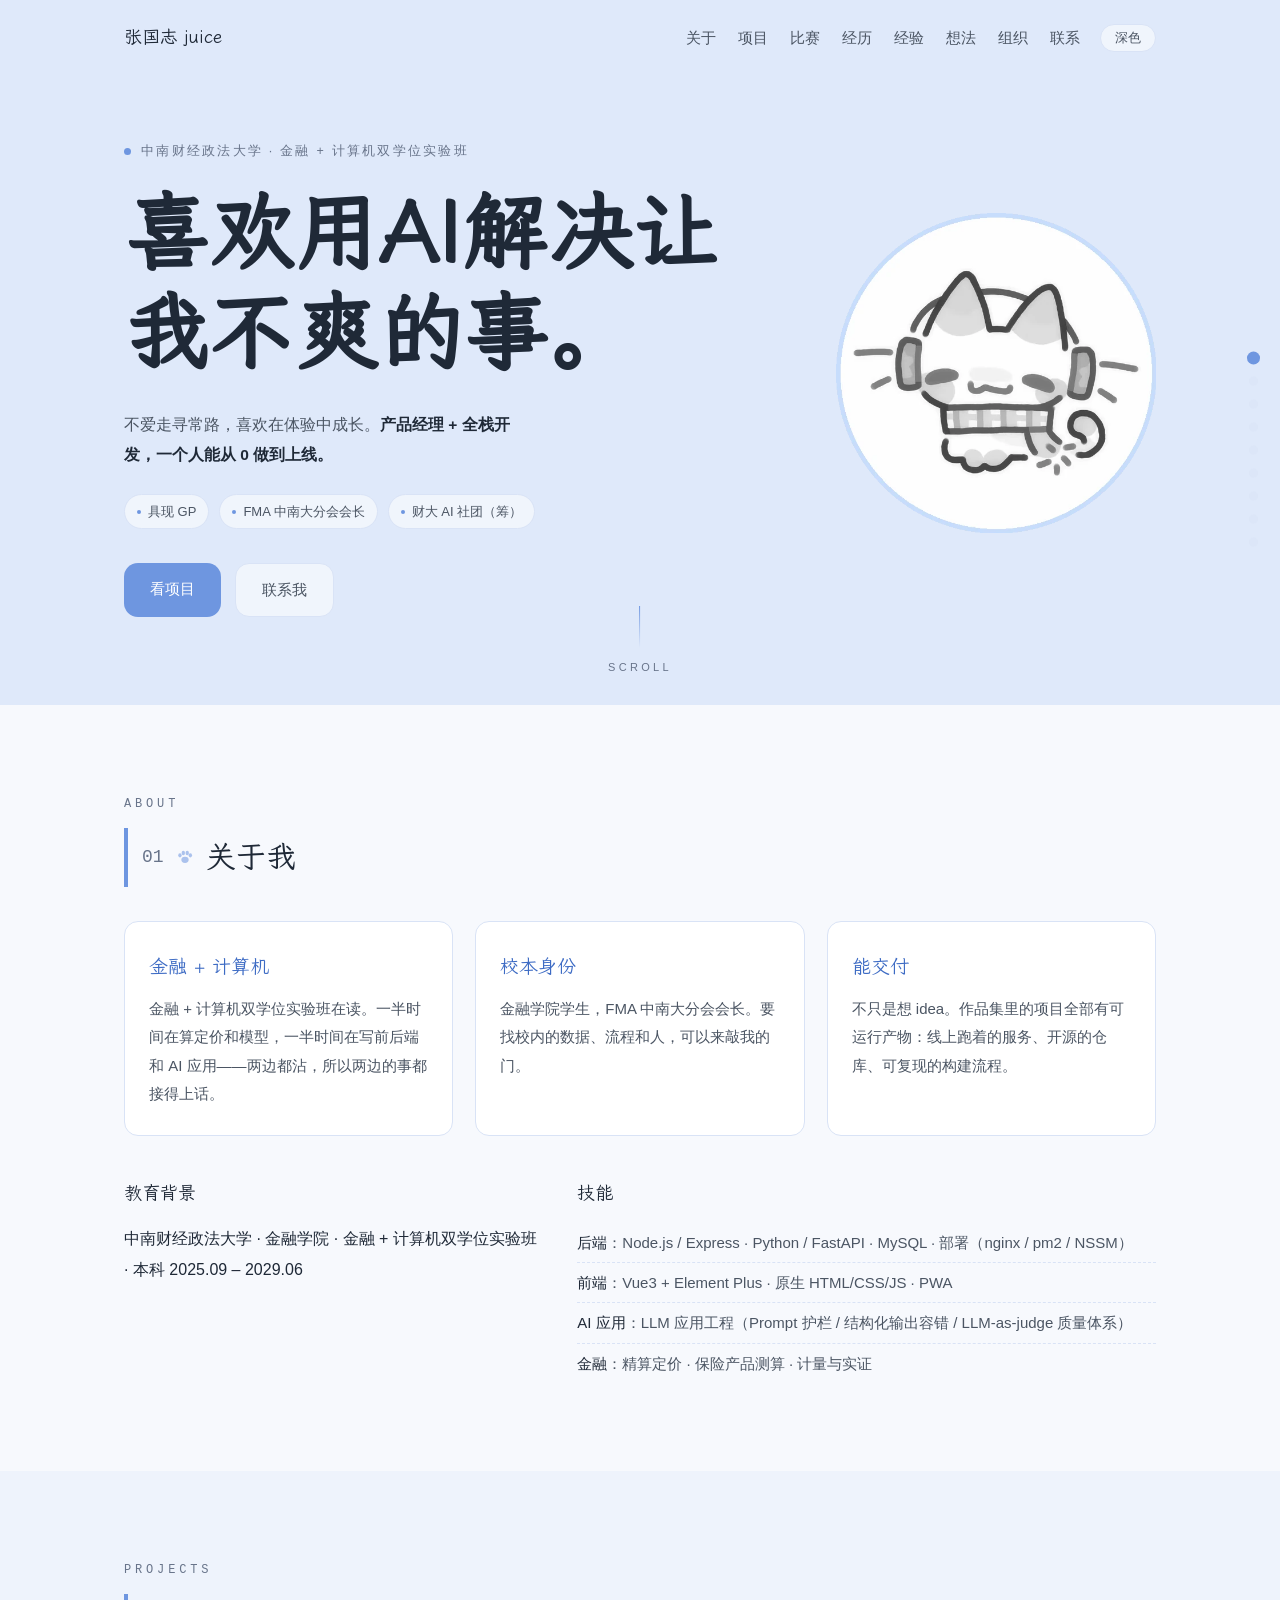
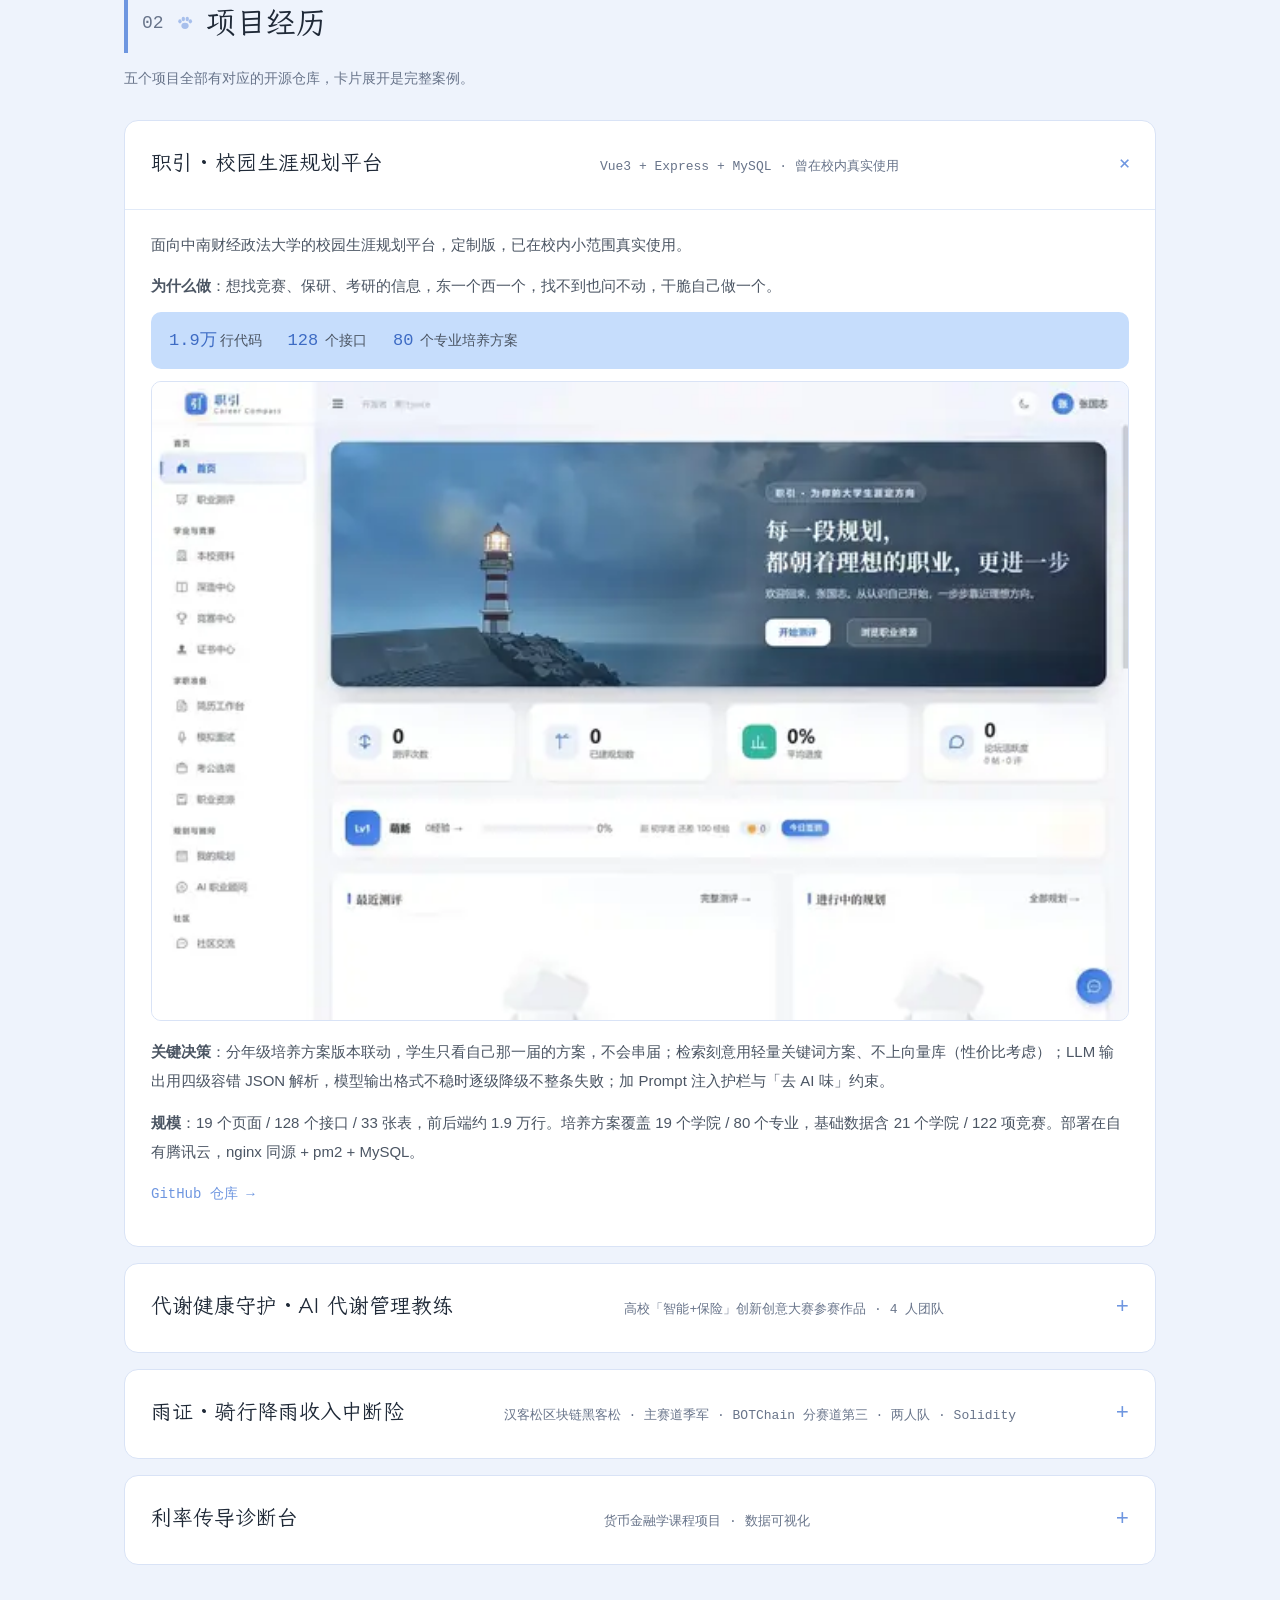
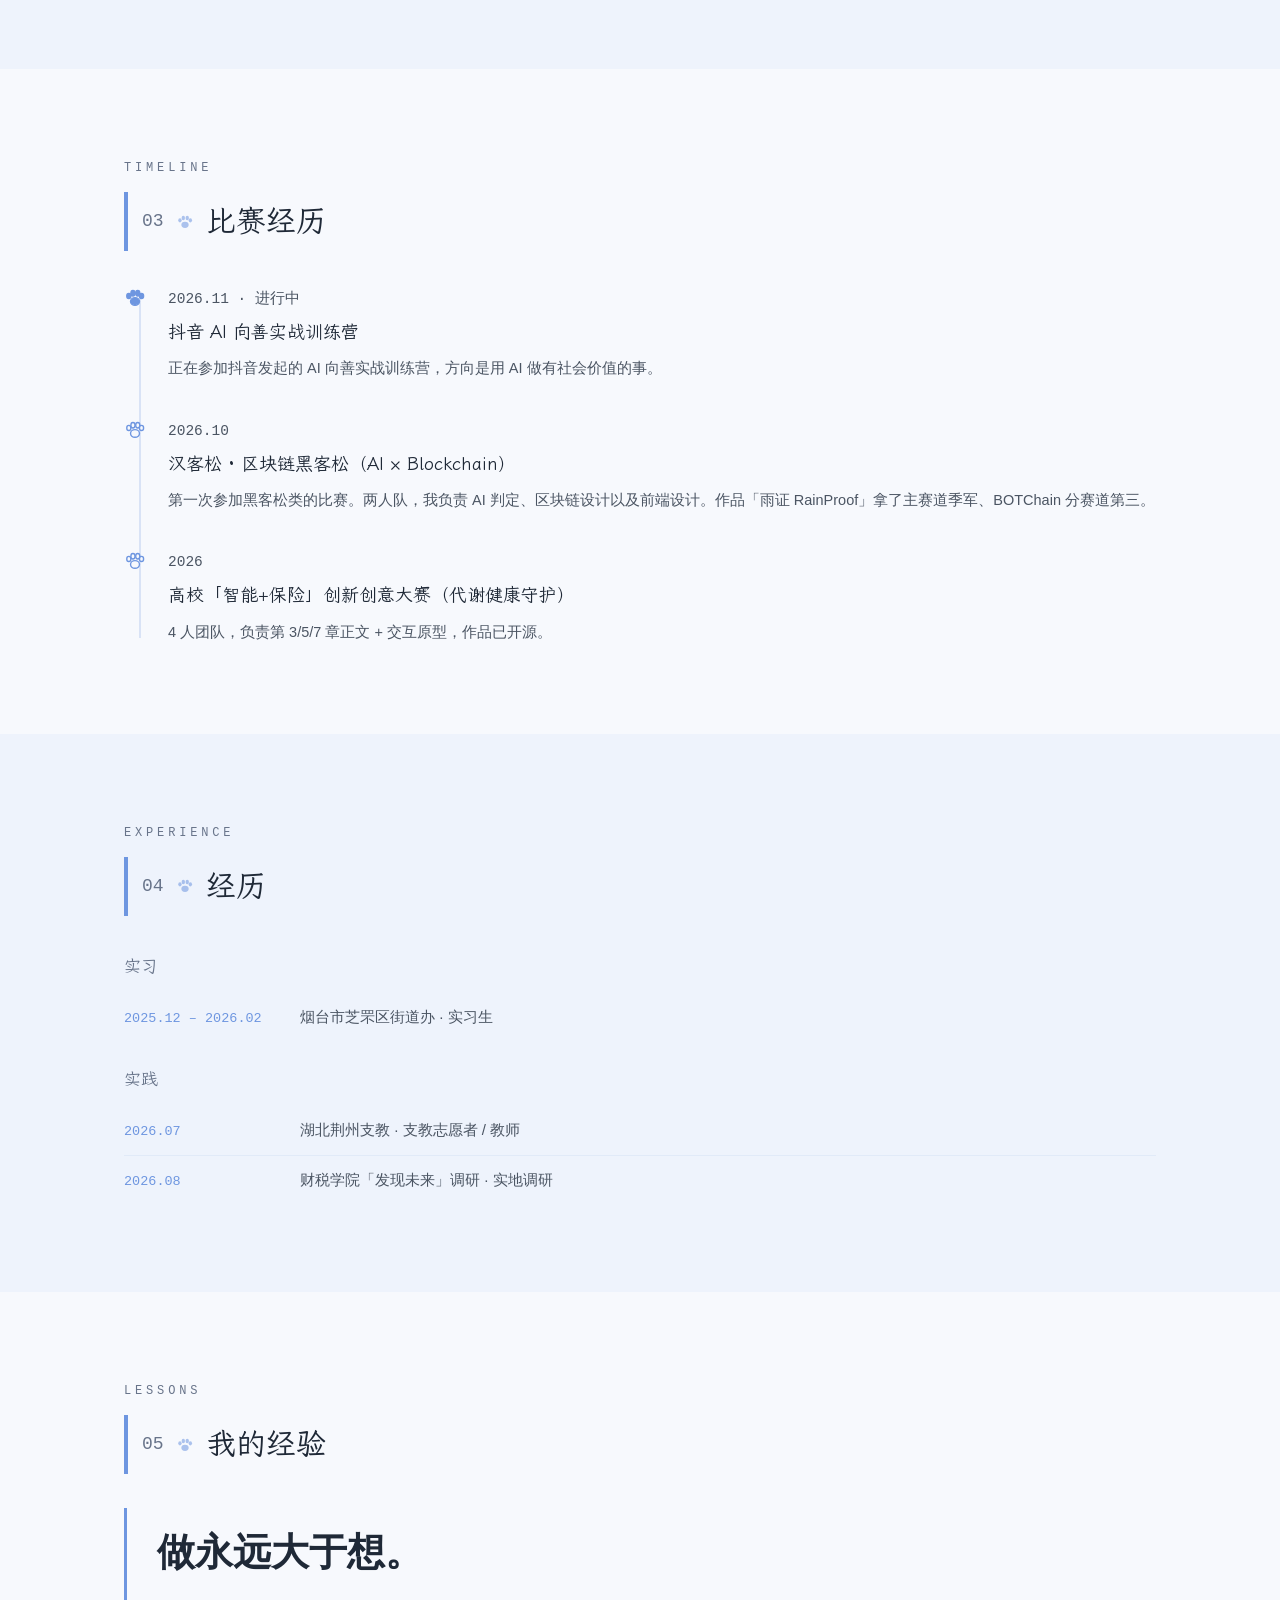
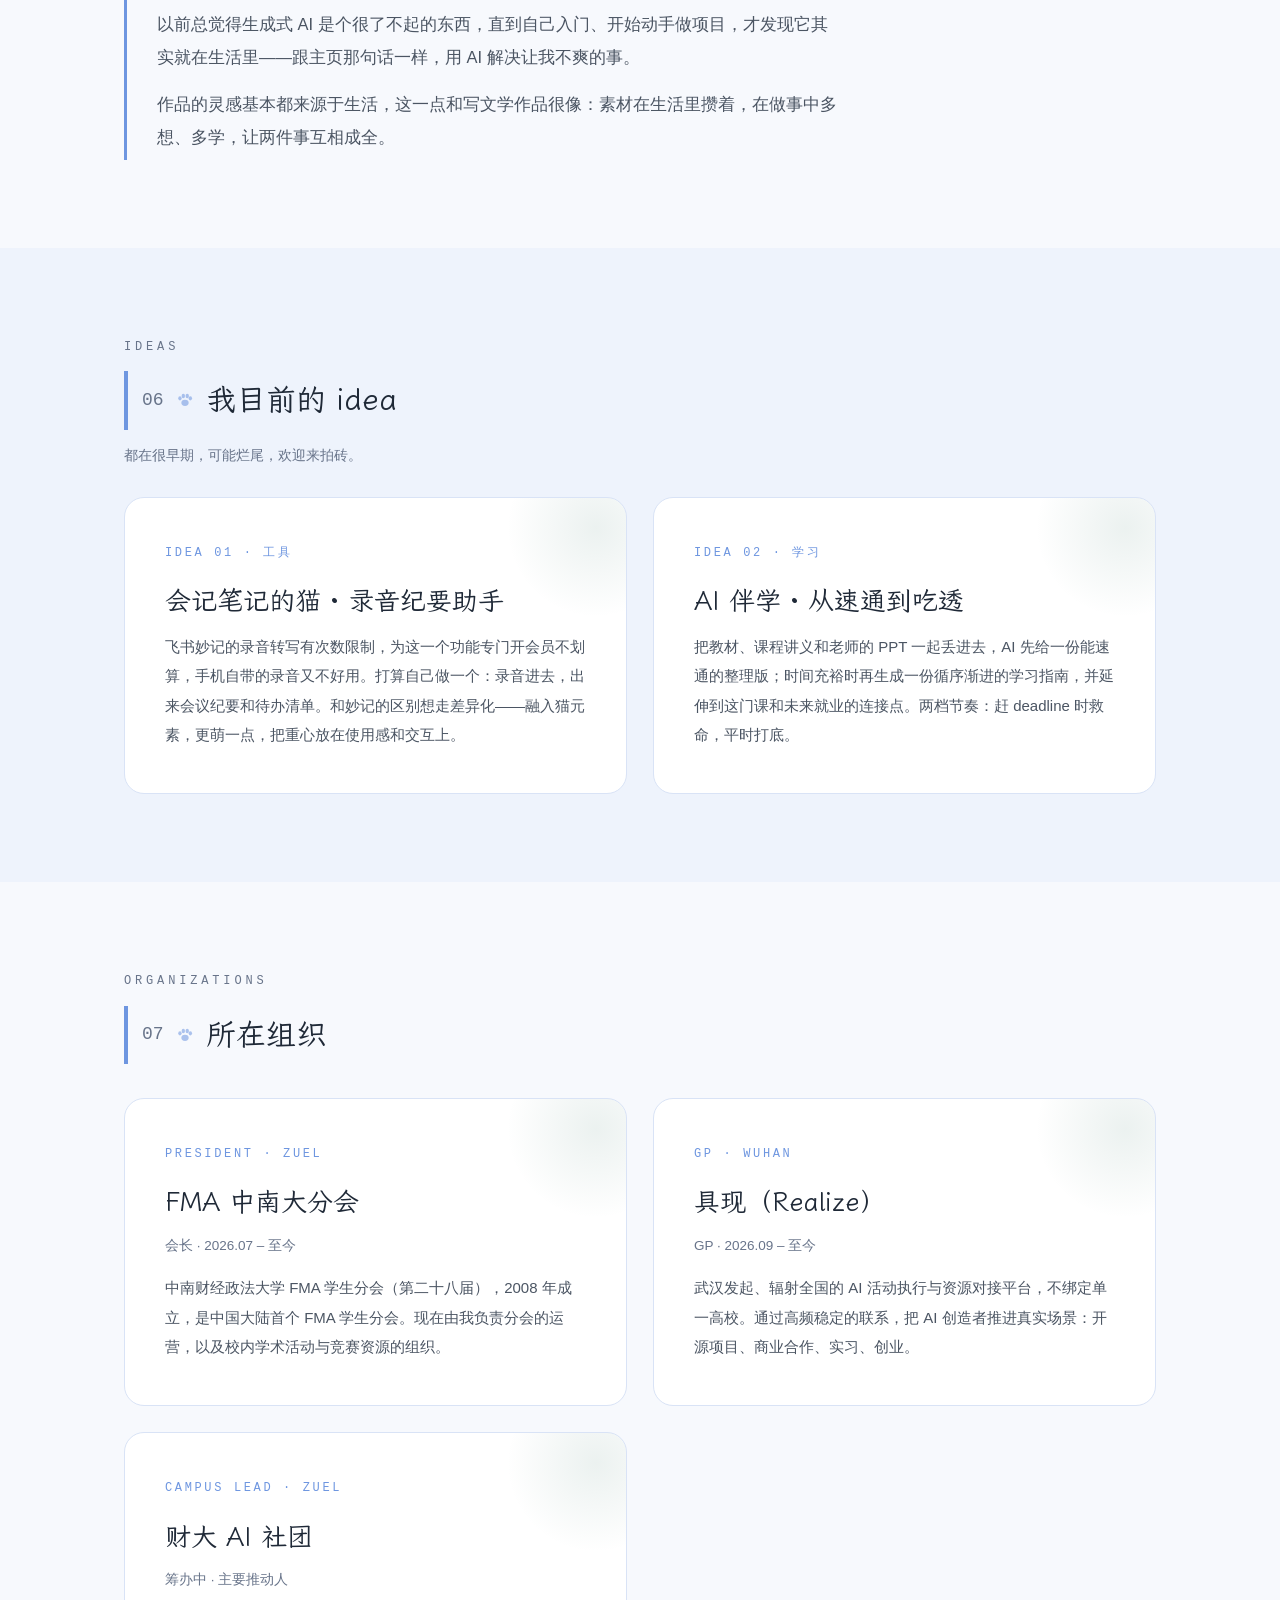
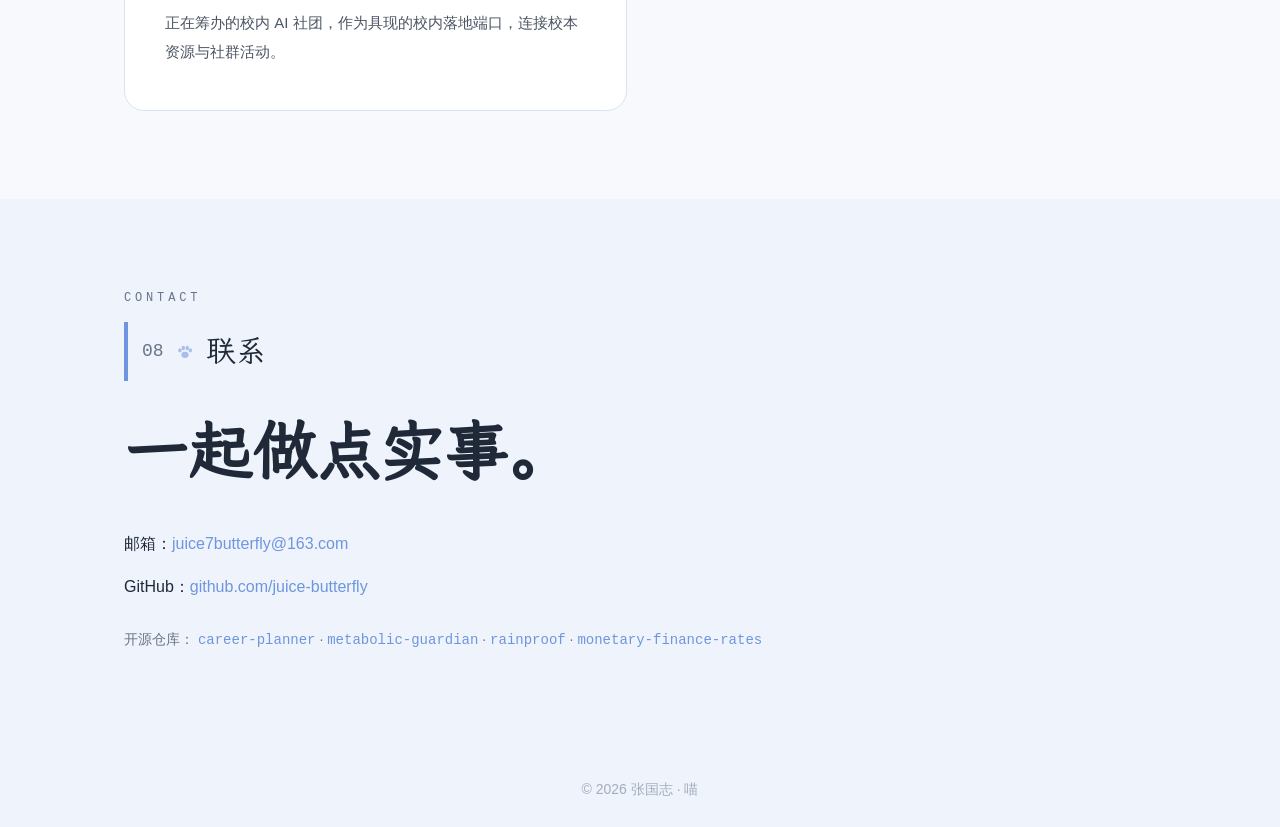
<file: index.html>
<!DOCTYPE html>
<html lang="zh-CN">
<head>
<meta charset="UTF-8">
<meta name="viewport" content="width=device-width, initial-scale=1.0">
<title>张国志 · 金融 × 计算机</title>
<meta name="description" content="张国志，中南财经政法大学金融 + 计算机双学位实验班 2025 级本科。产品经理 + 全栈开发，一个人能从 0 做到上线。金融 × 计算机，偏 AI 产品。">
<meta property="og:title" content="张国志 · 金融 × 计算机">
<meta property="og:description" content="喜欢用 AI 解决让我不爽的事。一个人能从 0 做到上线。">
<meta property="og:type" content="website">
<meta property="og:url" content="https://juice-butterfly.github.io/">
<meta property="og:image" content="https://juice-butterfly.github.io/assets/og/og-cover-2026.jpg">
<meta name="twitter:card" content="summary_large_image">
<link rel="icon" href="assets/favicon.svg" type="image/svg+xml">
<link rel="stylesheet" href="assets/css/site.css">
<link rel="preload" href="assets/fonts/lxgw-regular.css" as="style" onload="this.rel='stylesheet'">
<noscript><link rel="stylesheet" href="assets/fonts/lxgw-regular.css"></noscript>
<script>
/* 主题防闪：在渲染前定下 data-theme */
(function(){
  var t = null;
  try { t = localStorage.getItem('theme'); } catch(e){}
  try { t = new URLSearchParams(location.search).get('theme') || t; } catch(e){}
  if (!t) t = matchMedia('(prefers-color-scheme: dark)').matches ? 'dark' : 'light';
  document.documentElement.dataset.theme = t;
})();
</script>
<script type="application/ld+json">
{
  "@context": "https://schema.org",
  "@type": "Person",
  "name": "张国志",
  "alternateName": "juice",
  "description": "中南财经政法大学金融 + 计算机双学位实验班本科生，金融 × 计算机，产品经理 + 全栈开发",
  "alumniOf": { "@type": "CollegeOrUniversity", "name": "中南财经政法大学" },
  "url": "https://juice-butterfly.github.io/",
  "sameAs": [
    "https://github.com/juice-butterfly",
    "https://github.com/juice-butterfly/career-planner",
    "https://github.com/juice-butterfly/metabolic-guardian",
    "https://github.com/juice-butterfly/rainproof",
    "https://github.com/juice-butterfly/monetary-finance-rates"
  ]
}
</script>
</head>
<body>

<div class="progress" aria-hidden="true"><i id="progressBar"></i></div>

<header class="hero" id="top">
  <nav class="nav wrap" aria-label="站内导航">
    <span class="nav-brand">张国志 juice</span>
    <div class="nav-actions">
      <div class="nav-links">
        <a href="#about">关于</a>
        <a href="#work">项目</a>
        <a href="#awards">比赛</a>
        <a href="#experience">经历</a>
        <a href="#lessons">经验</a>
        <a href="#ideas">想法</a>
        <a href="#orgs">组织</a>
        <a href="#contact">联系</a>
      </div>
      <button class="theme-btn" id="themeBtn" type="button" aria-label="切换深色 / 浅色模式">深色</button>
    </div>
  </nav>
  <nav class="dots" aria-label="板块快捷导航">
    <a href="#top" aria-label="首页"></a>
    <a href="#about" aria-label="关于我"></a>
    <a href="#work" aria-label="项目经历"></a>
    <a href="#awards" aria-label="比赛经历"></a>
    <a href="#experience" aria-label="经历"></a>
    <a href="#lessons" aria-label="我的经验"></a>
    <a href="#ideas" aria-label="我目前的idea"></a>
    <a href="#orgs" aria-label="所在组织"></a>
    <a href="#contact" aria-label="联系"></a>
  </nav>
  <div class="wrap hero-inner">
    <div class="hero-text">
      <p class="hero-kicker">中南财经政法大学 · 金融 + 计算机双学位实验班</p>
      <h1>喜欢用 AI 解决让我不爽的事。</h1>
      <p class="hero-sub">不爱走寻常路，喜欢在体验中成长。<b>产品经理 + 全栈开发，一个人能从 0 做到上线。</b></p>
      <p class="hero-tags">
        <span>具现 GP</span><span>FMA 中南大分会会长</span><span>财大 AI 社团（筹）</span>
      </p>
      <div class="hero-actions">
        <a class="btn btn-primary" href="#work">看项目</a>
        <a class="btn btn-ghost" href="#contact">联系我</a>
      </div>
    </div>
    <div class="hero-art" aria-hidden="true">
      <img class="cat-hero" src="assets/img/cat-sticker.webp" alt="" width="560" height="560">
    </div>
  </div>
  <div class="scroll-hint" aria-hidden="true"><i></i>SCROLL</div>
</header>

<main>

<!-- SVG 爪印形状定义，全页复用 -->
<svg width="0" height="0" style="position:absolute" aria-hidden="true">
  <defs>
    <g id="paw-shape">
      <ellipse cx="32" cy="42" rx="13" ry="11"/>
      <ellipse cx="14" cy="26" rx="6" ry="7.5"/>
      <ellipse cx="26" cy="18" rx="6" ry="8"/>
      <ellipse cx="40" cy="18" rx="6" ry="8"/>
      <ellipse cx="51" cy="26" rx="6" ry="7.5"/>
    </g>
  </defs>
</svg>

<section id="about" class="wrap section">
    <p class="sec-eyebrow">ABOUT</p>
  <h2><span class="sec-num">01</span><svg class="paw-divider" viewBox="0 0 64 64" aria-hidden="true"><use href="#paw-shape"/></svg>关于我</h2>
  <div class="about-grid">
    <div class="asset-card">
      <h3>金融 + 计算机</h3>
      <p>金融 + 计算机双学位实验班在读。一半时间在算定价和模型，一半时间在写前后端和 AI 应用——两边都沾，所以两边的事都接得上话。</p>
    </div>
    <div class="asset-card">
      <h3>校本身份</h3>
      <p>金融学院学生，FMA 中南大分会会长。要找校内的数据、流程和人，可以来敲我的门。</p>
    </div>
    <div class="asset-card">
      <h3>能交付</h3>
      <p>不只是想 idea。作品集里的项目全部有可运行产物：线上跑着的服务、开源的仓库、可复现的构建流程。</p>
    </div>
  </div>
  <div class="about-cols">
    <div>
      <h3 class="sub">教育背景</h3>
      <p>中南财经政法大学 · 金融学院 · 金融 + 计算机双学位实验班 · 本科 2025.09 – 2029.06</p>
    </div>
    <div>
      <h3 class="sub">技能</h3>
      <ul class="skill-list">
        <li><strong>后端</strong>：Node.js / Express · Python / FastAPI · MySQL · 部署（nginx / pm2 / NSSM）</li>
        <li><strong>前端</strong>：Vue3 + Element Plus · 原生 HTML/CSS/JS · PWA</li>
        <li><strong>AI 应用</strong>：LLM 应用工程（Prompt 护栏 / 结构化输出容错 / LLM-as-judge 质量体系）</li>
        <li><strong>金融</strong>：精算定价 · 保险产品测算 · 计量与实证</li>
      </ul>
    </div>
  </div>
</section>

<section id="work" class="section section-alt">
  <div class="wrap">
        <p class="sec-eyebrow">PROJECTS</p>
    <h2><span class="sec-num">02</span><svg class="paw-divider" viewBox="0 0 64 64" aria-hidden="true"><use href="#paw-shape"/></svg>项目经历</h2>
    <p class="sec-note">五个项目全部有对应的开源仓库，卡片展开是完整案例。</p>

    <details class="proj" id="career-planner" open>
      <summary><h3>职引 · 校园生涯规划平台</h3><span class="proj-meta">Vue3 + Express + MySQL · 曾在校内真实使用</span></summary>
      <div class="proj-body">
        <p class="proj-tagline">面向中南财经政法大学的校园生涯规划平台，定制版，已在校内小范围真实使用。</p>
        <p><strong>为什么做</strong>：想找竞赛、保研、考研的信息，东一个西一个，找不到也问不动，干脆自己做一个。</p>
        <p class="proj-metrics"><span><strong>1.9万</strong>行代码</span><span><strong>128</strong> 个接口</span><span><strong>80</strong> 个专业培养方案</span></p>
        <figure class="proj-fig"><img src="assets/img/zhiyin-960.webp" srcset="assets/img/zhiyin-600.webp 600w, assets/img/zhiyin-960.webp 960w" sizes="(max-width:860px) calc(100vw - 48px), 700px" alt="职引平台首页截图" loading="lazy" width="960" height="626"></figure>
        <p><strong>关键决策</strong>：分年级培养方案版本联动，学生只看自己那一届的方案，不会串届；检索刻意用轻量关键词方案、不上向量库（性价比考虑）；LLM 输出用四级容错 JSON 解析，模型输出格式不稳时逐级降级不整条失败；加 Prompt 注入护栏与「去 AI 味」约束。</p>
        <p><strong>规模</strong>：19 个页面 / 128 个接口 / 33 张表，前后端约 1.9 万行。培养方案覆盖 19 个学院 / 80 个专业，基础数据含 21 个学院 / 122 项竞赛。部署在自有腾讯云，nginx 同源 + pm2 + MySQL。</p>
        <p class="proj-links"><a href="https://github.com/juice-butterfly/career-planner" rel="noopener">GitHub 仓库 →</a></p>
      </div>
    </details>

    <!-- 2026-11-11 隐藏：玄机阁旧版仓库已转私有，对外不展示
    <details class="proj" id="xuanjige">
      <summary><h3>玄机阁 · 中西合参命理应用</h3><span class="proj-meta">FastAPI + SSE 流式 · 自有服务器部署</span></summary>
      <div class="proj-body">
        <p class="proj-tagline">八字 + 吠陀占星组合解读的 Web 应用。核心诉求：结构化、按四柱分项的解读，拒绝笼统空话。</p>
        <p><strong>为什么做</strong>：有一阵子比较迷茫——刚好那时候有个喜欢的女孩，就更想把自己看清楚一点。以前迷茫的时候，我习惯算算命，这次干脆把它做成一个工具。</p>
        <p class="proj-metrics"><span><strong>3</strong> 种排盘模式</span><span><strong>7</strong> 个解读方向</span><span><strong>200</strong> 样本回归集</span></p>
        <figure class="proj-fig"><img src="assets/img/xuanji-960.webp" srcset="assets/img/xuanji-600.webp 600w, assets/img/xuanji-960.webp 960w" sizes="(max-width:860px) calc(100vw - 48px), 700px" alt="玄机阁排盘界面截图" loading="lazy" width="960" height="750"></figure>
        <p><strong>关键决策</strong>：排盘全部本地计算，不交给大模型——生克方向、夫妻宫这类易错项用确定性预计算后再喂给模型；三种模式（中式八字 / 西式印占 / 双盘合参，印占失败自动降级纯八字）；一次性临时密码 + 强制改密的账号体系；200 样本排盘回归集 + 六维度 LLM 裁判 + 六阶段部署门禁的质量体系。</p>
        <p><strong>规模</strong>：七个解读方向（家运 / 学业 / 事业 / 婚恋 / 健康 / 合婚 / 人际），邮箱注册 + 命理档案 + 9 类关系人档案，Supabase 云库。</p>
        <p class="proj-links"><a href="https://github.com/juice-butterfly/xuanjige" rel="noopener">GitHub 仓库 →</a></p>
      </div>
    </details>
    -->

    <details class="proj" id="metabolic-guardian">
      <summary><h3>代谢健康守护 · AI 代谢管理教练</h3><span class="proj-meta">高校「智能+保险」创新创意大赛参赛作品 · 4 人团队</span></summary>
      <div class="proj-body">
        <p class="proj-tagline">45–65 岁代谢综合征人群的特定疾病保险 + AI 代谢管理教练——把被传统核保拒之门外的人做成可计算、可定价、可干预的保险入口。</p>
        <p><strong>我的分工</strong>：4 人团队（金融学 × 金融数学），负责第 3/5/7 章正文（市场缺口 / AI 干预机制 / 合规论证）+ 交互原型。</p>
        <p><strong>关键决策</strong>：判定口径采用《中国糖尿病防治指南（2024 版）》；干预效果建模取 40%，比 RCT 的 51–58% 有意保守——远程 AI 干预没有同等级证据；合规红线严格卡服务成本 ≤ 净保费 20% 的监管要求。原型 v3.15 单文件 HTML，896 项回归断言全绿，手机端零溢出。</p>
        <p class="proj-metrics"><span><strong>896</strong> 项回归断言</span><span><strong>≤20%</strong> 服务成本合规红线</span><span><strong>40%</strong> 干预系数保守取值</span></p>
        <figure class="proj-fig"><img src="assets/img/khb-960.webp" srcset="assets/img/khb-600.webp 600w, assets/img/khb-960.webp 960w" sizes="(max-width:860px) calc(100vw - 48px), 700px" alt="代谢健康守护线上 Demo 首页" loading="lazy" width="960" height="570"></figure>
        <p class="proj-links"><a href="https://juice-butterfly.github.io/metabolic-guardian/" rel="noopener">在线 Demo →</a><a href="https://github.com/juice-butterfly/metabolic-guardian" rel="noopener">GitHub 仓库 →</a></p>
      </div>
    </details>

    <details class="proj" id="rainproof">
      <summary><h3>雨证 · 骑行降雨收入中断险</h3><span class="proj-meta">汉客松区块链黑客松 · 主赛道季军 · BOTChain 分赛道第三 · 两人队 · Solidity</span></summary>
      <div class="proj-body">
        <p class="proj-tagline">给外卖骑手的参数化降雨收入中断险：降雨量到达阈值自动触发赔付，收入中断有得算。</p>
        <p><strong>为什么做</strong>：骑手雨天单多、收入说断就断，出了事没人管。那就把这件事变成算得清的：降雨量到阈值，自动触发赔付。</p>
        <p><strong>我的分工</strong>：两人队，我负责 AI 判定、区块链设计以及前端设计。</p>
        <p class="proj-metrics"><span><strong>主赛道</strong>季军</span><span><strong>BOTChain</strong>分赛道第三</span><span><strong>483</strong> 项断言 · 17 道门禁</span><span><strong>2/3</strong> 多签 operator</span></p>
        <figure class="proj-fig"><img src="assets/img/rainproof-960.webp" srcset="assets/img/rainproof-600.webp 600w, assets/img/rainproof-960.webp 960w" sizes="(max-width:860px) calc(100vw - 48px), 700px" alt="雨证演示站：主网合约与保费档位" loading="lazy" width="960" height="640"></figure>
        <p><strong>关键决策</strong>：v3 主网合约（12 / 24 两档）+ 2/3 多签 operator；AI 判定用 canonical JSON 双哈希上链，第三方可复算；单文件演示站含链上核验台 + 17 道离线门禁 / 483 项断言。赛前基线打 tag，「赛前 / 赛期」边界靠 tag 说清。</p>
        <p><strong>说明</strong>：只做精算模型 + 产品原型验证，不宣称经营保险。这是我第一次参加黑客松类的比赛，赛前区块链零基础，赛期内从零走通了「合约部署 → 多签 operator → 链上证据链 → 核验台」。</p>
        <p class="proj-links"><a href="https://github.com/juice-butterfly/rainproof" rel="noopener">GitHub 仓库 →</a></p>
      </div>
    </details>

    <details class="proj" id="monetary-finance-rates">
      <summary><h3>利率传导诊断台</h3><span class="proj-meta">货币金融学课程项目 · 数据可视化</span></summary>
      <div class="proj-body">
        <p class="proj-tagline">货币金融学的利率章节，做成能动手玩的诊断台。</p>
        <p><strong>为什么做</strong>：老师课上讲到利率那一章，公式和传导链条光靠背很容易糊，就想着做一个和课本结合的工具，边学边用。</p>
        <p class="proj-metrics"><span><strong>4/4</strong> 传导链路诊断</span><span><strong>米什金</strong>口径框架</span><span><strong>0</strong> 依赖 · 单文件</span></p>
        <figure class="proj-fig"><img src="assets/img/rates-960.webp" srcset="assets/img/rates-600.webp 600w, assets/img/rates-960.webp 960w" sizes="(max-width:860px) calc(100vw - 48px), 700px" alt="利率传导诊断台：传导链条与参数控制面板" loading="lazy" width="960" height="696"></figure>
        <p><strong>关键决策</strong>：按米什金体系 + 中国教材的口径组织分析框架，覆盖到期收益率与债券定价、久期、费雪效应、利率的期限结构与风险结构；公式全部本地实时重算，参数面板拖动即时联动传导结果，零依赖单文件部署——这也是后来所有单文件演示站的原型。</p>
        <p class="proj-links"><a href="https://juice-butterfly.github.io/monetary-finance-rates/" rel="noopener">在线 Demo →</a><a href="https://github.com/juice-butterfly/monetary-finance-rates" rel="noopener">GitHub 仓库 →</a></p>
      </div>
    </details>

  </div>
</section>

<section id="awards" class="wrap section">
    <p class="sec-eyebrow">TIMELINE</p>
  <h2><span class="sec-num">03</span><svg class="paw-divider" viewBox="0 0 64 64" aria-hidden="true"><use href="#paw-shape"/></svg>比赛经历</h2>
  <ol class="timeline">
    <li class="tl-item tl-current">
      <div class="tl-paw" aria-hidden="true"><svg viewBox="0 0 64 64"><use href="#paw-shape"/></svg></div>
      <div class="tl-body">
        <p class="tl-date">2026.11 · 进行中</p>
        <h3>抖音 AI 向善实战训练营</h3>
        <p>正在参加抖音发起的 AI 向善实战训练营，方向是用 AI 做有社会价值的事。</p>
      </div>
    </li>
    <li class="tl-item">
      <div class="tl-paw" aria-hidden="true"><svg viewBox="0 0 64 64"><use href="#paw-shape"/></svg></div>
      <div class="tl-body">
        <p class="tl-date">2026.10</p>
        <h3>汉客松 · 区块链黑客松（AI × Blockchain）</h3>
        <p>第一次参加黑客松类的比赛。两人队，我负责 AI 判定、区块链设计以及前端设计。作品「雨证 RainProof」拿了主赛道季军、BOTChain 分赛道第三。</p>
      </div>
    </li>
    <li class="tl-item">
      <div class="tl-paw" aria-hidden="true"><svg viewBox="0 0 64 64"><use href="#paw-shape"/></svg></div>
      <div class="tl-body">
        <p class="tl-date">2026</p>
        <h3>高校「智能+保险」创新创意大赛（代谢健康守护）</h3>
        <p>4 人团队，负责第 3/5/7 章正文 + 交互原型，作品已开源。</p>
      </div>
    </li>
  </ol>
</section>

<section id="experience" class="section section-alt">
  <div class="wrap">
        <p class="sec-eyebrow">EXPERIENCE</p>
    <h2><span class="sec-num">04</span><svg class="paw-divider" viewBox="0 0 64 64" aria-hidden="true"><use href="#paw-shape"/></svg>经历</h2>
    <h3 class="exp-group">实习</h3>
    <ul class="exp-list">
      <li><span class="exp-date">2025.12 – 2026.02</span><span class="exp-what">烟台市芝罘区街道办 · 实习生</span></li>
    </ul>
    <h3 class="exp-group">实践</h3>
    <ul class="exp-list">
      <li><span class="exp-date">2026.07</span><span class="exp-what">湖北荆州支教 · 支教志愿者 / 教师</span></li>
      <li><span class="exp-date">2026.08</span><span class="exp-what">财税学院「发现未来」调研 · 实地调研</span></li>
    </ul>
  </div>
</section>

<section id="lessons" class="wrap section">
    <p class="sec-eyebrow">LESSONS</p>
  <h2><span class="sec-num">05</span><svg class="paw-divider" viewBox="0 0 64 64" aria-hidden="true"><use href="#paw-shape"/></svg>我的经验</h2>
  <div class="lesson-quote">
    <p class="big">做永远大于想。</p>
    <p>以前总觉得生成式 AI 是个很了不起的东西，直到自己入门、开始动手做项目，才发现它其实就在生活里——跟主页那句话一样，用 AI 解决让我不爽的事。</p>
    <p>作品的灵感基本都来源于生活，这一点和写文学作品很像：素材在生活里攒着，在做事中多想、多学，让两件事互相成全。</p>
  </div>
</section>

<section id="ideas" class="section section-alt">
  <div class="wrap">
        <p class="sec-eyebrow">IDEAS</p>
    <h2><span class="sec-num">06</span><svg class="paw-divider" viewBox="0 0 64 64" aria-hidden="true"><use href="#paw-shape"/></svg>我目前的 idea</h2>
    <p class="sec-note">都在很早期，可能烂尾，欢迎来拍砖。</p>
    <div class="org-grid">
      <article class="org-card">
        <p class="org-tag">Idea 01 · 工具</p>
        <h3>会记笔记的猫 · 录音纪要助手</h3>
        <p class="org-desc">飞书妙记的录音转写有次数限制，为这一个功能专门开会员不划算，手机自带的录音又不好用。打算自己做一个：录音进去，出来会议纪要和待办清单。和妙记的区别想走差异化——融入猫元素，更萌一点，把重心放在使用感和交互上。</p>
      </article>
      <article class="org-card">
        <p class="org-tag">Idea 02 · 学习</p>
        <h3>AI 伴学 · 从速通到吃透</h3>
        <p class="org-desc">把教材、课程讲义和老师的 PPT 一起丢进去，AI 先给一份能速通的整理版；时间充裕时再生成一份循序渐进的学习指南，并延伸到这门课和未来就业的连接点。两档节奏：赶 deadline 时救命，平时打底。</p>
      </article>
    </div>
  </div>
</section>

<section id="orgs" class="wrap section">
    <p class="sec-eyebrow">ORGANIZATIONS</p>
  <h2><span class="sec-num">07</span><svg class="paw-divider" viewBox="0 0 64 64" aria-hidden="true"><use href="#paw-shape"/></svg>所在组织</h2>
  <div class="org-grid">
    <article class="org-card">
      <p class="org-tag">President · ZUEL</p>
      <h3>FMA 中南大分会</h3>
      <p class="org-role">会长 · 2026.07 – 至今</p>
      <p class="org-desc">中南财经政法大学 FMA 学生分会（第二十八届），2008 年成立，是中国大陆首个 FMA 学生分会。现在由我负责分会的运营，以及校内学术活动与竞赛资源的组织。</p>
    </article>
    <article class="org-card">
      <p class="org-tag">GP · Wuhan</p>
      <h3>具现（Realize）</h3>
      <p class="org-role">GP · 2026.09 – 至今</p>
      <p class="org-desc">武汉发起、辐射全国的 AI 活动执行与资源对接平台，不绑定单一高校。通过高频稳定的联系，把 AI 创造者推进真实场景：开源项目、商业合作、实习、创业。</p>
    </article>
    <article class="org-card">
      <p class="org-tag">Campus Lead · ZUEL</p>
      <h3>财大 AI 社团</h3>
      <p class="org-role">筹办中 · 主要推动人</p>
      <p class="org-desc">正在筹办的校内 AI 社团，作为具现的校内落地端口，连接校本资源与社群活动。</p>
    </article>
  </div>
</section>

<section id="contact" class="section section-alt">
  <div class="wrap">
        <p class="sec-eyebrow">CONTACT</p>
    <h2><span class="sec-num">08</span><svg class="paw-divider" viewBox="0 0 64 64" aria-hidden="true"><use href="#paw-shape"/></svg>联系</h2>
    <p class="contact-big">一起做点实事。</p>
    <ul class="contact-list">
      <li>邮箱：<a href="mailto:juice7butterfly@163.com">juice7butterfly@163.com</a></li>
      <li>GitHub：<a href="https://github.com/juice-butterfly" rel="noopener">github.com/juice-butterfly</a></li>
    </ul>
    <p class="repo-line">开源仓库：
      <a href="https://github.com/juice-butterfly/career-planner" rel="noopener">career-planner</a> ·
      <a href="https://github.com/juice-butterfly/metabolic-guardian" rel="noopener">metabolic-guardian</a> ·
      <a href="https://github.com/juice-butterfly/rainproof" rel="noopener">rainproof</a> ·
      <a href="https://github.com/juice-butterfly/monetary-finance-rates" rel="noopener">monetary-finance-rates</a>
    </p>
  </div>
</section>

</main>

<footer class="footer">
  <div class="wrap">
    <p>© 2026 张国志 · 喵</p>
  </div>
</footer>

<script src="assets/js/site.js"></script>
</body>
</html>
</file>
<file: assets/css/site.css>
/* ============================================
   个人网站 · 设计令牌 + 基础布局
   暖纸底 + 低饱和猫色（猫眼青瓷绿 + 肉垫陶土）
   ============================================ */

:root{
  /* 冷白底 · 长春花蓝（2026-10-13 二次改版：用户指定 #C6DDFC） */
  --paper:#F7F9FD;  --paper-2:#EEF3FC;  --paper-3:#E1EAF8;
  --line:#D9E3F6;
  /* 冷黑墨字 */
  --ink:#1F2937;    --ink-2:#4B5563;    --ink-3:#68748A;
  /* 品牌蓝阶（变量名沿用，只改值）：soft=#C6DDFC（用户原图取色） */
  --jade:#6E96E0;   --jade-soft:#C6DDFC;  --jade-deep:#3D6BC4;
  /* 琥珀点缀（只在"当前状态/强调"出现） */
  --clay:#F0A860;   --clay-soft:#FBEEDD;
  /* 深色区（Hero / footer）：暗蓝紫夜 */
  --night:#223052;  --night-2:#1A2540;  --on-night:#EDF2FB;
  --radius:14px;    --wrap:1080px;
  --card:#FFFFFF;
  /* 字体：霞鹜文楷自托管前先回退系统栈 */
  --ff-heading:"LXGW WenKai","Kaiti SC","KaiTi",serif;
  --ff-body:"PingFang SC","Microsoft YaHei","Segoe UI",sans-serif;
  --ff-mono:ui-monospace,"Cascadia Mono","Consolas",monospace;
}

*{margin:0;padding:0;box-sizing:border-box}
html{scroll-behavior:smooth}
body{
  font-family:var(--ff-body);
  background:var(--paper);
  color:var(--ink);
  font-size:16px;
  line-height:1.95;
}
.wrap{max-width:var(--wrap);margin:0 auto;padding:0 24px}
a{color:var(--jade);text-decoration:none}
a:hover{text-decoration:underline}
mark.todo{
  background:var(--clay-soft);
  color:var(--clay);
  padding:0 .3em;
  border-radius:4px;
  font-size:.9em;
}

/* ---------- Hero（浅色区：淡长春花蓝） ---------- */
.hero{background:#DFE9FA;color:var(--ink);position:relative}
.nav{
  display:flex;justify-content:space-between;align-items:center;
  padding-top:20px;padding-bottom:20px;
}
.nav-brand{font-family:var(--ff-heading);font-size:18px;color:var(--ink)}
.nav-links{display:flex;gap:22px;flex-wrap:wrap}
.nav-actions{display:flex;align-items:center;gap:20px}
.nav-links a{color:var(--ink-2);font-size:15px;position:relative}
.nav-links a:hover{color:var(--ink);text-decoration:none}
.nav-links a.active{color:var(--jade-deep)}
.nav-links a.active::after{
  content:"";position:absolute;left:0;right:0;bottom:-6px;height:2px;
  background:var(--jade);border-radius:2px;
}
.theme-btn{
  font-family:var(--ff-body);font-size:13px;cursor:pointer;
  padding:4px 14px;border-radius:999px;
  border:1px solid var(--line);background:rgba(255,255,255,.55);color:var(--ink-2);
}
[data-theme="dark"] .theme-btn{background:rgba(255,255,255,.06)}
.hero-inner{
  display:grid;grid-template-columns:1fr auto;align-items:center;
  gap:40px;padding-top:64px;padding-bottom:88px;
}
.hero-inner>*{min-width:0}
.hero-kicker{display:flex;align-items:center;gap:10px;font-size:12.5px;
  letter-spacing:.18em;color:var(--ink-3);margin-bottom:22px;font-weight:500}
.hero-kicker::before{content:"";width:7px;height:7px;border-radius:50%;
  background:var(--jade);flex:none}
.hero h1{
  font-family:var(--ff-heading);font-weight:700;
  font-size:clamp(44px,11vw,84px);line-height:1.18;letter-spacing:.01em;
  margin-bottom:26px;text-wrap:balance;
}
.hero-tags{display:flex;gap:10px;flex-wrap:wrap;margin-bottom:34px}
.hero-tags span{
  font-size:13px;padding:4px 12px;border-radius:999px;
  border:1px solid var(--line);color:var(--ink-2);background:rgba(255,255,255,.55);
}
.hero-actions{display:flex;gap:14px}
.btn{
  display:inline-block;padding:11px 26px;border-radius:var(--radius);
  font-size:15px;transition:transform .15s ease;
}
.btn:hover{text-decoration:none;transform:translateY(-2px)}
.btn-primary{background:var(--jade);color:#fff}
.btn-ghost{border:1px solid var(--line);color:var(--ink-2);background:rgba(255,255,255,.55)}
.paw-hero{width:120px;height:120px;fill:none;stroke:var(--jade);stroke-width:2.5;opacity:.8}

/* 参考图贴纸猫：轻微上下浮动（reduced-motion 由全局规则关闭） */
.cat-hero{width:320px;height:auto;animation:cat-float 3.4s ease-in-out infinite alternate}
@keyframes cat-float{from{transform:translateY(0)}to{transform:translateY(-10px)}}
.hero-en{
  font-family:var(--ff-mono);font-size:.32em;font-weight:400;
  color:var(--jade);margin-left:16px;letter-spacing:.14em;vertical-align:middle;
}
.hero-tags span::before{content:"";width:4px;height:4px;border-radius:50%;
  background:var(--jade);flex:none}
.hero-sub{font-size:15.5px;line-height:1.95;color:var(--ink-2);margin-bottom:24px;max-width:26em}
.hero-sub b{color:var(--ink);font-weight:700}
.hero-tags span{display:inline-flex;align-items:center;gap:7px}

/* ---------- 滚动渐入（滚动叙事节奏；reduced-motion 由 JS 跳过 + 此处兜底） ---------- */
.reveal{opacity:0;transform:translateY(26px);transition:opacity .65s ease,transform .65s ease}
.reveal.in{opacity:1;transform:none}

/* ---------- 章节标题：左侧 4px 主色条 + 爪印分隔 ---------- */
.section{padding-block:88px}
.section-alt{background:var(--paper-2)}
.section h2{
  font-family:var(--ff-heading);font-weight:500;font-size:30px;
  border-left:4px solid var(--jade);
  padding-left:14px;margin-bottom:34px;
  display:flex;align-items:center;gap:12px;
}
.sec-num{font-family:var(--ff-mono);font-size:.6em;color:var(--ink-3);font-weight:400}
.paw-divider{width:18px;height:18px;fill:var(--jade);opacity:.55}
.sec-note{font-size:14px;color:var(--ink-3);margin:-22px 0 28px}

/* ---------- About ---------- */
.about-grid{display:grid;grid-template-columns:repeat(3,1fr);gap:22px;margin-bottom:40px}
.asset-card{
  background:var(--card);border:1px solid var(--line);border-radius:var(--radius);
  padding:26px 24px;
}
.asset-card h3{
  font-family:var(--ff-heading);font-weight:500;font-size:19px;
  color:var(--jade-deep);margin-bottom:10px;
}
.asset-card p{font-size:15px;color:var(--ink-2);line-height:1.9}
.about-cols{display:grid;grid-template-columns:1fr 1.4fr;gap:40px}
h3.sub{
  font-family:var(--ff-heading);font-weight:500;font-size:18px;
  margin-bottom:12px;color:var(--ink);
}
.skill-list{list-style:none}
.skill-list li{font-size:15px;color:var(--ink-2);padding:5px 0;border-bottom:1px dashed var(--line)}
.skill-list li:last-child{border-bottom:none}
.skill-list strong{color:var(--ink);font-weight:500}

/* ---------- 项目区：原生 details 卡片 ---------- */
.proj{
  background:var(--card);border:1px solid var(--line);border-radius:var(--radius);
  margin-bottom:16px;overflow:hidden;
}
.proj summary{
  list-style:none;cursor:pointer;
  padding:22px 26px;display:flex;justify-content:space-between;
  align-items:baseline;gap:18px;flex-wrap:wrap;
}
.proj summary::-webkit-details-marker{display:none}
.proj summary h3{
  font-family:var(--ff-heading);font-weight:500;font-size:21px;color:var(--ink);
}
.proj summary::after{
  content:"+";font-family:var(--ff-mono);font-size:22px;color:var(--jade);
  transition:transform .2s ease;
}
.proj[open] summary::after{transform:rotate(45deg)}
.proj-meta{font-size:13px;color:var(--ink-3);font-family:var(--ff-mono)}
.proj-body{padding:0 26px 26px;border-top:1px solid var(--paper-3);padding-top:20px}
.proj-tagline{color:var(--jade-deep);font-weight:500;margin-bottom:12px}
.proj-body p{font-size:15px;color:var(--ink-2);margin-bottom:12px}
.proj-links{margin-top:6px}
.proj-links a{font-family:var(--ff-mono);font-size:14px;margin-right:18px}
.proj-note{font-size:13px;color:var(--ink-3);margin-left:12px}
.proj-metrics{
  display:flex;gap:26px;flex-wrap:wrap;
  padding:12px 18px;margin:4px 0 16px;
  background:var(--jade-soft);border-radius:10px;
}
.proj-metrics span{font-size:13.5px;color:var(--ink-2)}
.proj-metrics strong{
  font-family:var(--ff-mono);font-size:17px;color:var(--jade-deep);
  font-weight:500;margin-right:3px;
}
.proj-fig{margin:6px 0 16px}
.proj-fig img{
  display:block;width:100%;height:auto;
  border:1px solid var(--line);border-radius:10px;
}

/* ---------- 比赛时间轴：爪印节点 ---------- */
.timeline{list-style:none;position:relative;padding-left:44px}
.timeline::before{
  content:"";position:absolute;left:15px;top:8px;bottom:8px;
  width:2px;background:var(--line);
}
.tl-item{position:relative;padding-bottom:34px}
.tl-item:last-child{padding-bottom:0}
.tl-paw{position:absolute;left:-44px;top:2px}
.tl-paw svg{width:22px;height:22px;fill:var(--paper);stroke:var(--jade);stroke-width:4}
.tl-current .tl-paw svg{fill:var(--jade)}
.tl-date{font-family:var(--ff-mono);font-size:13px;color:var(--clay);margin-bottom:2px}
.tl-body h3{
  font-family:var(--ff-heading);font-weight:500;font-size:18px;margin-bottom:4px;
}
.tl-body p{font-size:14.5px;color:var(--ink-2)}

/* ---------- 经历 ---------- */
.exp-group{
  font-family:var(--ff-heading);font-weight:500;font-size:17px;
  color:var(--ink-3);margin:22px 0 10px;
}
.exp-list{list-style:none}
.exp-list li{
  display:flex;gap:26px;align-items:baseline;
  padding:9px 0;border-bottom:1px solid var(--paper-3);
}
.exp-list li:last-child{border-bottom:none}
.exp-date{font-family:var(--ff-mono);font-size:13.5px;color:var(--jade);min-width:150px}
.exp-what{font-size:15px;color:var(--ink-2)}

/* ---------- 组织 eco-card ---------- */
.org-grid{display:grid;grid-template-columns:1fr 1fr;gap:26px}
.org-card{
  position:relative;overflow:hidden;
  background:var(--card);
  border:1px solid var(--line);border-radius:20px;
  padding:44px 40px;
  transition:transform .2s ease;
}
.org-card:hover{transform:translateY(-4px)}
.org-card::after{
  content:"";position:absolute;right:-60px;top:-60px;width:180px;height:180px;
  border-radius:50%;
  background:radial-gradient(circle,rgba(63,122,106,.10),transparent 70%);
  pointer-events:none;
}
.org-tag{
  font-family:var(--ff-mono);font-size:12px;color:var(--jade);
  letter-spacing:.22em;text-transform:uppercase;margin-bottom:12px;
}
.org-card h3{
  font-family:var(--ff-heading);font-weight:500;font-size:26px;margin-bottom:4px;
}
.org-role{font-size:13.5px;color:var(--ink-3);margin-bottom:14px}
.org-desc{font-size:15px;color:var(--ink-2);line-height:1.95}

/* ---------- 联系 + footer ---------- */
.contact-list{list-style:none;margin-bottom:18px}
.contact-list li{font-size:16px;padding:6px 0}
.repo-line{font-size:14px;color:var(--ink-3)}
.repo-line a{font-family:var(--ff-mono)}
.footer{background:var(--paper-2);color:var(--ink-3);padding:34px 0;text-align:center}
.footer p{opacity:.55;font-size:14px}

/* ---------- 响应式 ---------- */
@media (max-width:860px){
  .hero-inner{grid-template-columns:1fr;padding-top:44px;padding-bottom:88px}
  .hero-art{display:none}
  .about-grid,.about-cols,.org-grid{grid-template-columns:1fr}
  .org-card{padding:30px 26px}
  .exp-list li{flex-direction:column;gap:2px}
  /* 一模块一幕：每个板块至少撑满一屏，形成参照站的分段节奏 */
  .section{padding-block:64px;min-height:100vh;min-height:100svh}
  /* 窄屏收掉导航链接，只留品牌名 + 主题按钮（参照站做法） */
  .nav-links a{display:none}
}

/* ---------- 动效（移植自 reactbits / Awwwards 常见手法，原生实现） ---------- */
/* 1) 卡片聚光灯：光斑跟随鼠标 */
.proj{position:relative}
.proj::before{
  content:"";position:absolute;inset:0;border-radius:var(--radius);
  background:radial-gradient(420px circle at var(--mx,-200px) var(--my,-200px),
    rgba(110,150,224,.14), transparent 65%);
  opacity:0;transition:opacity .25s ease;pointer-events:none;
}
.proj:hover::before{opacity:1}
/* 2) 指标数字滚动：由 JS 逐帧改写，无 CSS */
/* 3) Hero 名字逐字浮现 */
.hero h1 .ch{display:inline-block;animation:ch-in .5s ease backwards}
@keyframes ch-in{
  from{opacity:0;transform:translateY(14px) rotate(4deg)}
  to{opacity:1;transform:none}
}

/* 4) 右侧圆点板块导航（借鉴参照站 #dots，桌面端显示） */
.dots{position:fixed;right:22px;top:50%;transform:translateY(-50%);z-index:60;
  display:flex;flex-direction:column;gap:14px}
.dots a{width:9px;height:9px;border-radius:50%;background:var(--line);
  opacity:.55;transition:all .25s ease;display:block}
.dots a:hover{opacity:1;transform:scale(1.3)}
.dots a.active{background:var(--jade);opacity:1;transform:scale(1.45)}
@media (max-width:1100px){
  .dots{display:none}
}
/* 5) Hero 底部滚动提示（借鉴参照站 scroll-hint 呼吸线） */
.scroll-hint{position:absolute;bottom:26px;left:50%;transform:translateX(-50%);
  display:flex;flex-direction:column;align-items:center;gap:9px;
  color:var(--ink-3);font-size:11px;letter-spacing:.3em;pointer-events:none}
.scroll-hint i{width:1px;height:42px;display:block;
  background:linear-gradient(var(--jade),transparent);
  animation:breathe 2.6s ease-in-out infinite}
@keyframes breathe{0%,100%{opacity:.25}50%{opacity:.9}}

/* 7) 经验大引言（05 我的经验） */
.lesson-quote{max-width:720px;border-left:3px solid var(--jade);padding:6px 0 6px 30px}
.lesson-quote .big{font-size:clamp(26px,3vw,38px);font-weight:700;color:var(--ink);margin-bottom:18px}
.lesson-quote p{font-size:16.5px;line-height:2;color:var(--ink-2);margin-bottom:14px}
.lesson-quote p:last-child{margin-bottom:0}

/* 9) 板块英文小标 + 联系区大字（借鉴参照站的分幕排版） */
.sec-eyebrow{font-size:12px;letter-spacing:.32em;color:var(--ink-3);
  text-transform:uppercase;margin-bottom:12px;font-family:var(--ff-mono,var(--ff-body))}
.contact-big{font-family:var(--ff-heading);font-weight:700;
  font-size:clamp(34px,7vw,64px);line-height:1.2;color:var(--ink);margin-bottom:30px}

/* 10) Hero 首屏渐进出现：kicker → 主句逐字 → 副文 → 标签逐个 → 按钮（借鉴参照站） */
.hero-kicker{animation:rise-in .55s ease .15s backwards}
.hero-sub{animation:rise-in .6s ease .85s backwards}
.hero-tags span{animation:rise-in .5s ease backwards}
.hero-tags span:nth-child(1){animation-delay:1.05s}
.hero-tags span:nth-child(2){animation-delay:1.15s}
.hero-tags span:nth-child(3){animation-delay:1.25s}
.hero-actions{animation:rise-in .6s ease 1.45s backwards}
@keyframes rise-in{from{opacity:0;transform:translateY(16px)}to{opacity:1;transform:none}}

/* ---------- 深色模式（data-theme="dark"，见 site.js） ---------- */
[data-theme="dark"]{
  --paper:#101828;   --paper-2:#161F35;  --paper-3:#1E2A45;
  --line:#2A3A5C;
  --ink:#E5EAF5;     --ink-2:#B7C2D8;    --ink-3:#7E8BA5;
  --jade:#6E96E0;    --jade-soft:#1D2B4A; --jade-deep:#9BB8F0;
  --clay:#F0A860;    --clay-soft:#3A2E1E;
  --night:#223052;   --night-2:#1A2540;  --on-night:#EDF2FB;
  --card:#182238;
}
[data-theme="dark"] .hero{background:#16203A}
[data-theme="dark"] .hero-tags span{background:rgba(255,255,255,.06)}
[data-theme="dark"] .btn-ghost{background:rgba(255,255,255,.06)}
[data-theme="dark"] .org-card::after{
  background:radial-gradient(circle,rgba(110,150,224,.16),transparent 70%);
}
[data-theme="dark"] .tl-paw svg{fill:#101828}
[data-theme="dark"] .footer{background:#0C1322;color:var(--ink-3)}
[data-theme="dark"] .proj-fig img{border-color:#2A3A5C}

/* 8) 顶部阅读进度条（借鉴参照站，滚动时从左到右涨满） */
.progress{position:fixed;top:0;left:0;right:0;height:3px;z-index:100;pointer-events:none}
.progress i{display:block;height:100%;width:0;
  background:linear-gradient(90deg,var(--jade),var(--clay));
  transition:width .12s linear}

/* ---------- 打印 / 动效偏好 ---------- */
@media print{
  .hero{background:#fff;color:#000}
  .nav,.hero-art,.hero-actions{display:none}
  details{display:block}
  .proj-body{display:block!important}
}
@media (prefers-reduced-motion:reduce){
  *{transition:none!important;animation:none!important}
  html{scroll-behavior:auto}
  .reveal{opacity:1;transform:none}
  .scroll-hint i{animation:none;opacity:.5}
}
</file>
<file: assets/fonts/lxgw-regular.css>
/* LXGW WenKai [4] */
@font-face {
  font-family: 'LXGW WenKai';
  font-style: normal;
  font-weight: 400;
  font-display: swap;
  src: url('./files/lxgwwenkai-regular-subset-4.woff2') format('woff2');
  unicode-range: U+1f1e9-1f1f5, U+1f1f7-1f1ff, U+1f21a, U+1f232, U+1f234-1f237, U+1f250-1f251, U+1f300, U+1f302-1f308, U+1f30a-1f311, U+1f315, U+1f319-1f320, U+1f324, U+1f327, U+1f32a, U+1f32c-1f32d, U+1f330-1f357, U+1f359-1f37e
}
/* LXGW WenKai [5] */
@font-face {
  font-family: 'LXGW WenKai';
  font-style: normal;
  font-weight: 400;
  font-display: swap;
  src: url('./files/lxgwwenkai-regular-subset-5.woff2') format('woff2');
  unicode-range: U+fee3, U+fef3, U+ff03-ff04, U+ff07, U+ff0a, U+ff17-ff19, U+ff1c-ff1d, U+ff20-ff3a, U+ff3c, U+ff3e-ff5b, U+ff5d, U+ff61-ff65, U+ff67-ff6a, U+ff6c, U+ff6f-ff78, U+ff7a-ff7d, U+ff80-ff84, U+ff86, U+ff89-ff8e, U+ff92, U+ff97-ff9b, U+ff9d-ff9f, U+ffe0-ffe4, U+ffe6, U+ffe9, U+ffeb, U+ffed, U+fffc, U+1f004, U+1f170-1f171, U+1f192-1f195, U+1f198-1f19a, U+1f1e6-1f1e8
}
/* LXGW WenKai [6] */
@font-face {
  font-family: 'LXGW WenKai';
  font-style: normal;
  font-weight: 400;
  font-display: swap;
  src: url('./files/lxgwwenkai-regular-subset-6.woff2') format('woff2');
  unicode-range: U+f0a7, U+f0b2, U+f0b7, U+f0c9, U+f0d8, U+f0da, U+f0dc-f0dd, U+f0e0, U+f0e6, U+f0eb, U+f0fc, U+f101, U+f104-f105, U+f107, U+f10b, U+f11b, U+f14b, U+f18a, U+f193, U+f1d6-f1d7, U+f244, U+f27a, U+f296, U+f2ae, U+f471, U+f4b3, U+f610-f611, U+f880-f881, U+f8ec, U+f8f5, U+f8ff, U+f901, U+f90a, U+f92c-f92d, U+f934, U+f937, U+f941, U+f965, U+f967, U+f969, U+f96b, U+f96f, U+f974, U+f978-f979, U+f97e, U+f981, U+f98a, U+f98e, U+f997, U+f99c, U+f9b2, U+f9b5, U+f9ba, U+f9be, U+f9ca, U+f9d0-f9d1, U+f9dd, U+f9e0-f9e1, U+f9e4, U+f9f7, U+fa00-fa01, U+fa08, U+fa0a, U+fa11, U+fb01-fb02, U+fdfc, U+fe0e, U+fe30-fe31, U+fe33-fe44, U+fe49-fe52, U+fe54-fe57, U+fe59-fe66, U+fe68-fe6b, U+fe8e, U+fe92-fe93, U+feae, U+feb8, U+fecb-fecc, U+fee0
}
/* LXGW WenKai [21] */
@font-face {
  font-family: 'LXGW WenKai';
  font-style: normal;
  font-weight: 400;
  font-display: swap;
  src: url('./files/lxgwwenkai-regular-subset-21.woff2') format('woff2');
  unicode-range: U+9f3d-9f3e, U+9f41, U+9f4a-9f4b, U+9f51-9f52, U+9f61-9f63, U+9f66-9f67, U+9f80-9f81, U+9f83, U+9f85-9f8d, U+9f90-9f91, U+9f94-9f96, U+9f98, U+9f9b-9f9c, U+9f9e, U+9fa0, U+9fa2, U+9ff4, U+a001, U+a007, U+a025, U+a046-a047, U+a057, U+a072, U+a078-a079, U+a083, U+a085, U+a100, U+a118, U+a132, U+a134, U+a1f4, U+a242, U+a4a6, U+a4aa, U+a4b0-a4b1, U+a4b3, U+a9c1-a9c2, U+ac00-ac01, U+ac04, U+ac08, U+ac10-ac11, U+ac13-ac16, U+ac19, U+ac1c-ac1d, U+ac24, U+ac70-ac71, U+ac74, U+ac77-ac78, U+ac80-ac81, U+ac83, U+ac8c, U+ac90, U+ac9f-aca0, U+aca8-aca9, U+acac, U+acb0, U+acbd, U+acc1, U+acc4, U+ace0-ace1, U+ace4, U+ace8, U+acf3, U+acf5, U+acfc-acfd, U+ad00, U+ad0c, U+ad11, U+ad1c, U+ad34, U+ad50, U+ad64, U+ad6c, U+ad70, U+ad74, U+ad7f, U+ad81, U+ad8c, U+adc0, U+adc8, U+addc, U+ade0, U+adf8-adf9, U+adfc, U+ae00, U+ae08-ae09, U+ae0b, U+ae30, U+ae34, U+ae38, U+ae40, U+ae4a, U+ae4c, U+ae54, U+ae68, U+aebc, U+aed8, U+af2c-af2d, U+af34
}
/* LXGW WenKai [22] */
@font-face {
  font-family: 'LXGW WenKai';
  font-style: normal;
  font-weight: 400;
  font-display: swap;
  src: url('./files/lxgwwenkai-regular-subset-22.woff2') format('woff2');
  unicode-range: U+9dfa, U+9e0a, U+9e11, U+9e1a, U+9e1e, U+9e20, U+9e22, U+9e28-9e2c, U+9e2e-9e33, U+9e35-9e3b, U+9e3e, U+9e40-9e44, U+9e46-9e4e, U+9e51, U+9e53, U+9e55-9e58, U+9e5a-9e5c, U+9e5e-9e63, U+9e66-9e6e, U+9e71, U+9e73, U+9e75, U+9e78-9e79, U+9e7c-9e7e, U+9e82, U+9e86-9e88, U+9e8b-9e8c, U+9e90-9e91, U+9e93, U+9e95, U+9e97, U+9e9d, U+9ea4-9ea5, U+9ea9-9eaa, U+9eb4-9eb5, U+9eb8-9eba, U+9ebc-9ebf, U+9ec3, U+9ec9, U+9ecd, U+9ed0, U+9ed2-9ed3, U+9ed5-9ed6, U+9ed9, U+9edc-9edd, U+9edf-9ee0, U+9ee2, U+9ee5, U+9ee7-9eea, U+9eef, U+9ef1, U+9ef3-9ef4, U+9ef6, U+9ef9, U+9efb-9efc, U+9efe, U+9f0b, U+9f0d, U+9f10, U+9f14, U+9f17, U+9f19, U+9f22, U+9f29, U+9f2c, U+9f2f, U+9f31, U+9f37, U+9f39
}
/* LXGW WenKai [23] */
@font-face {
  font-family: 'LXGW WenKai';
  font-style: normal;
  font-weight: 400;
  font-display: swap;
  src: url('./files/lxgwwenkai-regular-subset-23.woff2') format('woff2');
  unicode-range: U+9c3b, U+9c40, U+9c47-9c49, U+9c53, U+9c57, U+9c64, U+9c72, U+9c77-9c78, U+9c7b, U+9c7f-9c80, U+9c82-9c83, U+9c85-9c8c, U+9c8e-9c92, U+9c94-9c9b, U+9c9e-9ca3, U+9ca5-9ca7, U+9ca9, U+9cab, U+9cad-9cae, U+9cb1-9cb7, U+9cb9-9cbd, U+9cbf-9cc0, U+9cc3, U+9cc5-9cc7, U+9cc9-9cd1, U+9cd3-9cda, U+9cdc-9cdd, U+9cdf, U+9ce1-9ce3, U+9ce5, U+9ce9, U+9cee-9cef, U+9cf3-9cf4, U+9cf6, U+9cfc-9cfd, U+9d02, U+9d08-9d09, U+9d12, U+9d1b, U+9d1e, U+9d26, U+9d28, U+9d37, U+9d3b, U+9d3f, U+9d51, U+9d59, U+9d5c-9d5d, U+9d5f-9d61, U+9d6c, U+9d70, U+9d72, U+9d7a, U+9d7e, U+9d84, U+9d89, U+9d8f, U+9d92, U+9daf, U+9db4, U+9db8, U+9dbc, U+9dc4, U+9dc7, U+9dc9, U+9dd7, U+9ddf, U+9df2, U+9df9
}
/* LXGW WenKai [24] */
@font-face {
  font-family: 'LXGW WenKai';
  font-style: normal;
  font-weight: 400;
  font-display: swap;
  src: url('./files/lxgwwenkai-regular-subset-24.woff2') format('woff2');
  unicode-range: U+9a5f, U+9a62, U+9a65, U+9a69, U+9a6b, U+9a6e, U+9a75, U+9a77-9a7a, U+9a7d, U+9a80, U+9a83, U+9a85, U+9a87-9a8a, U+9a8d-9a8e, U+9a90, U+9a92-9a93, U+9a95-9a96, U+9a98-9a99, U+9a9b-9aa2, U+9aa5, U+9aa7, U+9aaf-9ab1, U+9ab5-9ab6, U+9ab9-9aba, U+9abc, U+9ac0-9ac4, U+9ac8, U+9acb-9acc, U+9ace-9acf, U+9ad1-9ad2, U+9ad9, U+9adf, U+9ae1, U+9ae3, U+9aea-9aeb, U+9aed-9aef, U+9af4, U+9af9, U+9afb, U+9b03-9b04, U+9b06, U+9b08, U+9b0d, U+9b0f-9b10, U+9b13, U+9b18, U+9b1a, U+9b1f, U+9b22-9b23, U+9b25, U+9b27-9b28, U+9b2a, U+9b2f, U+9b31-9b32, U+9b3b, U+9b43, U+9b46-9b49, U+9b4d-9b4e, U+9b51, U+9b56, U+9b58, U+9b5a, U+9b5c, U+9b5f, U+9b61-9b62, U+9b6f, U+9b77, U+9b80, U+9b88, U+9b8b, U+9b8e, U+9b91, U+9b9f-9ba0, U+9ba8, U+9baa-9bab, U+9bad-9bae, U+9bb0-9bb1, U+9bb8, U+9bc9-9bca, U+9bd3, U+9bd6, U+9bdb, U+9be8, U+9bf0-9bf1, U+9c02, U+9c10, U+9c15, U+9c24, U+9c2d, U+9c32, U+9c39
}
/* LXGW WenKai [25] */
@font-face {
  font-family: 'LXGW WenKai';
  font-style: normal;
  font-weight: 400;
  font-display: swap;
  src: url('./files/lxgwwenkai-regular-subset-25.woff2') format('woff2');
  unicode-range: U+98c8, U+98cf-98d6, U+98da-98db, U+98dd, U+98e1-98e2, U+98e7-98ea, U+98ec, U+98ee-98ef, U+98f2, U+98f4, U+98fc-98fe, U+9903, U+9905, U+9908, U+990a, U+990c-990d, U+9913-9914, U+9918, U+991a-991b, U+991e, U+9921, U+9928, U+992c, U+992e, U+9935, U+9938-9939, U+993d-993e, U+9945, U+994b-994c, U+9951-9952, U+9954-9955, U+9957, U+995e, U+9963, U+9966-9969, U+996b-996c, U+996f, U+9974-9975, U+9977-9979, U+997d-997e, U+9980-9981, U+9983-9984, U+9987, U+998a-998b, U+998d-9991, U+9993-9995, U+9997-9998, U+99a5, U+99ab-99ae, U+99b1, U+99b3-99b4, U+99bc, U+99bf, U+99c1, U+99c3-99c6, U+99cc, U+99d0, U+99d2, U+99d5, U+99db, U+99dd, U+99e1, U+99ed, U+99f1, U+99ff, U+9a01, U+9a03-9a04, U+9a0e-9a0f, U+9a11-9a13, U+9a19, U+9a1b, U+9a28, U+9a2b, U+9a30, U+9a32, U+9a37, U+9a40, U+9a45, U+9a4a, U+9a4d-9a4e, U+9a52, U+9a55, U+9a57, U+9a5a-9a5b
}
/* LXGW WenKai [26] */
@font-face {
  font-family: 'LXGW WenKai';
  font-style: normal;
  font-weight: 400;
  font-display: swap;
  src: url('./files/lxgwwenkai-regular-subset-26.woff2') format('woff2');
  unicode-range: U+972a, U+972d, U+9730, U+973d, U+9742, U+9744, U+9748-9749, U+9750-9751, U+975a-975c, U+9763, U+9765-9766, U+976c-976d, U+9773, U+9776, U+977a, U+977c, U+9784-9785, U+978e-978f, U+9791-9792, U+9794-9795, U+9798, U+979a, U+979e, U+97a3, U+97a5-97a6, U+97a8, U+97ab-97ac, U+97ae-97af, U+97b2, U+97b4, U+97c6, U+97cb-97cc, U+97d3, U+97d8, U+97dc, U+97e1, U+97ea-97eb, U+97ee, U+97fb, U+97fe-97ff, U+9801-9803, U+9805-9806, U+9808, U+980c, U+9810-9814, U+9817-9818, U+981e, U+9820-9821, U+9824, U+9828, U+982b-982d, U+9830, U+9834, U+9838-9839, U+983c, U+9846, U+984d-984f, U+9851-9852, U+9854-9855, U+9857-9858, U+985a-985b, U+9862-9863, U+9865, U+9867, U+986b, U+986f-9871, U+9877-9878, U+987c, U+9880, U+9883, U+9885, U+9889, U+988b-988f, U+9893-9895, U+9899-989b, U+989e-989f, U+98a1-98a2, U+98a5-98a7, U+98a9, U+98af, U+98b1, U+98b6, U+98ba, U+98be, U+98c3-98c4, U+98c6-98c7
}
/* LXGW WenKai [27] */
@font-face {
  font-family: 'LXGW WenKai';
  font-style: normal;
  font-weight: 400;
  font-display: swap;
  src: url('./files/lxgwwenkai-regular-subset-27.woff2') format('woff2');
  unicode-range: U+95b9-95ca, U+95cc-95cd, U+95d4-95d6, U+95d8, U+95e1-95e2, U+95e9, U+95f0-95f1, U+95f3, U+95f6, U+95fc, U+95fe-95ff, U+9602-9604, U+9606-960d, U+960f, U+9611-9613, U+9615-9617, U+9619-961b, U+961d, U+9621, U+9628, U+962f, U+963c-963e, U+9641-9642, U+9649, U+9654, U+965b-965f, U+9661, U+9663, U+9665, U+9667-9668, U+966c, U+9670, U+9672-9674, U+9678, U+967a, U+967d, U+9682, U+9685, U+9688, U+968a, U+968d-968e, U+9695, U+9697-9698, U+969e, U+96a0, U+96a3-96a4, U+96a8, U+96aa, U+96b0-96b1, U+96b3-96b4, U+96b7-96b9, U+96bb-96bd, U+96c9, U+96cb, U+96ce, U+96d1-96d2, U+96d6, U+96d9, U+96db-96dc, U+96de, U+96e0, U+96e3, U+96e9, U+96eb, U+96f0-96f2, U+96f9, U+96ff, U+9701-9702, U+9705, U+9708, U+970a, U+970e-970f, U+9711, U+9719, U+9727
}
/* LXGW WenKai [28] */
@font-face {
  font-family: 'LXGW WenKai';
  font-style: normal;
  font-weight: 400;
  font-display: swap;
  src: url('./files/lxgwwenkai-regular-subset-28.woff2') format('woff2');
  unicode-range: U+94e7-94ec, U+94ee-94f1, U+94f3, U+94f5, U+94f7, U+94f9, U+94fb-94fd, U+94ff, U+9503-9504, U+9506-9507, U+9509-950a, U+950d-950f, U+9511-9518, U+951a-9520, U+9522, U+9528-952d, U+9530-953a, U+953c-953f, U+9543-9546, U+9548-9550, U+9552-9555, U+9557-955b, U+955d-9568, U+956a-956d, U+9570-9574, U+9583, U+9586, U+9589, U+958e-958f, U+9591-9592, U+9594, U+9598-9599, U+959e-95a0, U+95a2-95a6, U+95a8-95b2, U+95b4, U+95b8
}
/* LXGW WenKai [29] */
@font-face {
  font-family: 'LXGW WenKai';
  font-style: normal;
  font-weight: 400;
  font-display: swap;
  src: url('./files/lxgwwenkai-regular-subset-29.woff2') format('woff2');
  unicode-range: U+9410-941a, U+941c-942b, U+942d-942e, U+9432-9433, U+9435, U+9438, U+943a, U+943e, U+9444, U+944a, U+9451-9452, U+945a, U+9462-9463, U+9465, U+9470-9487, U+948a-9492, U+9494-9498, U+949a, U+949c-949d, U+94a1, U+94a3-94a4, U+94a8, U+94aa-94ad, U+94af, U+94b2, U+94b4-94ba, U+94bc-94c0, U+94c4, U+94c6-94db, U+94de-94e6
}
/* LXGW WenKai [30] */
@font-face {
  font-family: 'LXGW WenKai';
  font-style: normal;
  font-weight: 400;
  font-display: swap;
  src: url('./files/lxgwwenkai-regular-subset-30.woff2') format('woff2');
  unicode-range: U+92b7, U+92b9, U+92c1, U+92c5-92c6, U+92c8, U+92cc, U+92d0, U+92d2, U+92e4, U+92ea, U+92ec-92ed, U+92f0, U+92f3, U+92f8, U+92fc, U+9304, U+9306, U+9310, U+9312, U+9315, U+9318, U+931a, U+931e, U+9320-9322, U+9324, U+9326-9329, U+932b-932c, U+932f, U+9331-9332, U+9335-9336, U+933e, U+9340-9341, U+934a-9360, U+9362-9363, U+9365-936b, U+936e, U+9375, U+937e, U+9382, U+938a, U+938c, U+938f, U+9393-9394, U+9396-9397, U+939a, U+93a2, U+93a7, U+93ac-93cd, U+93d0-93d1, U+93d6-93d8, U+93de-93df, U+93e1-93e2, U+93e4, U+93f8, U+93fb, U+93fd, U+940e-940f
}
/* LXGW WenKai [31] */
@font-face {
  font-family: 'LXGW WenKai';
  font-style: normal;
  font-weight: 400;
  font-display: swap;
  src: url('./files/lxgwwenkai-regular-subset-31.woff2') format('woff2');
  unicode-range: U+914c, U+914e-9150, U+9154, U+9157, U+915a, U+915d-915e, U+9161-9164, U+9169, U+9170, U+9172, U+9174, U+9179-917a, U+917d-917e, U+9182-9183, U+9185, U+918c-918d, U+9190-9191, U+919a, U+919c, U+91a1-91a4, U+91a8, U+91aa-91af, U+91b4-91b5, U+91b8, U+91ba, U+91be, U+91c0-91c1, U+91c6, U+91c8, U+91cb, U+91d0, U+91d2, U+91d7-91d8, U+91dd, U+91e3, U+91e6-91e7, U+91ed, U+91f0, U+91f5, U+91f9, U+9200, U+9205, U+9207-920a, U+920d-920e, U+9210, U+9214-9215, U+921c, U+921e, U+9221, U+9223-9227, U+9229-922a, U+922d, U+9234-9235, U+9237, U+9239-923a, U+923c-9240, U+9244-9246, U+9249, U+924e-924f, U+9251, U+9253, U+9257, U+925b, U+925e, U+9262, U+9264-9266, U+9268, U+926c, U+926f, U+9271, U+927b, U+927e, U+9280, U+9283, U+9285-928a, U+928e, U+9291, U+9293, U+9296, U+9298, U+929c-929d, U+92a8, U+92ab-92ae, U+92b3, U+92b6
}
/* LXGW WenKai [32] */
@font-face {
  font-family: 'LXGW WenKai';
  font-style: normal;
  font-weight: 400;
  font-display: swap;
  src: url('./files/lxgwwenkai-regular-subset-32.woff2') format('woff2');
  unicode-range: U+8fe2-8fe5, U+8fe8-8fe9, U+8fee, U+8ff3-8ff4, U+8ff8, U+8ffa, U+9004, U+900b, U+9011, U+9015-9016, U+901e, U+9021, U+9026, U+902d, U+902f, U+9031, U+9035-9036, U+9039-903a, U+9041, U+9044-9046, U+904a, U+904f-9052, U+9054-9055, U+9058-9059, U+905b-905e, U+9060-9062, U+9068-9069, U+906f, U+9072, U+9074, U+9076-907a, U+907c-907d, U+9081, U+9083, U+9085, U+9087-908b, U+908f, U+9095, U+9097, U+9099-909b, U+909d, U+90a0-90a1, U+90a8-90a9, U+90ac, U+90b0, U+90b2-90b4, U+90b6, U+90b8, U+90ba, U+90bd-90be, U+90c3-90c5, U+90c7-90c8, U+90cf-90d0, U+90d3, U+90d5, U+90d7, U+90da-90dc, U+90de, U+90e2, U+90e4, U+90e6-90e7, U+90ea-90eb, U+90ef, U+90f4-90f5, U+90f7, U+90fe-9100, U+9104, U+9109, U+910c, U+9112, U+9114-9115, U+9118, U+911c, U+911e, U+9120, U+9122-9123, U+9127, U+912d, U+912f-9132, U+9139-913a, U+9143, U+9146, U+9149-914a
}
/* LXGW WenKai [33] */
@font-face {
  font-family: 'LXGW WenKai';
  font-style: normal;
  font-weight: 400;
  font-display: swap;
  src: url('./files/lxgwwenkai-regular-subset-33.woff2') format('woff2');
  unicode-range: U+8e2d-8e31, U+8e34-8e35, U+8e39-8e3a, U+8e3d, U+8e40-8e42, U+8e47, U+8e49-8e4b, U+8e50-8e53, U+8e59-8e5a, U+8e5f-8e60, U+8e64, U+8e69, U+8e6c, U+8e70, U+8e74, U+8e76, U+8e7a-8e7c, U+8e7f, U+8e84-8e85, U+8e87, U+8e89, U+8e8b, U+8e8d, U+8e8f-8e90, U+8e94, U+8e99, U+8e9c, U+8e9e, U+8eaa, U+8eac, U+8eb0, U+8eb6, U+8ec0, U+8ec6, U+8eca-8ece, U+8ed2, U+8eda, U+8edf, U+8ee2, U+8eeb, U+8ef8, U+8efb-8efe, U+8f03, U+8f09, U+8f0b, U+8f12-8f15, U+8f1b, U+8f1d, U+8f1f, U+8f29-8f2a, U+8f2f, U+8f36, U+8f38, U+8f3b, U+8f3e-8f3f, U+8f44-8f45, U+8f49, U+8f4d-8f4e, U+8f5f, U+8f6b, U+8f6d, U+8f71-8f73, U+8f75-8f76, U+8f78-8f7a, U+8f7c, U+8f7e, U+8f81-8f82, U+8f84, U+8f87, U+8f8a-8f8b, U+8f8d-8f8f, U+8f94-8f95, U+8f97-8f9a, U+8fa6, U+8fad-8faf, U+8fb2, U+8fb5-8fb7, U+8fba-8fbc, U+8fbf, U+8fc2, U+8fcb, U+8fcd, U+8fd3, U+8fd5, U+8fd7, U+8fda
}
/* LXGW WenKai [34] */
@font-face {
  font-family: 'LXGW WenKai';
  font-style: normal;
  font-weight: 400;
  font-display: swap;
  src: url('./files/lxgwwenkai-regular-subset-34.woff2') format('woff2');
  unicode-range: U+8caf-8cb0, U+8cb3-8cb4, U+8cb6-8cb9, U+8cbb-8cbd, U+8cbf-8cc4, U+8cc7-8cc8, U+8cca, U+8ccd, U+8cd1, U+8cd3, U+8cdb-8cdc, U+8cde, U+8ce0, U+8ce2-8ce4, U+8ce6-8ce8, U+8cea, U+8ced, U+8cf4, U+8cf8, U+8cfa, U+8cfc-8cfd, U+8d04-8d05, U+8d07-8d08, U+8d0a, U+8d0d, U+8d0f, U+8d13-8d14, U+8d16, U+8d1b, U+8d20, U+8d2e, U+8d30, U+8d32-8d33, U+8d36, U+8d3b, U+8d3d, U+8d40, U+8d42-8d43, U+8d45-8d46, U+8d48-8d4a, U+8d4d, U+8d51, U+8d53, U+8d55, U+8d59, U+8d5c-8d5d, U+8d5f, U+8d61, U+8d66-8d67, U+8d6a, U+8d6d, U+8d71, U+8d73, U+8d84, U+8d90-8d91, U+8d94-8d95, U+8d99, U+8da8, U+8daf, U+8db1, U+8db5, U+8db8, U+8dba, U+8dbc, U+8dbf, U+8dc2, U+8dc4, U+8dc6, U+8dcb, U+8dce-8dcf, U+8dd6-8dd7, U+8dda-8ddb, U+8dde, U+8de1, U+8de3-8de4, U+8de9, U+8deb-8dec, U+8df0-8df1, U+8df6-8dfd, U+8e05, U+8e07, U+8e09-8e0a, U+8e0c, U+8e0e, U+8e10, U+8e14, U+8e1d-8e1f, U+8e23, U+8e26, U+8e2b-8e2c
}
/* LXGW WenKai [35] */
@font-face {
  font-family: 'LXGW WenKai';
  font-style: normal;
  font-weight: 400;
  font-display: swap;
  src: url('./files/lxgwwenkai-regular-subset-35.woff2') format('woff2');
  unicode-range: U+8b5e, U+8b60, U+8b6c, U+8b6f-8b70, U+8b72, U+8b74, U+8b77, U+8b7d, U+8b80, U+8b83, U+8b8a, U+8b8c, U+8b90, U+8b93, U+8b99-8b9a, U+8ba0, U+8ba3, U+8ba5-8ba7, U+8baa-8bac, U+8bb3-8bb5, U+8bb7, U+8bb9, U+8bc2-8bc3, U+8bc5, U+8bcb-8bcc, U+8bce-8bd0, U+8bd2-8bd4, U+8bd6, U+8bd8-8bd9, U+8bdc, U+8bdf, U+8be3-8be4, U+8be7-8be9, U+8beb-8bec, U+8bee, U+8bf0, U+8bf2-8bf3, U+8bf6, U+8bf9, U+8bfc-8bfd, U+8bff-8c00, U+8c02, U+8c04, U+8c06-8c07, U+8c0c, U+8c0f, U+8c11-8c12, U+8c14-8c1b, U+8c1d-8c21, U+8c24-8c25, U+8c27, U+8c2a-8c2c, U+8c2e-8c30, U+8c32-8c36, U+8c3f, U+8c47-8c4c, U+8c4e-8c50, U+8c54-8c56, U+8c62, U+8c68, U+8c6c, U+8c73, U+8c78, U+8c7a, U+8c82, U+8c85, U+8c89-8c8a, U+8c8d-8c8e, U+8c90, U+8c93-8c94, U+8c98, U+8c9d-8c9e, U+8ca0-8ca2, U+8ca7-8cac
}
/* LXGW WenKai [36] */
@font-face {
  font-family: 'LXGW WenKai';
  font-style: normal;
  font-weight: 400;
  font-display: swap;
  src: url('./files/lxgwwenkai-regular-subset-36.woff2') format('woff2');
  unicode-range: U+8a02-8a03, U+8a07-8a0a, U+8a0e-8a0f, U+8a13, U+8a15-8a18, U+8a1a-8a1b, U+8a1d, U+8a1f, U+8a22-8a23, U+8a25, U+8a2b, U+8a2d, U+8a31, U+8a33-8a34, U+8a36-8a38, U+8a3a, U+8a3c, U+8a3e, U+8a40-8a41, U+8a46, U+8a48, U+8a50, U+8a52, U+8a54-8a55, U+8a58, U+8a5b, U+8a5d-8a63, U+8a66, U+8a69-8a6b, U+8a6d-8a6e, U+8a70, U+8a72-8a73, U+8a7a, U+8a85, U+8a87, U+8a8a, U+8a8c-8a8d, U+8a90-8a92, U+8a95, U+8a98, U+8aa0-8aa1, U+8aa3-8aa6, U+8aa8-8aa9, U+8aac-8aae, U+8ab0, U+8ab2, U+8ab8-8ab9, U+8abc, U+8abe-8abf, U+8ac7, U+8acf, U+8ad2, U+8ad6-8ad7, U+8adb-8adc, U+8adf, U+8ae1, U+8ae6-8ae8, U+8aeb, U+8aed-8aee, U+8af1, U+8af3-8af4, U+8af7-8af8, U+8afa, U+8afe, U+8b00-8b02, U+8b07, U+8b0a, U+8b0c, U+8b0e, U+8b10, U+8b17, U+8b19, U+8b1b, U+8b1d, U+8b20-8b21, U+8b26, U+8b28, U+8b2c, U+8b33, U+8b39, U+8b3e-8b3f, U+8b41, U+8b45, U+8b49, U+8b4c, U+8b4f, U+8b57-8b58, U+8b5a, U+8b5c
}
/* LXGW WenKai [37] */
@font-face {
  font-family: 'LXGW WenKai';
  font-style: normal;
  font-weight: 400;
  font-display: swap;
  src: url('./files/lxgwwenkai-regular-subset-37.woff2') format('woff2');
  unicode-range: U+8869-886a, U+886e-886f, U+8872, U+8879, U+887d-887f, U+8882, U+8884-8886, U+8888, U+888f, U+8892-8893, U+889b, U+88a2, U+88a4, U+88a6, U+88a8, U+88aa, U+88ae, U+88b1, U+88b4, U+88b7, U+88bc, U+88c0, U+88c6-88c9, U+88ce-88cf, U+88d1-88d3, U+88d8, U+88db-88dd, U+88df, U+88e1-88e3, U+88e5, U+88e8, U+88ec, U+88f0-88f1, U+88f3-88f4, U+88fc-88fe, U+8900, U+8902, U+8906-8907, U+8909-890c, U+8912-8915, U+8918-891b, U+8921, U+8925, U+892b, U+8930, U+8932, U+8934, U+8936, U+893b, U+893d, U+8941, U+894c, U+8955-8956, U+8959, U+895c, U+895e-8960, U+8966, U+896a, U+896c, U+896f-8970, U+8972, U+897b, U+897e, U+8980, U+8983, U+8985, U+8987-8988, U+898c, U+898f, U+8993, U+8997, U+899a, U+89a1, U+89a7, U+89a9-89aa, U+89b2-89b3, U+89b7, U+89c0, U+89c7, U+89ca-89cc, U+89ce-89d1, U+89d6, U+89da, U+89dc, U+89de, U+89e5, U+89e7, U+89eb, U+89ef, U+89f1, U+89f3-89f4, U+89f8, U+89ff, U+8a01
}
/* LXGW WenKai [38] */
@font-face {
  font-family: 'LXGW WenKai';
  font-style: normal;
  font-weight: 400;
  font-display: swap;
  src: url('./files/lxgwwenkai-regular-subset-38.woff2') format('woff2');
  unicode-range: U+86e4, U+86e6, U+86e9, U+86ed, U+86ef-86f4, U+86f8-86f9, U+86fb, U+86fe, U+8703, U+8706-870a, U+870d, U+8711-8713, U+871a, U+871e, U+8722-8723, U+8725, U+8729, U+872e, U+8731, U+8734, U+8737, U+873a-873b, U+873e-8740, U+8742, U+8747-8748, U+8753, U+8755, U+8757-8758, U+875d, U+875f, U+8762-8766, U+8768, U+876e, U+8770, U+8772, U+8775, U+8778, U+877b-877e, U+8782, U+8785, U+8788, U+878b, U+8793, U+8797, U+879a, U+879e-87a0, U+87a2-87a3, U+87a8, U+87ab-87ad, U+87af, U+87b3, U+87b5, U+87bd, U+87c0, U+87c4, U+87c6, U+87ca-87cb, U+87d1-87d2, U+87db-87dc, U+87de, U+87e0, U+87e5, U+87ea, U+87ec, U+87ee, U+87f2-87f3, U+87fb, U+87fd-87fe, U+8802-8803, U+8805, U+880a-880b, U+880d, U+8813-8816, U+8819, U+881b, U+881f, U+8821, U+8823, U+8831-8832, U+8835-8836, U+8839, U+883b-883c, U+8844, U+8846, U+884a, U+884e, U+8852-8853, U+8855, U+8859, U+885b, U+885d-885e, U+8862, U+8864
}
/* LXGW WenKai [39] */
@font-face {
  font-family: 'LXGW WenKai';
  font-style: normal;
  font-weight: 400;
  font-display: swap;
  src: url('./files/lxgwwenkai-regular-subset-39.woff2') format('woff2');
  unicode-range: U+8532, U+8534-8535, U+8538-853a, U+853c, U+8543, U+8545, U+8548, U+854e, U+8553, U+8556-8557, U+8559, U+855e, U+8561, U+8564-8565, U+8568-856a, U+856d, U+856f-8570, U+8572, U+8576, U+8579-857b, U+8580, U+8585-8586, U+8588, U+858a, U+858f, U+8591, U+8594, U+8599, U+859c, U+85a2, U+85a4, U+85a6, U+85a8-85a9, U+85ab-85ac, U+85ae, U+85b7-85b9, U+85be, U+85c1, U+85c7, U+85cd, U+85d0, U+85d3, U+85d5, U+85dc-85dd, U+85df-85e0, U+85e5-85e6, U+85e8-85ea, U+85f4, U+85f9, U+85fe-85ff, U+8602, U+8605-8607, U+860a-860b, U+8616, U+8618, U+861a, U+8627, U+8629, U+862d, U+8638, U+863c, U+863f, U+864d, U+864f, U+8652-8655, U+865b-865c, U+865f, U+8662, U+8667, U+866c, U+866e, U+8671, U+8675, U+867a-867c, U+867f, U+868b, U+868d, U+8693, U+869c-869d, U+86a1, U+86a3-86a4, U+86a7-86a9, U+86ac, U+86af-86b1, U+86b4-86b6, U+86ba, U+86c0, U+86c4, U+86c6, U+86c9-86ca, U+86cd-86d1, U+86d4, U+86d8, U+86de-86df
}
/* LXGW WenKai [40] */
@font-face {
  font-family: 'LXGW WenKai';
  font-style: normal;
  font-weight: 400;
  font-display: swap;
  src: url('./files/lxgwwenkai-regular-subset-40.woff2') format('woff2');
  unicode-range: U+83b4, U+83b6, U+83b8, U+83ba, U+83bc-83bd, U+83bf-83c0, U+83c2, U+83c5, U+83c8-83c9, U+83cb, U+83d1, U+83d3-83d6, U+83d8, U+83db, U+83dd, U+83df, U+83e1, U+83e5, U+83ea-83eb, U+83f0, U+83f4, U+83f8-83f9, U+83fb, U+83fd, U+83ff, U+8401, U+8406, U+840a-840b, U+840f, U+8411, U+8418, U+841c, U+8420, U+8422-8424, U+8426, U+8429, U+842c, U+8438-8439, U+843b-843c, U+843f, U+8446-8447, U+8449, U+844e, U+8451-8452, U+8456, U+8459-845a, U+845c, U+8462, U+8466, U+846d, U+846f-8470, U+8473, U+8476-8478, U+847a, U+847d, U+8484-8485, U+8487, U+8489, U+848c, U+848e, U+8490, U+8493-8494, U+8497, U+849b, U+849e-849f, U+84a1, U+84a5, U+84a8, U+84af, U+84b4, U+84b9-84bf, U+84c1-84c2, U+84c5-84c7, U+84ca-84cb, U+84cd, U+84d0-84d1, U+84d3, U+84d6, U+84df-84e0, U+84e2-84e3, U+84e5-84e7, U+84ee, U+84f3, U+84f6, U+84fa, U+84fc, U+84ff-8500, U+850c, U+8511, U+8514-8515, U+8517-8518, U+851f, U+8523, U+8525-8526, U+8529, U+852b, U+852d
}
/* LXGW WenKai [41] */
@font-face {
  font-family: 'LXGW WenKai';
  font-style: normal;
  font-weight: 400;
  font-display: swap;
  src: url('./files/lxgwwenkai-regular-subset-41.woff2') format('woff2');
  unicode-range: U+82a9-82ab, U+82ae, U+82b0, U+82b2, U+82b4-82b6, U+82bc, U+82be, U+82c0-82c2, U+82c4-82c8, U+82ca-82cc, U+82ce, U+82d0, U+82d2-82d3, U+82d5-82d6, U+82d8-82d9, U+82dc-82de, U+82e0-82e4, U+82e7, U+82e9-82eb, U+82ed-82ee, U+82f3-82f4, U+82f7-82f8, U+82fa-8301, U+8306-8308, U+830c-830d, U+830f, U+8311, U+8313-8315, U+8318, U+831a-831b, U+831d, U+8324, U+8327, U+832a, U+832c-832d, U+832f, U+8331-8334, U+833a-833c, U+8340, U+8343-8345, U+8347-8348, U+834a, U+834c, U+834f, U+8351, U+8356, U+8358-835c, U+835e, U+8360, U+8364-8366, U+8368-836a, U+836c-836e, U+8373, U+8378, U+837b-837d, U+837f-8380, U+8382, U+8388, U+838a-838b, U+8392, U+8394, U+8396, U+8398-8399, U+839b-839c, U+83a0, U+83a2-83a3, U+83a8-83aa, U+83ae-83b0, U+83b3
}
/* LXGW WenKai [42] */
@font-face {
  font-family: 'LXGW WenKai';
  font-style: normal;
  font-weight: 400;
  font-display: swap;
  src: url('./files/lxgwwenkai-regular-subset-42.woff2') format('woff2');
  unicode-range: U+814d-814e, U+8151, U+8153, U+8158-815a, U+815e, U+8160, U+8166-8169, U+816b, U+816d, U+8171, U+8173-8174, U+8178, U+817c-817d, U+8182, U+8188, U+8191, U+8198-819b, U+81a0, U+81a3, U+81a5-81a6, U+81a9, U+81b6, U+81ba-81bb, U+81bd, U+81bf, U+81c1, U+81c3, U+81c6, U+81c9-81ca, U+81cc-81cd, U+81d1, U+81d3-81d4, U+81d8, U+81db-81dc, U+81de-81df, U+81e5, U+81e7-81e9, U+81eb-81ec, U+81ee-81ef, U+81f5, U+81f8, U+81fa, U+81fc, U+81fe, U+8200-8202, U+8204, U+8208-820a, U+820e-8210, U+8216-8218, U+821b-821c, U+8221-8224, U+8226-8228, U+822b, U+822d, U+822f, U+8232-8234, U+8237-8238, U+823a-823b, U+823e, U+8244, U+8249, U+824b, U+824f, U+8259-825a, U+825f, U+8266, U+8268, U+826e, U+8271, U+8276-8279, U+827d, U+827f, U+8283-8284, U+8288-828a, U+828d-8291, U+8293-8294, U+8296-8298, U+829f-82a1, U+82a3-82a4, U+82a7-82a8
}
/* LXGW WenKai [43] */
@font-face {
  font-family: 'LXGW WenKai';
  font-style: normal;
  font-weight: 400;
  font-display: swap;
  src: url('./files/lxgwwenkai-regular-subset-43.woff2') format('woff2');
  unicode-range: U+7ffa, U+7ffe, U+8004, U+8006, U+800b, U+800e, U+8011-8012, U+8014, U+8016, U+8018-8019, U+801c, U+801e, U+8026-802a, U+8031, U+8034-8035, U+8037, U+8043, U+804b, U+804d, U+8052, U+8056, U+8059, U+805e, U+8061, U+8068-8069, U+806e-8074, U+8076-8078, U+807c-8080, U+8082, U+8084-8085, U+8088, U+808f, U+8093, U+809c, U+809f, U+80ab, U+80ad-80ae, U+80b1, U+80b6-80b8, U+80bc-80bd, U+80c2, U+80c4, U+80ca, U+80cd, U+80d1, U+80d4, U+80d7, U+80d9-80db, U+80dd, U+80e0, U+80e4-80e5, U+80e7-80ed, U+80ef-80f1, U+80f3-80f4, U+80fc, U+8101, U+8104-8105, U+8107-8108, U+810c-810e, U+8112-8115, U+8117-8119, U+811b-811f, U+8121-8130, U+8132-8134, U+8137, U+8139, U+813f-8140, U+8142, U+8146, U+8148
}
/* LXGW WenKai [44] */
@font-face {
  font-family: 'LXGW WenKai';
  font-style: normal;
  font-weight: 400;
  font-display: swap;
  src: url('./files/lxgwwenkai-regular-subset-44.woff2') format('woff2');
  unicode-range: U+7ed7, U+7edb, U+7ee0-7ee2, U+7ee5-7ee6, U+7ee8, U+7eeb, U+7ef0-7ef2, U+7ef6, U+7efa-7efb, U+7efe, U+7f01-7f04, U+7f08, U+7f0a-7f12, U+7f17, U+7f19, U+7f1b-7f1c, U+7f1f, U+7f21-7f23, U+7f25-7f28, U+7f2a-7f33, U+7f35-7f37, U+7f3d, U+7f42, U+7f44-7f45, U+7f4c-7f4d, U+7f52, U+7f54, U+7f58-7f59, U+7f5d, U+7f5f-7f61, U+7f63, U+7f65, U+7f68, U+7f70-7f71, U+7f73-7f75, U+7f77, U+7f79, U+7f7d-7f7e, U+7f85-7f86, U+7f88-7f89, U+7f8b-7f8c, U+7f90-7f91, U+7f94-7f96, U+7f98-7f9b, U+7f9d, U+7f9f, U+7fa3, U+7fa7-7fa9, U+7fac-7fb2, U+7fb4, U+7fb6, U+7fb8, U+7fbc, U+7fbf-7fc0, U+7fc3, U+7fca, U+7fcc, U+7fce, U+7fd2, U+7fd5, U+7fd9-7fdb, U+7fdf, U+7fe3, U+7fe5-7fe7, U+7fe9, U+7feb-7fec, U+7fee-7fef, U+7ff1, U+7ff3-7ff4, U+7ff9
}
/* LXGW WenKai [45] */
@font-face {
  font-family: 'LXGW WenKai';
  font-style: normal;
  font-weight: 400;
  font-display: swap;
  src: url('./files/lxgwwenkai-regular-subset-45.woff2') format('woff2');
  unicode-range: U+7dc4, U+7dc7-7dc8, U+7dca-7dcd, U+7dcf, U+7dd1-7dd2, U+7dd4, U+7dd6-7dd8, U+7dda-7de0, U+7de2-7de6, U+7de8-7ded, U+7def, U+7df1-7df5, U+7df7, U+7df9, U+7dfb-7dfc, U+7dfe-7e02, U+7e04, U+7e08-7e0b, U+7e12, U+7e1b, U+7e1e, U+7e20, U+7e22-7e23, U+7e26, U+7e29, U+7e2b, U+7e2e-7e2f, U+7e31, U+7e37, U+7e39-7e3e, U+7e40, U+7e43-7e44, U+7e46-7e47, U+7e4a-7e4b, U+7e4d-7e4e, U+7e51, U+7e54-7e56, U+7e58-7e5b, U+7e5d-7e5e, U+7e61, U+7e66-7e67, U+7e69-7e6b, U+7e6d, U+7e70, U+7e73, U+7e77, U+7e79, U+7e7b-7e7d, U+7e81-7e82, U+7e8c-7e8d, U+7e8f, U+7e92-7e94, U+7e96, U+7e98, U+7e9a-7e9c, U+7e9e-7e9f, U+7ea1, U+7ea3, U+7ea5, U+7ea8-7ea9, U+7eab, U+7ead-7eae, U+7eb0, U+7ebb, U+7ebe, U+7ec0-7ec2, U+7ec9, U+7ecb-7ecc, U+7ed0, U+7ed4
}
/* LXGW WenKai [46] */
@font-face {
  font-family: 'LXGW WenKai';
  font-style: normal;
  font-weight: 400;
  font-display: swap;
  src: url('./files/lxgwwenkai-regular-subset-46.woff2') format('woff2');
  unicode-range: U+7ccc-7ccd, U+7cd7, U+7cdc, U+7cde, U+7ce0, U+7ce4-7ce5, U+7ce7-7ce8, U+7cec, U+7cf0, U+7cf5-7cf9, U+7cfc, U+7cfe, U+7d00, U+7d04-7d0b, U+7d0d, U+7d10-7d14, U+7d17-7d19, U+7d1b-7d1f, U+7d21, U+7d24-7d26, U+7d28-7d2a, U+7d2c-7d2e, U+7d30-7d31, U+7d33, U+7d35-7d36, U+7d38-7d3a, U+7d40, U+7d42-7d44, U+7d46, U+7d4b-7d4c, U+7d4f, U+7d51, U+7d54-7d56, U+7d58, U+7d5b-7d5c, U+7d5e, U+7d61-7d63, U+7d66, U+7d68, U+7d6a-7d6c, U+7d6f, U+7d71-7d73, U+7d75-7d77, U+7d79-7d7a, U+7d7e, U+7d81, U+7d84-7d8b, U+7d8d, U+7d8f, U+7d91, U+7d94, U+7d96, U+7d98-7d9a, U+7d9c-7da0, U+7da2, U+7da6, U+7daa-7db1, U+7db4-7db8, U+7dba-7dbf, U+7dc1
}
/* LXGW WenKai [47] */
@font-face {
  font-family: 'LXGW WenKai';
  font-style: normal;
  font-weight: 400;
  font-display: swap;
  src: url('./files/lxgwwenkai-regular-subset-47.woff2') format('woff2');
  unicode-range: U+7bc3-7bc4, U+7bc6, U+7bc8-7bcc, U+7bd1, U+7bd3-7bd4, U+7bd9-7bda, U+7bdd, U+7be0-7be1, U+7be4-7be6, U+7be9-7bea, U+7bef, U+7bf4, U+7bf6, U+7bfc, U+7bfe, U+7c01, U+7c03, U+7c07-7c08, U+7c0a-7c0d, U+7c0f, U+7c11, U+7c15-7c16, U+7c19, U+7c1e-7c21, U+7c23-7c24, U+7c26, U+7c28-7c33, U+7c35, U+7c37-7c3b, U+7c3d-7c3e, U+7c40-7c41, U+7c43, U+7c47-7c48, U+7c4c, U+7c50, U+7c53-7c54, U+7c59, U+7c5f-7c60, U+7c63-7c65, U+7c6c, U+7c6e, U+7c72, U+7c74, U+7c79-7c7a, U+7c7c, U+7c81-7c82, U+7c84-7c85, U+7c88, U+7c8a-7c91, U+7c93-7c96, U+7c99, U+7c9b-7c9e, U+7ca0-7ca2, U+7ca6-7ca9, U+7cac, U+7caf-7cb3, U+7cb5-7cb7, U+7cba-7cbd, U+7cbf-7cc2, U+7cc5, U+7cc7-7cc9
}
/* LXGW WenKai [48] */
@font-face {
  font-family: 'LXGW WenKai';
  font-style: normal;
  font-weight: 400;
  font-display: swap;
  src: url('./files/lxgwwenkai-regular-subset-48.woff2') format('woff2');
  unicode-range: U+7aca, U+7ad1-7ad2, U+7ada-7add, U+7ae1, U+7ae4, U+7ae6, U+7af4-7af7, U+7afa-7afb, U+7afd-7b0a, U+7b0c, U+7b0e-7b0f, U+7b13, U+7b15-7b16, U+7b18-7b19, U+7b1e-7b20, U+7b22-7b25, U+7b29-7b2b, U+7b2d-7b2e, U+7b30-7b3b, U+7b3e-7b3f, U+7b41-7b42, U+7b44-7b47, U+7b4a, U+7b4c-7b50, U+7b58, U+7b5a, U+7b5c, U+7b60, U+7b66-7b67, U+7b69, U+7b6c-7b6f, U+7b72-7b76, U+7b7b-7b7d, U+7b7f, U+7b82, U+7b85, U+7b87, U+7b8b-7b96, U+7b98-7b99, U+7b9b-7b9f, U+7ba2-7ba4, U+7ba6-7bac, U+7bae-7bb0, U+7bb4, U+7bb7-7bb9, U+7bbb, U+7bc0-7bc1
}
/* LXGW WenKai [49] */
@font-face {
  font-family: 'LXGW WenKai';
  font-style: normal;
  font-weight: 400;
  font-display: swap;
  src: url('./files/lxgwwenkai-regular-subset-49.woff2') format('woff2');
  unicode-range: U+797c, U+797e-7980, U+7982, U+7986-7987, U+7989-798e, U+7992, U+7994-7995, U+7997-7998, U+799a-799c, U+799f, U+79a3-79a6, U+79a8-79ac, U+79ae-79b1, U+79b3-79b5, U+79b8, U+79ba, U+79bf, U+79c2, U+79c6, U+79c8, U+79cf, U+79d5-79d6, U+79dd-79de, U+79e3, U+79e7-79e8, U+79eb, U+79ed, U+79f4, U+79f7-79f8, U+79fa, U+79fe, U+7a02-7a03, U+7a05, U+7a0a, U+7a14, U+7a17, U+7a19, U+7a1c, U+7a1e-7a1f, U+7a23, U+7a25-7a26, U+7a2c, U+7a2e, U+7a30-7a32, U+7a36-7a37, U+7a39, U+7a3c, U+7a40, U+7a42, U+7a47, U+7a49, U+7a4c-7a4f, U+7a51, U+7a55, U+7a5b, U+7a5d-7a5e, U+7a62-7a63, U+7a66, U+7a68-7a69, U+7a6b, U+7a70, U+7a78, U+7a80, U+7a85-7a88, U+7a8a, U+7a90, U+7a93-7a96, U+7a98, U+7a9b-7a9c, U+7a9e, U+7aa0-7aa1, U+7aa3, U+7aa8-7aaa, U+7aac-7ab0, U+7ab3, U+7ab8, U+7aba, U+7abd-7abf, U+7ac4-7ac5, U+7ac7-7ac8
}
/* LXGW WenKai [50] */
@font-face {
  font-family: 'LXGW WenKai';
  font-style: normal;
  font-weight: 400;
  font-display: swap;
  src: url('./files/lxgwwenkai-regular-subset-50.woff2') format('woff2');
  unicode-range: U+783e, U+7841-7844, U+7847-7849, U+784b-784c, U+784e-7854, U+7856-7857, U+7859-785a, U+7865, U+7869-786a, U+786d, U+786f, U+7876-7877, U+787c, U+787e-787f, U+7881, U+7887-7889, U+7893-7894, U+7898-789e, U+78a1, U+78a3, U+78a5, U+78a9, U+78ad, U+78b2, U+78b4, U+78b6, U+78b9-78ba, U+78bc, U+78bf, U+78c3, U+78c9, U+78cb, U+78d0-78d2, U+78d4, U+78d9-78da, U+78dc, U+78de, U+78e1, U+78e5-78e6, U+78ea, U+78ec, U+78ef, U+78f1-78f2, U+78f4, U+78fa-78fb, U+78fe, U+7901-7902, U+7905, U+7907, U+7909, U+790b-790c, U+790e, U+7910, U+7913, U+7919-791b, U+791e-791f, U+7921, U+7924, U+7926, U+792a-792b, U+7934, U+7936, U+7939, U+793b, U+793d, U+7940, U+7942-7943, U+7945-7947, U+7949-794a, U+794c, U+794e-7951, U+7953-7955, U+7957-795a, U+795c, U+795f-7960, U+7962, U+7964, U+7966-7967, U+7969, U+796b, U+796f, U+7972, U+7974, U+7979, U+797b
}
/* LXGW WenKai [51] */
@font-face {
  font-family: 'LXGW WenKai';
  font-style: normal;
  font-weight: 400;
  font-display: swap;
  src: url('./files/lxgwwenkai-regular-subset-51.woff2') format('woff2');
  unicode-range: U+770f, U+7712, U+7714, U+7716, U+7719-771b, U+771e, U+7721-7722, U+7726, U+7728, U+772b-7730, U+7732-7736, U+7739-773a, U+773d-773f, U+7743, U+7746-7747, U+774c-774f, U+7751-7752, U+7758-775a, U+775c-775e, U+7762, U+7765-7766, U+7768-776a, U+776c-776d, U+7771-7772, U+777a, U+777c-777e, U+7780, U+7785, U+7787, U+778b-778d, U+778f-7791, U+7793, U+779e-77a0, U+77a2, U+77a5, U+77ad, U+77af, U+77b4-77b7, U+77bd-77c0, U+77c2, U+77c5, U+77c7, U+77cd, U+77d6-77d7, U+77d9-77da, U+77dd-77de, U+77e7, U+77ea, U+77ec, U+77ef, U+77f8, U+77fb, U+77fd-77fe, U+7800, U+7803, U+7806, U+7809, U+780f-7812, U+7815, U+7817-7818, U+781a-781f, U+7821-7823, U+7825-7827, U+7829, U+782b-7830, U+7832-7833, U+7835, U+7837, U+7839-783c
}
/* LXGW WenKai [52] */
@font-face {
  font-family: 'LXGW WenKai';
  font-style: normal;
  font-weight: 400;
  font-display: swap;
  src: url('./files/lxgwwenkai-regular-subset-52.woff2') format('woff2');
  unicode-range: U+760a-760e, U+7610-7619, U+761b-761d, U+761f-7622, U+7625, U+7627-762a, U+762e-7630, U+7632-7635, U+7638-763a, U+763c-763d, U+763f-7640, U+7642-7643, U+7647-7648, U+764d-764e, U+7652, U+7654, U+7658, U+765a, U+765c, U+765e-765f, U+7661-7663, U+7665, U+7669, U+766c, U+766e-766f, U+7671-7673, U+7675-7676, U+7678-767a, U+767f, U+7681, U+7683, U+7688, U+768a-768c, U+768e, U+7690-7692, U+7695, U+7698, U+769a-769b, U+769d-76a0, U+76a2, U+76a4-76a7, U+76ab-76ac, U+76af-76b0, U+76b2, U+76b4-76b5, U+76ba-76bb, U+76bf, U+76c2-76c3, U+76c5, U+76c9, U+76cc-76ce, U+76dc-76de, U+76e1-76ea, U+76f1, U+76f9-76fb, U+76fd, U+76ff-7700, U+7703-7704, U+7707-7708, U+770c-770e
}
/* LXGW WenKai [53] */
@font-face {
  font-family: 'LXGW WenKai';
  font-style: normal;
  font-weight: 400;
  font-display: swap;
  src: url('./files/lxgwwenkai-regular-subset-53.woff2') format('woff2');
  unicode-range: U+74ef, U+74f4, U+74ff, U+7501, U+7503, U+7505, U+7508, U+750d, U+750f, U+7511, U+7513, U+7515, U+7517, U+7519, U+7521-7527, U+752a, U+752c-752d, U+752f, U+7534, U+7536, U+753a, U+753e, U+7540, U+7544, U+7547-754b, U+754d-754e, U+7550-7553, U+7556-7557, U+755a-755b, U+755d-755e, U+7560, U+7562, U+7564, U+7566-7568, U+756b-756c, U+756f-7573, U+7575, U+7579-757c, U+757e-757f, U+7581-7584, U+7587, U+7589-758e, U+7590, U+7592, U+7594, U+7596, U+7599-759a, U+759d, U+759f-75a0, U+75a3, U+75a5, U+75a8, U+75ac-75ad, U+75b0-75b1, U+75b3-75b5, U+75b8, U+75bd, U+75c1-75c4, U+75c8-75ca, U+75cc-75cd, U+75d4, U+75d6, U+75d9, U+75de, U+75e0, U+75e2-75e4, U+75e6-75ea, U+75f1-75f3, U+75f7, U+75f9-75fa, U+75fc, U+75fe-7601, U+7603, U+7605-7606, U+7608-7609
}
/* LXGW WenKai [54] */
@font-face {
  font-family: 'LXGW WenKai';
  font-style: normal;
  font-weight: 400;
  font-display: swap;
  src: url('./files/lxgwwenkai-regular-subset-54.woff2') format('woff2');
  unicode-range: U+73e7-73ea, U+73ee-73f0, U+73f2, U+73f4-73f5, U+73f7, U+73f9-73fa, U+73fc-73fd, U+73ff-7402, U+7404, U+7407-7408, U+740a-740f, U+7418, U+741a-741c, U+741e, U+7424-7425, U+7428-7429, U+742c-7430, U+7432, U+7435-7436, U+7438-743b, U+743e-7441, U+7443-7446, U+7448, U+744a-744b, U+7452, U+7457, U+745b, U+745d, U+7460, U+7462-7465, U+7467-746a, U+746d, U+746f, U+7471, U+7473-7474, U+7477, U+747a, U+747e, U+7481-7482, U+7484, U+7486, U+7488-748b, U+748e-748f, U+7493, U+7498, U+749a, U+749c-74a0, U+74a3, U+74a6, U+74a9-74aa, U+74ae, U+74b0-74b2, U+74b6, U+74b8-74ba, U+74bd, U+74bf, U+74c1, U+74c3, U+74c5, U+74c8, U+74ca, U+74cc, U+74cf, U+74d1-74d2, U+74d4-74d5, U+74d8-74db, U+74de-74e0, U+74e2, U+74e4-74e5, U+74e7-74e9, U+74ee
}
/* LXGW WenKai [55] */
@font-face {
  font-family: 'LXGW WenKai';
  font-style: normal;
  font-weight: 400;
  font-display: swap;
  src: url('./files/lxgwwenkai-regular-subset-55.woff2') format('woff2');
  unicode-range: U+72dd-72df, U+72e1, U+72e5-72e6, U+72e8, U+72ef-72f0, U+72f2-72f4, U+72f6-72f7, U+72f9-72fb, U+72fd, U+7300-7304, U+7307, U+730a-730c, U+7313-7317, U+731d-7322, U+7327, U+7329, U+732c-732d, U+7330-7331, U+7333, U+7335-7337, U+7339, U+733d-733e, U+7340, U+7342, U+7344-7345, U+734a, U+734d-7350, U+7352, U+7355, U+7357, U+7359, U+735f-7360, U+7362-7363, U+7365, U+7368, U+736c-736d, U+736f-7370, U+7372, U+7374-7376, U+7378, U+737a-737b, U+737d-737e, U+7382-7383, U+7386, U+7388, U+738a, U+738c-7393, U+7395, U+7397-739a, U+739c, U+739e, U+73a0-73a3, U+73a5-73a8, U+73aa, U+73ad, U+73b1, U+73b3, U+73b6-73b7, U+73b9, U+73c2, U+73c5-73c9, U+73cc, U+73ce-73d0, U+73d2, U+73d6, U+73d9, U+73db-73de, U+73e3, U+73e5-73e6
}
/* LXGW WenKai [56] */
@font-face {
  font-family: 'LXGW WenKai';
  font-style: normal;
  font-weight: 400;
  font-display: swap;
  src: url('./files/lxgwwenkai-regular-subset-56.woff2') format('woff2');
  unicode-range: U+719c, U+71a0, U+71a4-71a5, U+71a8, U+71af, U+71b1-71bc, U+71be, U+71c1-71c2, U+71c4, U+71c8-71cb, U+71ce-71d0, U+71d2, U+71d4, U+71d9-71da, U+71dc, U+71df-71e0, U+71e6-71e8, U+71ea, U+71ed-71ee, U+71f4, U+71f6, U+71f9, U+71fb-71fc, U+71ff-7200, U+7207, U+720c-720d, U+7210, U+7216, U+721a-721e, U+7223, U+7228, U+722b, U+722d-722e, U+7230, U+7232, U+723a-723c, U+723e-7242, U+7246, U+724b, U+724d-724e, U+7252, U+7256, U+7258, U+725a, U+725c-725d, U+7260, U+7264-7266, U+726a, U+726c, U+726e-726f, U+7271, U+7273-7274, U+7278, U+727b, U+727d-727e, U+7281-7282, U+7284, U+7287, U+728a, U+728d, U+728f, U+7292, U+729b, U+729f-72a0, U+72a7, U+72ad-72ae, U+72b0-72b5, U+72b7-72b8, U+72ba-72be, U+72c0-72c1, U+72c3, U+72c5-72c6, U+72c8, U+72cc-72ce, U+72d2, U+72d6, U+72db
}
/* LXGW WenKai [57] */
@font-face {
  font-family: 'LXGW WenKai';
  font-style: normal;
  font-weight: 400;
  font-display: swap;
  src: url('./files/lxgwwenkai-regular-subset-57.woff2') format('woff2');
  unicode-range: U+7005-7006, U+7009, U+700b, U+700d, U+7015, U+7018, U+701b, U+701d-701f, U+7023, U+7026-7028, U+702c, U+702e-7030, U+7035, U+7037, U+7039-703a, U+703c-703e, U+7044, U+7049-704b, U+704f, U+7051, U+7058, U+705a, U+705c-705e, U+7061, U+7064, U+7066, U+706c, U+707d, U+7080-7081, U+7085-7086, U+708a, U+708f, U+7091, U+7094-7095, U+7098-7099, U+709c-709d, U+709f, U+70a4, U+70a9-70aa, U+70af-70b2, U+70b4-70b7, U+70bb, U+70c0, U+70c3, U+70c7, U+70cb, U+70ce-70cf, U+70d4, U+70d9-70da, U+70dc-70dd, U+70e0, U+70e9, U+70ec, U+70f7, U+70fa, U+70fd, U+70ff, U+7104, U+7108-7109, U+710c, U+7110, U+7113-7114, U+7116-7118, U+711c, U+711e, U+7120, U+712e-712f, U+7131, U+713c, U+7142, U+7144-7147, U+7149-714b, U+7150, U+7152, U+7155-7156, U+7159-715a, U+715c, U+7161, U+7165-7166, U+7168-7169, U+716d, U+7173-7174, U+7176, U+7178, U+717a, U+717d, U+717f-7180, U+7184, U+7186-7188, U+7192, U+7198
}
/* LXGW WenKai [58] */
@font-face {
  font-family: 'LXGW WenKai';
  font-style: normal;
  font-weight: 400;
  font-display: swap;
  src: url('./files/lxgwwenkai-regular-subset-58.woff2') format('woff2');
  unicode-range: U+6ed8-6ed9, U+6edb, U+6edd, U+6edf-6ee0, U+6ee2, U+6ee6, U+6eea, U+6eec, U+6eee-6eef, U+6ef2-6ef3, U+6ef7-6efa, U+6efe, U+6f01, U+6f03, U+6f08-6f09, U+6f15-6f16, U+6f19, U+6f22-6f25, U+6f28-6f2a, U+6f2c-6f2d, U+6f2f, U+6f31-6f32, U+6f36-6f38, U+6f3f, U+6f43-6f46, U+6f48, U+6f4b, U+6f4e-6f4f, U+6f51, U+6f54-6f57, U+6f59-6f5b, U+6f5e-6f5f, U+6f61, U+6f64-6f67, U+6f69-6f6c, U+6f6f-6f72, U+6f74-6f76, U+6f78-6f7e, U+6f80-6f83, U+6f86, U+6f89, U+6f8b-6f8d, U+6f90, U+6f92, U+6f94, U+6f97-6f98, U+6f9b, U+6fa3-6fa5, U+6fa7, U+6faa, U+6faf, U+6fb1, U+6fb4, U+6fb6, U+6fb9, U+6fc1-6fcb, U+6fd1-6fd3, U+6fd5, U+6fdb, U+6fde-6fe1, U+6fe4, U+6fe9, U+6feb-6fec, U+6fee-6ff1, U+6ffa, U+6ffe
}
/* LXGW WenKai [59] */
@font-face {
  font-family: 'LXGW WenKai';
  font-style: normal;
  font-weight: 400;
  font-display: swap;
  src: url('./files/lxgwwenkai-regular-subset-59.woff2') format('woff2');
  unicode-range: U+6dc3, U+6dc5-6dc6, U+6dc9, U+6dcc, U+6dcf, U+6dd2-6dd3, U+6dd6, U+6dd9-6dde, U+6de0, U+6de4, U+6de6, U+6de8-6dea, U+6dec, U+6def-6df0, U+6df5-6df6, U+6df8, U+6dfa, U+6dfc, U+6e03-6e04, U+6e07-6e09, U+6e0b-6e0c, U+6e0e, U+6e11, U+6e13, U+6e15-6e16, U+6e19-6e1b, U+6e1e-6e1f, U+6e22, U+6e25-6e27, U+6e2b-6e2c, U+6e36-6e37, U+6e39-6e3a, U+6e3c-6e41, U+6e44-6e45, U+6e47, U+6e49-6e4b, U+6e4d-6e4e, U+6e51, U+6e53-6e55, U+6e5c-6e5f, U+6e61-6e63, U+6e65-6e67, U+6e6a-6e6b, U+6e6d-6e70, U+6e72-6e74, U+6e76-6e78, U+6e7c, U+6e80-6e82, U+6e86-6e87, U+6e89, U+6e8d, U+6e8f, U+6e96, U+6e98, U+6e9d-6e9f, U+6ea1, U+6ea5-6ea7, U+6eab, U+6eb1-6eb2, U+6eb4, U+6eb7, U+6ebb-6ebd, U+6ebf-6ec6, U+6ec8-6ec9, U+6ecc, U+6ecf-6ed0, U+6ed3-6ed4, U+6ed7
}
/* LXGW WenKai [60] */
@font-face {
  font-family: 'LXGW WenKai';
  font-style: normal;
  font-weight: 400;
  font-display: swap;
  src: url('./files/lxgwwenkai-regular-subset-60.woff2') format('woff2');
  unicode-range: U+6cb2, U+6cb4-6cb5, U+6cb7, U+6cba, U+6cbc-6cbd, U+6cc1-6cc3, U+6cc5-6cc7, U+6cd0-6cd4, U+6cd6-6cd7, U+6cd9-6cda, U+6cde-6ce0, U+6ce4, U+6ce6, U+6ce9, U+6ceb-6cef, U+6cf1-6cf2, U+6cf6-6cf7, U+6cfa, U+6cfe, U+6d03-6d05, U+6d07-6d08, U+6d0a, U+6d0c, U+6d0e-6d11, U+6d13-6d14, U+6d16, U+6d18-6d1a, U+6d1c, U+6d1f, U+6d22-6d23, U+6d26-6d29, U+6d2b, U+6d2e-6d30, U+6d33, U+6d35-6d36, U+6d38-6d3a, U+6d3c, U+6d3f, U+6d42-6d44, U+6d48-6d49, U+6d4d, U+6d50, U+6d52, U+6d54, U+6d56-6d58, U+6d5a-6d5c, U+6d5e, U+6d60-6d61, U+6d63-6d65, U+6d67, U+6d6c-6d6d, U+6d6f, U+6d75, U+6d7b-6d7d, U+6d87, U+6d8a, U+6d8e, U+6d90-6d9a, U+6d9c-6da0, U+6da2-6da3, U+6da7, U+6daa-6dac, U+6dae, U+6db3-6db4, U+6db6, U+6db8, U+6dbc, U+6dbf, U+6dc2
}
/* LXGW WenKai [61] */
@font-face {
  font-family: 'LXGW WenKai';
  font-style: normal;
  font-weight: 400;
  font-display: swap;
  src: url('./files/lxgwwenkai-regular-subset-61.woff2') format('woff2');
  unicode-range: U+6b85-6b86, U+6b89, U+6b8d, U+6b91-6b93, U+6b95, U+6b97-6b98, U+6b9a-6b9b, U+6b9e, U+6ba1-6ba4, U+6ba9-6baa, U+6bad, U+6baf-6bb0, U+6bb2-6bb3, U+6bba-6bbd, U+6bc0, U+6bc2, U+6bc6, U+6bca-6bcc, U+6bce, U+6bd0-6bd1, U+6bd3, U+6bd6-6bd8, U+6bda, U+6be1, U+6be6, U+6bec, U+6bf1, U+6bf3-6bf5, U+6bf9, U+6bfd, U+6c05-6c08, U+6c0d, U+6c10, U+6c15-6c1a, U+6c21, U+6c23-6c26, U+6c29-6c2d, U+6c30-6c33, U+6c35-6c37, U+6c39-6c3a, U+6c3c-6c3f, U+6c46, U+6c4a-6c4c, U+6c4e-6c50, U+6c54, U+6c56, U+6c59-6c5c, U+6c5e, U+6c63, U+6c67-6c69, U+6c6b, U+6c6d, U+6c6f, U+6c72-6c74, U+6c78-6c7a, U+6c7c, U+6c84-6c87, U+6c8b-6c8c, U+6c8f, U+6c91, U+6c93-6c96, U+6c98, U+6c9a, U+6c9d, U+6ca2-6ca4, U+6ca8-6ca9, U+6cac-6cae, U+6cb1
}
/* LXGW WenKai [62] */
@font-face {
  font-family: 'LXGW WenKai';
  font-style: normal;
  font-weight: 400;
  font-display: swap;
  src: url('./files/lxgwwenkai-regular-subset-62.woff2') format('woff2');
  unicode-range: U+6a01, U+6a06, U+6a09, U+6a0b, U+6a11, U+6a13, U+6a17-6a19, U+6a1b, U+6a1e, U+6a23, U+6a28-6a29, U+6a2b, U+6a2f-6a30, U+6a35, U+6a38-6a40, U+6a46-6a48, U+6a4a-6a4b, U+6a4e, U+6a50, U+6a52, U+6a5b, U+6a5e, U+6a62, U+6a65-6a67, U+6a6b, U+6a79, U+6a7c, U+6a7e-6a7f, U+6a84, U+6a86, U+6a8e, U+6a90-6a91, U+6a94, U+6a97, U+6a9c, U+6a9e, U+6aa0, U+6aa2, U+6aa4, U+6aa9, U+6aab, U+6aae-6ab0, U+6ab2-6ab3, U+6ab5, U+6ab7-6ab8, U+6aba-6abb, U+6abd, U+6abf, U+6ac2-6ac4, U+6ac6, U+6ac8, U+6acc, U+6ace, U+6ad2-6ad3, U+6ad8-6adc, U+6adf-6ae0, U+6ae4-6ae5, U+6ae7-6ae8, U+6afb, U+6b04-6b05, U+6b0d-6b13, U+6b16-6b17, U+6b19, U+6b24-6b25, U+6b2c, U+6b37-6b39, U+6b3b, U+6b3d, U+6b43, U+6b46, U+6b4e, U+6b50, U+6b53-6b54, U+6b58-6b59, U+6b5b, U+6b60, U+6b69, U+6b6d, U+6b6f-6b70, U+6b73-6b74, U+6b77-6b7a, U+6b80-6b84
}
/* LXGW WenKai [63] */
@font-face {
  font-family: 'LXGW WenKai';
  font-style: normal;
  font-weight: 400;
  font-display: swap;
  src: url('./files/lxgwwenkai-regular-subset-63.woff2') format('woff2');
  unicode-range: U+68e1, U+68e3-68e4, U+68e6-68ed, U+68ef-68f0, U+68f2, U+68f4, U+68f6-68f7, U+68f9, U+68fb-68fd, U+68ff-6902, U+6906-6908, U+690b, U+6910, U+691a-691c, U+691f-6920, U+6924-6925, U+692a, U+692d, U+6934, U+6939, U+693c-6945, U+694a-694b, U+6952-6954, U+6957, U+6959, U+695b, U+695d, U+695f, U+6962-6964, U+6966, U+6968-696c, U+696e-696f, U+6971, U+6973-6974, U+6978-6979, U+697d, U+697f-6980, U+6985, U+6987-698a, U+698d-698e, U+6994-6999, U+699b, U+69a3-69a4, U+69a6-69a7, U+69ab, U+69ad-69ae, U+69b1, U+69b7, U+69bb-69bc, U+69c1, U+69c3-69c5, U+69c7, U+69ca-69ce, U+69d0-69d1, U+69d3-69d4, U+69d7-69da, U+69e0, U+69e4, U+69e6, U+69ec-69ed, U+69f1-69f3, U+69f8, U+69fa-69fc, U+69fe-6a00
}
/* LXGW WenKai [64] */
@font-face {
  font-family: 'LXGW WenKai';
  font-style: normal;
  font-weight: 400;
  font-display: swap;
  src: url('./files/lxgwwenkai-regular-subset-64.woff2') format('woff2');
  unicode-range: U+6792-6793, U+6796, U+6798, U+679e-67a1, U+67a5, U+67a7-67a9, U+67ac-67ad, U+67b0-67b1, U+67b3, U+67b5, U+67b7, U+67b9, U+67bb-67bc, U+67c0-67c1, U+67c3, U+67c5-67ca, U+67d1-67d2, U+67d7-67d9, U+67dd-67df, U+67e2-67e4, U+67e6-67e9, U+67f0, U+67f5, U+67f7-67f8, U+67fa-67fb, U+67fd-67fe, U+6800-6801, U+6803-6804, U+6806, U+6809-680a, U+680c, U+680e, U+6812, U+681d-681f, U+6822, U+6824-6829, U+682b-682d, U+6831-6835, U+683b, U+683e, U+6840-6841, U+6844-6845, U+6849, U+684e, U+6853, U+6855-6856, U+685c-685d, U+685f-6862, U+6864, U+6866-6868, U+686b, U+686f, U+6872, U+6874, U+6877, U+687f, U+6883, U+6886, U+688f, U+689b, U+689f-68a0, U+68a2-68a3, U+68b1, U+68b6, U+68b9-68ba, U+68bc-68bf, U+68c1-68c4, U+68c6, U+68c8, U+68ca, U+68cc, U+68d0-68d1, U+68d3, U+68d7, U+68dd, U+68df
}
/* LXGW WenKai [65] */
@font-face {
  font-family: 'LXGW WenKai';
  font-style: normal;
  font-weight: 400;
  font-display: swap;
  src: url('./files/lxgwwenkai-regular-subset-65.woff2') format('woff2');
  unicode-range: U+663a-663b, U+663d, U+6641, U+6644-6645, U+6649, U+664c, U+664f, U+6654, U+6659, U+665b, U+665d-665e, U+6660-6667, U+6669, U+666b-666c, U+6671, U+6673, U+6677-6679, U+667c, U+6680-6681, U+6684-6685, U+6688-6689, U+668b-668e, U+6690, U+6692, U+6695, U+6698, U+669a, U+669d, U+669f-66a0, U+66a2-66a3, U+66a6, U+66aa-66ab, U+66b1-66b2, U+66b5, U+66b8-66b9, U+66bb, U+66be, U+66c1, U+66c6-66c9, U+66cc, U+66d5-66d8, U+66da-66dc, U+66de-66e2, U+66e8-66ea, U+66ec, U+66f1, U+66f3, U+66f7, U+66fa, U+66fd, U+6702, U+6705, U+670a, U+670f-6710, U+6713, U+6715, U+6719, U+6722-6723, U+6725-6727, U+6729, U+672d-672e, U+6732-6733, U+6736, U+6739, U+673b, U+673f, U+6744, U+6748, U+674c-674d, U+6753, U+6755, U+6762, U+6767, U+6769-676c, U+676e, U+6772-6773, U+6775, U+6777, U+677a-677d, U+6782-6783, U+6787, U+678a-678d, U+678f
}
/* LXGW WenKai [66] */
@font-face {
  font-family: 'LXGW WenKai';
  font-style: normal;
  font-weight: 400;
  font-display: swap;
  src: url('./files/lxgwwenkai-regular-subset-66.woff2') format('woff2');
  unicode-range: U+64f8, U+64fa, U+64fc, U+64fe-64ff, U+6503, U+6509, U+650f, U+6514, U+6518, U+651c-651e, U+6522-6525, U+652a-652c, U+652e, U+6530-6532, U+6534-6535, U+6537-6538, U+653a, U+653c-653d, U+6542, U+6549-654b, U+654d-654e, U+6553-6555, U+6557-6558, U+655d, U+6564, U+6569, U+656b, U+656d-656f, U+6571, U+6573, U+6575-6576, U+6578-657e, U+6581-6583, U+6585-6586, U+6589, U+658e-658f, U+6592-6593, U+6595-6596, U+659b, U+659d, U+659f-65a1, U+65a3, U+65ab-65ac, U+65b2, U+65b6-65b7, U+65ba-65bb, U+65be-65c0, U+65c2-65c4, U+65c6-65c8, U+65cc, U+65ce, U+65d0, U+65d2-65d3, U+65d6, U+65db, U+65dd, U+65e1, U+65e3, U+65ee-65f0, U+65f3-65f5, U+65f8, U+65fb-65fc, U+65fe-6600, U+6603, U+6607, U+6609, U+660b, U+6610-6611, U+6619-661a, U+661c-661e, U+6621, U+6624, U+6626, U+662a-662c, U+662e, U+6630-6631, U+6633-6634, U+6636
}
/* LXGW WenKai [67] */
@font-face {
  font-family: 'LXGW WenKai';
  font-style: normal;
  font-weight: 400;
  font-display: swap;
  src: url('./files/lxgwwenkai-regular-subset-67.woff2') format('woff2');
  unicode-range: U+63bc, U+63be, U+63c0, U+63c3-63c4, U+63c6, U+63c8, U+63cd-63ce, U+63d1, U+63d6, U+63da-63db, U+63de, U+63e0, U+63e3, U+63e9-63ea, U+63ee, U+63f2, U+63f5-63fa, U+63fc, U+63fe-6400, U+6406, U+640b-640d, U+6410, U+6414, U+6416-6417, U+641b, U+6420-6423, U+6425-6428, U+642a, U+6431-6432, U+6434-6437, U+643d-6442, U+6445, U+6448, U+6450-6452, U+645b-645f, U+6462, U+6465, U+6468, U+646d, U+646f-6471, U+6473, U+6477, U+6479-647d, U+6482-6485, U+6487-6488, U+648c, U+6490, U+6493, U+6496-649a, U+649d, U+64a0, U+64a5, U+64ab-64ac, U+64b1-64b7, U+64b9-64bb, U+64be-64c1, U+64c4, U+64c7, U+64c9-64cb, U+64d0, U+64d4, U+64d7-64d8, U+64da, U+64de, U+64e0-64e2, U+64e4, U+64e9, U+64ec, U+64f0-64f2, U+64f4, U+64f7
}
/* LXGW WenKai [68] */
@font-face {
  font-family: 'LXGW WenKai';
  font-style: normal;
  font-weight: 400;
  font-display: swap;
  src: url('./files/lxgwwenkai-regular-subset-68.woff2') format('woff2');
  unicode-range: U+623b, U+623d-623e, U+6243, U+6246, U+6248-6249, U+624c, U+6255, U+6259, U+625e, U+6260-6261, U+6265-6266, U+626a, U+6271, U+627a, U+627c-627d, U+6283, U+6286, U+6289, U+628e, U+6294, U+629c, U+629e-629f, U+62a1, U+62a8, U+62ba-62bb, U+62bf, U+62c2, U+62c4, U+62c8, U+62ca-62cb, U+62ce-62cf, U+62d1, U+62d7, U+62d9-62da, U+62dd, U+62e0-62e1, U+62e3-62e4, U+62e7, U+62eb, U+62ee, U+62f0, U+62f4-62f6, U+6308, U+630a-630e, U+6310, U+6312-6313, U+6317, U+6319, U+631b, U+631d-631f, U+6322, U+6326, U+6329, U+6331-6332, U+6334-6337, U+6339, U+633b-633c, U+633e-6340, U+6343, U+6347, U+634b-634e, U+6354, U+635c-635d, U+6368-6369, U+636d, U+636f-6372, U+6376, U+637a-637b, U+637d, U+6382-6383, U+6387, U+638a-638b, U+638d-638e, U+6391, U+6393-6397, U+6399, U+639b, U+639e-639f, U+63a1, U+63a3-63a4, U+63ac-63ae, U+63b1-63b5, U+63b7-63bb
}
/* LXGW WenKai [69] */
@font-face {
  font-family: 'LXGW WenKai';
  font-style: normal;
  font-weight: 400;
  font-display: swap;
  src: url('./files/lxgwwenkai-regular-subset-69.woff2') format('woff2');
  unicode-range: U+60fa, U+6100, U+6106, U+610d-610e, U+6112, U+6114-6115, U+6119, U+611c, U+6120, U+6122-6123, U+6126, U+6128-6130, U+6136-6137, U+613a, U+613d-613e, U+6144, U+6146-6147, U+614a-614b, U+6151, U+6153, U+6158, U+615a, U+615c-615d, U+615f, U+6161, U+6163-6165, U+616b-616c, U+616e, U+6171, U+6173-6177, U+617e, U+6182, U+6187, U+618a, U+618d-618e, U+6190-6191, U+6194, U+6199-619a, U+619c, U+619f, U+61a1, U+61a3-61a4, U+61a7-61a9, U+61ab-61ad, U+61b2-61b3, U+61b5-61b7, U+61ba-61bb, U+61bf, U+61c3-61c4, U+61c6-61c7, U+61c9-61cb, U+61d0-61d1, U+61d3-61d4, U+61d7, U+61da, U+61df-61e1, U+61e6, U+61ee, U+61f0, U+61f2, U+61f6-61f8, U+61fa, U+61fc-61fe, U+6200, U+6206-6207, U+6209, U+620b, U+620d-620e, U+6213-6215, U+6217, U+6219, U+621b-6223, U+6225-6226, U+622c, U+622e-6230, U+6232, U+6238
}
/* LXGW WenKai [70] */
@font-face {
  font-family: 'LXGW WenKai';
  font-style: normal;
  font-weight: 400;
  font-display: swap;
  src: url('./files/lxgwwenkai-regular-subset-70.woff2') format('woff2');
  unicode-range: U+5fd1-5fd6, U+5fda-5fde, U+5fe1-5fe2, U+5fe4-5fe5, U+5fea, U+5fed-5fee, U+5ff1-5ff3, U+5ff6, U+5ff8, U+5ffb, U+5ffe-5fff, U+6002-6006, U+600a, U+600d, U+600f, U+6014, U+6019, U+601b, U+6020, U+6023, U+6026, U+6029, U+602b, U+602e-602f, U+6031, U+6033, U+6035, U+6039, U+603f, U+6041-6043, U+6046, U+604f, U+6053-6054, U+6058-605b, U+605d-605e, U+6060, U+6063, U+6065, U+6067, U+606a-606c, U+6075, U+6078-6079, U+607b, U+607d, U+607f, U+6083, U+6085-6087, U+608a, U+608c, U+608e-608f, U+6092-6093, U+6095-6097, U+609b-609d, U+60a2, U+60a7, U+60a9-60ab, U+60ad, U+60af-60b1, U+60b3-60b6, U+60b8, U+60bb, U+60bd-60be, U+60c0-60c3, U+60c6-60c9, U+60cb, U+60ce, U+60d3-60d4, U+60d7-60db, U+60dd, U+60e1-60e4, U+60e6, U+60ea, U+60ec-60ee, U+60f0-60f1, U+60f4, U+60f6
}
/* LXGW WenKai [71] */
@font-face {
  font-family: 'LXGW WenKai';
  font-style: normal;
  font-weight: 400;
  font-display: swap;
  src: url('./files/lxgwwenkai-regular-subset-71.woff2') format('woff2');
  unicode-range: U+5ea3-5ea5, U+5ea8, U+5eab, U+5eaf, U+5eb3, U+5eb5-5eb6, U+5eb9, U+5ebe, U+5ec1-5ec3, U+5ec6, U+5ec8, U+5ecb-5ecc, U+5ed1-5ed2, U+5ed4, U+5ed9-5edb, U+5edd, U+5edf-5ee0, U+5ee2-5ee3, U+5ee8, U+5eea, U+5eec, U+5eef-5ef0, U+5ef3-5ef4, U+5ef8, U+5efb-5efc, U+5efe-5eff, U+5f01, U+5f07, U+5f0b-5f0e, U+5f10-5f12, U+5f14, U+5f1a, U+5f22, U+5f28-5f29, U+5f2c-5f2d, U+5f35-5f36, U+5f38, U+5f3b-5f43, U+5f45-5f4a, U+5f4c-5f4e, U+5f50, U+5f54, U+5f56-5f59, U+5f5b-5f5f, U+5f61, U+5f63, U+5f65, U+5f67-5f68, U+5f6b, U+5f6e-5f6f, U+5f72-5f78, U+5f7a, U+5f7e-5f7f, U+5f82-5f83, U+5f87, U+5f89-5f8a, U+5f8d, U+5f91, U+5f93, U+5f95, U+5f98-5f99, U+5f9c, U+5f9e, U+5fa0, U+5fa6-5fa9, U+5fac-5fad, U+5faf, U+5fb3-5fb5, U+5fb9, U+5fbc, U+5fc4, U+5fc9, U+5fcb, U+5fce-5fd0
}
/* LXGW WenKai [72] */
@font-face {
  font-family: 'LXGW WenKai';
  font-style: normal;
  font-weight: 400;
  font-display: swap;
  src: url('./files/lxgwwenkai-regular-subset-72.woff2') format('woff2');
  unicode-range: U+5d32-5d34, U+5d3c-5d3e, U+5d41-5d44, U+5d46-5d48, U+5d4a-5d4b, U+5d4e, U+5d50, U+5d52, U+5d55-5d58, U+5d5a-5d5d, U+5d68-5d69, U+5d6b-5d6c, U+5d6f, U+5d74, U+5d7f, U+5d82-5d89, U+5d8b-5d8c, U+5d8f, U+5d92-5d93, U+5d99, U+5d9d, U+5db2, U+5db6-5db7, U+5dba, U+5dbc-5dbd, U+5dc2-5dc3, U+5dc6-5dc7, U+5dc9, U+5dcc, U+5dd2, U+5dd4, U+5dd6-5dd8, U+5ddb-5ddc, U+5de3, U+5ded, U+5def, U+5df3, U+5df6, U+5dfa-5dfd, U+5dff-5e00, U+5e07, U+5e0f, U+5e11, U+5e13-5e14, U+5e19-5e1b, U+5e22, U+5e25, U+5e28, U+5e2a, U+5e2f-5e31, U+5e33-5e34, U+5e36, U+5e39-5e3c, U+5e3e, U+5e40, U+5e44, U+5e46-5e48, U+5e4c, U+5e4f, U+5e53-5e54, U+5e57, U+5e59, U+5e5b, U+5e5e-5e5f, U+5e61, U+5e63, U+5e6a-5e6b, U+5e75, U+5e77, U+5e79-5e7a, U+5e7e, U+5e80-5e81, U+5e83, U+5e85, U+5e87, U+5e8b, U+5e91-5e92, U+5e96, U+5e98, U+5e9b, U+5e9d, U+5ea0-5ea2
}
/* LXGW WenKai [73] */
@font-face {
  font-family: 'LXGW WenKai';
  font-style: normal;
  font-weight: 400;
  font-display: swap;
  src: url('./files/lxgwwenkai-regular-subset-73.woff2') format('woff2');
  unicode-range: U+5bf5-5bf6, U+5bfe, U+5c02-5c03, U+5c05, U+5c07-5c09, U+5c0b-5c0c, U+5c0e, U+5c10, U+5c12-5c13, U+5c15, U+5c17, U+5c19, U+5c1b-5c1c, U+5c1e-5c1f, U+5c22, U+5c25, U+5c28, U+5c2a-5c2b, U+5c2f-5c30, U+5c37, U+5c3b, U+5c43-5c44, U+5c46-5c47, U+5c4d, U+5c50, U+5c59, U+5c5b-5c5c, U+5c62-5c64, U+5c66, U+5c6c, U+5c6e, U+5c74, U+5c78-5c7e, U+5c80, U+5c83-5c84, U+5c88, U+5c8b-5c8d, U+5c91, U+5c94-5c96, U+5c98-5c99, U+5c9c, U+5c9e, U+5ca1-5ca3, U+5cab-5cac, U+5cb1, U+5cb5, U+5cb7, U+5cba, U+5cbd-5cbf, U+5cc1, U+5cc3-5cc4, U+5cc7, U+5ccb, U+5cd2, U+5cd8-5cd9, U+5cdf-5ce0, U+5ce3-5ce6, U+5ce8-5cea, U+5ced, U+5cef, U+5cf3-5cf4, U+5cf6, U+5cf8, U+5cfd, U+5d00-5d04, U+5d06, U+5d08, U+5d0b-5d0d, U+5d0f-5d13, U+5d15, U+5d17-5d1a, U+5d1d-5d22, U+5d24-5d27, U+5d2e-5d31
}
/* LXGW WenKai [74] */
@font-face {
  font-family: 'LXGW WenKai';
  font-style: normal;
  font-weight: 400;
  font-display: swap;
  src: url('./files/lxgwwenkai-regular-subset-74.woff2') format('woff2');
  unicode-range: U+5ab2, U+5ab4-5ab5, U+5ab7-5aba, U+5abd-5abf, U+5ac3-5ac4, U+5ac6-5ac8, U+5aca-5acb, U+5acd, U+5acf-5ad2, U+5ad4, U+5ad8-5ada, U+5adc, U+5adf-5ae2, U+5ae4, U+5ae6, U+5ae8, U+5aea-5aed, U+5af0-5af3, U+5af5, U+5af9-5afb, U+5afd, U+5b01, U+5b05, U+5b08, U+5b0b-5b0c, U+5b11, U+5b16-5b17, U+5b1b, U+5b21-5b22, U+5b24, U+5b27-5b2e, U+5b30, U+5b32, U+5b34, U+5b36-5b38, U+5b3e-5b40, U+5b43, U+5b45, U+5b4a-5b4b, U+5b51-5b53, U+5b56, U+5b5a-5b5b, U+5b62, U+5b65, U+5b67, U+5b6a-5b6e, U+5b70-5b71, U+5b73, U+5b7a-5b7b, U+5b7f-5b80, U+5b84, U+5b8d, U+5b91, U+5b93-5b95, U+5b9f, U+5ba5-5ba6, U+5bac, U+5bae, U+5bb8, U+5bc0, U+5bc3, U+5bcb, U+5bd0-5bd1, U+5bd4-5bd8, U+5bda-5bdc, U+5be2, U+5be4-5be7, U+5be9, U+5beb-5bec, U+5bee-5bf0, U+5bf2-5bf3
}
/* LXGW WenKai [75] */
@font-face {
  font-family: 'LXGW WenKai';
  font-style: normal;
  font-weight: 400;
  font-display: swap;
  src: url('./files/lxgwwenkai-regular-subset-75.woff2') format('woff2');
  unicode-range: U+5981, U+598f, U+5997-5998, U+599a, U+599c-599d, U+59a0-59a1, U+59a3-59a4, U+59a7, U+59aa-59ad, U+59af, U+59b2-59b3, U+59b5-59b6, U+59b8, U+59ba, U+59bd-59be, U+59c0-59c1, U+59c3-59c4, U+59c7-59ca, U+59cc-59cd, U+59cf, U+59d2, U+59d5-59d6, U+59d8-59d9, U+59db, U+59dd-59e0, U+59e2-59e7, U+59e9-59eb, U+59ee, U+59f1, U+59f3, U+59f5, U+59f7-59f9, U+59fd, U+5a06, U+5a08-5a0a, U+5a0c-5a0d, U+5a11-5a13, U+5a15-5a16, U+5a1a-5a1b, U+5a21-5a23, U+5a2d-5a2f, U+5a32, U+5a38, U+5a3c, U+5a3e-5a45, U+5a47, U+5a4a, U+5a4c-5a4d, U+5a4f-5a51, U+5a53, U+5a55-5a57, U+5a5e, U+5a60, U+5a62, U+5a65-5a67, U+5a6a, U+5a6c-5a6d, U+5a72-5a73, U+5a75-5a76, U+5a79-5a7c, U+5a81-5a84, U+5a8c, U+5a8e, U+5a93, U+5a96-5a97, U+5a9c, U+5a9e, U+5aa0, U+5aa3-5aa4, U+5aaa, U+5aae-5aaf, U+5ab1
}
/* LXGW WenKai [76] */
@font-face {
  font-family: 'LXGW WenKai';
  font-style: normal;
  font-weight: 400;
  font-display: swap;
  src: url('./files/lxgwwenkai-regular-subset-76.woff2') format('woff2');
  unicode-range: U+5831, U+583a, U+583d, U+583f-5842, U+5844-5846, U+5848, U+584a, U+584d, U+5852, U+5857, U+5859-585a, U+585c-585d, U+5862, U+5868-5869, U+586c-586d, U+586f-5873, U+5875, U+5879, U+587d-587e, U+5880-5881, U+5888-588a, U+588d, U+5892, U+5896-5898, U+589a, U+589c-589d, U+58a0-58a1, U+58a3, U+58a6, U+58a9, U+58ab-58ae, U+58b0, U+58b3, U+58bb-58bf, U+58c2-58c3, U+58c5-58c8, U+58ca, U+58cc, U+58ce, U+58d1-58d3, U+58d5, U+58d8-58d9, U+58de-58df, U+58e2, U+58e9, U+58ec, U+58ef, U+58f1-58f2, U+58f5, U+58f7-58f8, U+58fa, U+58fd, U+5900, U+5902, U+5906, U+5908-590c, U+590e, U+5910, U+5914, U+5919, U+591b, U+591d-591e, U+5920, U+5922-5925, U+5928, U+592c-592d, U+592f, U+5932, U+5936, U+593c, U+593e, U+5940-5942, U+5944, U+594c-594d, U+5950, U+5953, U+5958, U+595a, U+5961, U+5966-5968, U+596a, U+596c-596e, U+5977, U+597b-597c
}
/* LXGW WenKai [77] */
@font-face {
  font-family: 'LXGW WenKai';
  font-style: normal;
  font-weight: 400;
  font-display: swap;
  src: url('./files/lxgwwenkai-regular-subset-77.woff2') format('woff2');
  unicode-range: U+570a, U+570c-570d, U+570f, U+5712-5713, U+5718-5719, U+571c, U+571e, U+5725, U+5727, U+5729-572a, U+572c, U+572e-572f, U+5734-5735, U+5739, U+573b, U+5741, U+5743, U+5745, U+5749, U+574c-574d, U+575c, U+5763, U+5768-5769, U+576b, U+576d-576e, U+5770, U+5773, U+5775, U+5777, U+577b-577c, U+5785-5786, U+5788, U+578c, U+578e-578f, U+5793-5795, U+5799-57a1, U+57a3-57a4, U+57a6-57aa, U+57ac-57ad, U+57af-57b2, U+57b4-57b6, U+57b8-57b9, U+57bd-57bf, U+57c2, U+57c4-57c8, U+57cc-57cd, U+57cf, U+57d2, U+57d5-57de, U+57e1-57e2, U+57e4-57e5, U+57e7, U+57eb, U+57ed, U+57ef, U+57f4-57f8, U+57fc-57fd, U+5800-5801, U+5803, U+5805, U+5807, U+5809, U+580b-580e, U+5811, U+5814, U+5819, U+581b-5820, U+5822-5823, U+5825-5826, U+582c, U+582f
}
/* LXGW WenKai [78] */
@font-face {
  font-family: 'LXGW WenKai';
  font-style: normal;
  font-weight: 400;
  font-display: swap;
  src: url('./files/lxgwwenkai-regular-subset-78.woff2') format('woff2');
  unicode-range: U+5605-5606, U+5608, U+560c-560d, U+560f, U+5614, U+5616-5617, U+561a, U+561c, U+561e, U+5621-5625, U+5627, U+5629, U+562b-5630, U+5636, U+5638-563a, U+563c, U+5640-5642, U+5649, U+564c-5650, U+5653-5655, U+5657-565b, U+5660, U+5663-5664, U+5666, U+566b, U+566f-5671, U+5673-567c, U+567e, U+5684-5687, U+568c, U+568e-5693, U+5695, U+5697, U+569b-569c, U+569e-569f, U+56a1-56a2, U+56a4-56a9, U+56ac-56af, U+56b1, U+56b4, U+56b6-56b8, U+56bf, U+56c1-56c3, U+56c9, U+56cd, U+56d1, U+56d4, U+56d6-56d9, U+56dd, U+56df, U+56e1, U+56e3-56e6, U+56e8-56ec, U+56ee-56ef, U+56f1-56f3, U+56f5, U+56f7-56f9, U+56fc, U+56ff-5700, U+5703-5704, U+5709
}
/* LXGW WenKai [79] */
@font-face {
  font-family: 'LXGW WenKai';
  font-style: normal;
  font-weight: 400;
  font-display: swap;
  src: url('./files/lxgwwenkai-regular-subset-79.woff2') format('woff2');
  unicode-range: U+5519, U+551b, U+551d-551e, U+5520, U+5522-5523, U+5526-5527, U+552a-552c, U+5530, U+5532-5535, U+5537-5538, U+553b-5541, U+5543-5544, U+5547-5549, U+554b, U+554d, U+5550, U+5553, U+5555-5558, U+555b-555f, U+5567-5569, U+556b-5572, U+5574-5577, U+557b-557c, U+557e-557f, U+5581, U+5583, U+5585-5586, U+5588, U+558b-558c, U+558e-5591, U+5593, U+5599-559a, U+559f, U+55a5-55a6, U+55a8-55ac, U+55ae, U+55b0-55b3, U+55b6, U+55b9-55ba, U+55bc-55be, U+55c4, U+55c6-55c7, U+55c9, U+55cc-55d2, U+55d4-55db, U+55dd-55df, U+55e1, U+55e3-55e6, U+55ea-55ee, U+55f0-55f3, U+55f5-55f7, U+55fb, U+55fe, U+5600-5601
}
/* LXGW WenKai [80] */
@font-face {
  font-family: 'LXGW WenKai';
  font-style: normal;
  font-weight: 400;
  font-display: swap;
  src: url('./files/lxgwwenkai-regular-subset-80.woff2') format('woff2');
  unicode-range: U+53fb-5400, U+5402, U+5405-5407, U+540b, U+540f, U+5412, U+5414, U+5416, U+5418-541a, U+541d, U+5420-5423, U+5425, U+5429-542a, U+542d-542e, U+5431-5433, U+5436, U+543d, U+543f, U+5442-5443, U+5449, U+544b-544c, U+544e, U+5451-5454, U+5456, U+5459, U+545b-545c, U+5461, U+5463-5464, U+546a-5472, U+5474, U+5476-5478, U+547a, U+547e-5484, U+5486, U+548a, U+548d-548e, U+5490-5491, U+5494, U+5497-5499, U+549b, U+549d, U+54a1-54a7, U+54a9, U+54ab, U+54ad, U+54b4-54b5, U+54b9, U+54bb, U+54be-54bf, U+54c2-54c3, U+54c9-54cc, U+54cf-54d0, U+54d3, U+54d5-54d6, U+54d9-54da, U+54dc-54de, U+54e2, U+54e7, U+54f3-54f4, U+54f8-54f9, U+54fd-54ff, U+5501, U+5504-5506, U+550c-550f, U+5511-5514, U+5516-5517
}
/* LXGW WenKai [81] */
@font-face {
  font-family: 'LXGW WenKai';
  font-style: normal;
  font-weight: 400;
  font-display: swap;
  src: url('./files/lxgwwenkai-regular-subset-81.woff2') format('woff2');
  unicode-range: U+52a2, U+52a6-52a7, U+52ac-52ad, U+52af, U+52b4-52b5, U+52b9, U+52bb-52bc, U+52be, U+52c1, U+52c5, U+52ca, U+52cd, U+52d0, U+52d6-52d7, U+52d9, U+52db, U+52dd-52de, U+52e0, U+52e2-52e3, U+52e5, U+52e7-52f0, U+52f2-52f3, U+52f5-52f9, U+52fb-52fc, U+5302, U+5304, U+530b, U+530d, U+530f-5310, U+5315, U+531a, U+531c-531d, U+5321, U+5323, U+5326, U+532e-5331, U+5338, U+533c-533e, U+5340, U+5344-5345, U+534b-534d, U+5350, U+5354, U+5358, U+535d-535f, U+5363, U+5368-5369, U+536c, U+536e-536f, U+5372, U+5379-537b, U+537d, U+538d-538e, U+5390, U+5393-5394, U+5396, U+539b-539d, U+53a0-53a1, U+53a3-53a5, U+53a9, U+53ad-53ae, U+53b0, U+53b2-53b3, U+53b5-53b8, U+53bc, U+53be, U+53c1, U+53c3-53c7, U+53ce-53cf, U+53d2-53d3, U+53d5, U+53da, U+53de-53df, U+53e1-53e2, U+53e7-53e9, U+53f1, U+53f4-53f5, U+53fa
}
/* LXGW WenKai [82] */
@font-face {
  font-family: 'LXGW WenKai';
  font-style: normal;
  font-weight: 400;
  font-display: swap;
  src: url('./files/lxgwwenkai-regular-subset-82.woff2') format('woff2');
  unicode-range: U+5110, U+5113, U+5115, U+5117-5118, U+511a-511c, U+511e-511f, U+5121, U+5128, U+512b-512d, U+5131-5135, U+5137-5139, U+513c, U+5140, U+5142, U+5147, U+514c, U+514e-5150, U+5155-5158, U+5162, U+5169, U+5172, U+517f, U+5181-5184, U+5186-5187, U+518b, U+518f, U+5191, U+5195-5197, U+519a, U+51a2-51a3, U+51a6-51ab, U+51ad-51ae, U+51b1, U+51b4, U+51bc-51bd, U+51bf, U+51c3, U+51c7-51c8, U+51ca-51cb, U+51cd-51ce, U+51d4, U+51d6, U+51db-51dc, U+51e6, U+51e8-51eb, U+51f1, U+51f5, U+51fc, U+51ff, U+5202, U+5205, U+5208, U+520b, U+520d-520e, U+5215-5216, U+5228, U+522a, U+522c-522d, U+5233, U+523c-523d, U+523f-5240, U+5245, U+5247, U+5249, U+524b-524c, U+524e, U+5250, U+525b-525f, U+5261, U+5263-5264, U+5270, U+5273, U+5275, U+5277, U+527d, U+527f, U+5281-5285, U+5287, U+5289, U+528b, U+528d, U+528f, U+5291-5293, U+529a
}
/* LXGW WenKai [83] */
@font-face {
  font-family: 'LXGW WenKai';
  font-style: normal;
  font-weight: 400;
  font-display: swap;
  src: url('./files/lxgwwenkai-regular-subset-83.woff2') format('woff2');
  unicode-range: U+4fe3-4fe4, U+4fe6, U+4fe8, U+4feb-4fed, U+4ff3, U+4ff5-4ff6, U+4ff8, U+4ffe, U+5001, U+5005-5006, U+5009, U+500c, U+500f, U+5013-5018, U+501b-501e, U+5022-5025, U+5027-5028, U+502b-502e, U+5030, U+5033-5034, U+5036-5039, U+503b, U+5041-5043, U+5045-5046, U+5048-504a, U+504c-504e, U+5051, U+5053, U+5055-5057, U+505b, U+505e, U+5060, U+5062-5063, U+5067, U+506a, U+506c, U+5070-5072, U+5074-5075, U+5078, U+507b, U+507d-507e, U+5080, U+5088-5089, U+5091-5092, U+5095, U+5097-509e, U+50a2-50a3, U+50a5-50a7, U+50a9, U+50ad, U+50b3, U+50b5, U+50b7, U+50ba, U+50be, U+50c4-50c5, U+50c7, U+50ca, U+50cd, U+50d1, U+50d5-50d6, U+50da, U+50de, U+50e5-50e6, U+50ec-50ee, U+50f0-50f1, U+50f3, U+50f9-50fb, U+50fe-5102, U+5104, U+5106-5107, U+5109-510b, U+510d, U+510f
}
/* LXGW WenKai [84] */
@font-face {
  font-family: 'LXGW WenKai';
  font-style: normal;
  font-weight: 400;
  font-display: swap;
  src: url('./files/lxgwwenkai-regular-subset-84.woff2') format('woff2');
  unicode-range: U+4eb8-4eb9, U+4ebb-4ebe, U+4ec2-4ec4, U+4ec8-4ec9, U+4ecc, U+4ecf-4ed0, U+4ed2, U+4eda-4edb, U+4edd-4ee1, U+4ee6-4ee9, U+4eeb, U+4eee-4eef, U+4ef3-4ef5, U+4ef8-4efa, U+4efc, U+4f00, U+4f03-4f05, U+4f08-4f09, U+4f0b, U+4f0e, U+4f12-4f13, U+4f15, U+4f1b, U+4f1d, U+4f21-4f22, U+4f25, U+4f27-4f29, U+4f2b-4f2e, U+4f31-4f33, U+4f36-4f37, U+4f39, U+4f3e, U+4f40-4f41, U+4f43, U+4f47-4f49, U+4f54, U+4f57-4f58, U+4f5d-4f5e, U+4f61-4f62, U+4f64-4f65, U+4f67, U+4f6a, U+4f6e-4f6f, U+4f72, U+4f74-4f7e, U+4f80-4f82, U+4f84, U+4f89-4f8a, U+4f8e-4f98, U+4f9e, U+4fa1, U+4fa5, U+4fa9-4faa, U+4fac, U+4fb3, U+4fb6-4fb8, U+4fbd, U+4fc2, U+4fc5-4fc6, U+4fcd-4fce, U+4fd0-4fd1, U+4fd3, U+4fda-4fdc, U+4fdf-4fe0, U+4fe2
}
/* LXGW WenKai [85] */
@font-face {
  font-family: 'LXGW WenKai';
  font-style: normal;
  font-weight: 400;
  font-display: swap;
  src: url('./files/lxgwwenkai-regular-subset-85.woff2') format('woff2');
  unicode-range: U+3127-3129, U+3131, U+3134, U+3137, U+3139, U+3141-3142, U+3145, U+3147-3148, U+314b, U+314d-314e, U+315c, U+3160-3161, U+3163-3164, U+3186, U+318d, U+3192, U+3196-3198, U+319e-319f, U+3220-3229, U+3231, U+3268, U+3297, U+3299, U+32a3, U+338e-338f, U+3395, U+339c-339e, U+33c4, U+33d1-33d2, U+33d5, U+3434, U+34dc, U+34ee, U+353e, U+355d, U+3566, U+3575, U+3592, U+35a0-35a1, U+35ad, U+35ce, U+36a2, U+36ab, U+38a8, U+3dab, U+3de7, U+3deb, U+3e1a, U+3f1b, U+3f6d, U+4495, U+4723, U+48fa, U+4ca3, U+4e02, U+4e04-4e06, U+4e0c, U+4e0f, U+4e15, U+4e17, U+4e1f-4e21, U+4e26, U+4e29, U+4e2c, U+4e2f, U+4e31, U+4e35, U+4e37, U+4e3c, U+4e3f-4e42, U+4e44, U+4e46-4e47, U+4e57, U+4e5a-4e5c, U+4e64-4e65, U+4e67, U+4e69, U+4e6d, U+4e78, U+4e7f-4e82, U+4e85, U+4e87, U+4e8a, U+4e8d, U+4e93, U+4e96, U+4e98-4e99, U+4e9c, U+4e9e-4ea0, U+4ea2-4ea3, U+4ea5, U+4eb0-4eb1, U+4eb3-4eb6
}
/* LXGW WenKai [86] */
@font-face {
  font-family: 'LXGW WenKai';
  font-style: normal;
  font-weight: 400;
  font-display: swap;
  src: url('./files/lxgwwenkai-regular-subset-86.woff2') format('woff2');
  unicode-range: U+279c, U+279f-27a2, U+27a4-27a5, U+27a8, U+27b0, U+27b2-27b3, U+27b9, U+27e8-27e9, U+27f6, U+2800, U+28ec, U+2913, U+2921-2922, U+2934-2935, U+2a2f, U+2b05-2b07, U+2b50, U+2b55, U+2bc5-2bc6, U+2e1c-2e1d, U+2ebb, U+2f00, U+2f08, U+2f24, U+2f2d, U+2f2f-2f30, U+2f3c, U+2f45, U+2f63-2f64, U+2f74, U+2f83, U+2f8f, U+2fbc, U+3003, U+3005-3007, U+3012-3013, U+301c-301e, U+3021, U+3023-3024, U+3030, U+3034-3035, U+3041, U+3043, U+3045, U+3047, U+3049, U+3056, U+3058, U+305c, U+305e, U+3062, U+306c, U+3074, U+3077, U+307a, U+307c-307d, U+3080, U+308e, U+3090-3091, U+3099-309b, U+309d-309e, U+30a5, U+30bc, U+30be, U+30c2, U+30c5, U+30cc, U+30d8, U+30e2, U+30e8, U+30ee, U+30f0-30f2, U+30f4-30f6, U+30fd-30fe, U+3105-3126
}
/* LXGW WenKai [87] */
@font-face {
  font-family: 'LXGW WenKai';
  font-style: normal;
  font-weight: 400;
  font-display: swap;
  src: url('./files/lxgwwenkai-regular-subset-87.woff2') format('woff2');
  unicode-range: U+2650-2655, U+2658, U+265a-265b, U+265d-265e, U+2660-266d, U+266f, U+267b, U+2688, U+2693-2696, U+2698-2699, U+269c, U+26a0-26a1, U+26a4, U+26aa-26ab, U+26bd-26be, U+26c4-26c5, U+26d4, U+26e9, U+26f0-26f1, U+26f3, U+26f5, U+26fd, U+2702, U+2704-2706, U+2708-270f, U+2712-2718, U+271a-271b, U+271d, U+271f, U+2721, U+2724-2730, U+2732-2734, U+273a, U+273d-2744, U+2747-2749, U+274c, U+274e-274f, U+2753-2757, U+275b, U+275d-275e, U+2763, U+2765-2767, U+276e-276f, U+2776-277e, U+2780-2782, U+278a-278c, U+278e, U+2794-2796
}
/* LXGW WenKai [88] */
@font-face {
  font-family: 'LXGW WenKai';
  font-style: normal;
  font-weight: 400;
  font-display: swap;
  src: url('./files/lxgwwenkai-regular-subset-88.woff2') format('woff2');
  unicode-range: U+254b, U+2550-2551, U+2554, U+2557, U+255a-255b, U+255d, U+255f-2560, U+2562-2563, U+2565-2567, U+2569-256a, U+256c-2572, U+2579, U+2580-2595, U+25a1, U+25a3, U+25a9-25ad, U+25b0, U+25b3-25bb, U+25bd-25c2, U+25c4, U+25c8-25cb, U+25cd, U+25d0-25d1, U+25d4-25d5, U+25d8, U+25dc-25e6, U+25ea-25eb, U+25ef, U+25fe, U+2600-2604, U+2609, U+260e-260f, U+2611, U+2614-2615, U+2618, U+261a-2620, U+2622-2623, U+262a, U+262d-2630, U+2639-2640, U+2642, U+2648-264f
}
/* LXGW WenKai [89] */
@font-face {
  font-family: 'LXGW WenKai';
  font-style: normal;
  font-weight: 400;
  font-display: swap;
  src: url('./files/lxgwwenkai-regular-subset-89.woff2') format('woff2');
  unicode-range: U+23e9, U+23f0, U+23f3, U+2445, U+2449, U+2465-2471, U+2474-249b, U+24b8, U+24c2, U+24c7, U+24c9, U+24d0, U+24d2, U+24d4, U+24d8, U+24dd-24de, U+24e3, U+24e6, U+24e8, U+2500-2509, U+250b-2526, U+2528-2534, U+2536-2537, U+253b-2548, U+254a
}
/* LXGW WenKai [90] */
@font-face {
  font-family: 'LXGW WenKai';
  font-style: normal;
  font-weight: 400;
  font-display: swap;
  src: url('./files/lxgwwenkai-regular-subset-90.woff2') format('woff2');
  unicode-range: U+207b-2083, U+208c-208e, U+2092, U+20a6, U+20a8-20ad, U+20af, U+20b1, U+20b4-20b5, U+20b8-20ba, U+20bd, U+20db, U+20dd, U+20e0, U+20e3, U+2105, U+2109, U+2113, U+2116-2117, U+2120-2121, U+2126, U+212b, U+2133, U+2139, U+2194, U+2196-2199, U+21a0, U+21a9-21aa, U+21af, U+21b3, U+21b5, U+21ba-21bb, U+21c4, U+21ca, U+21cc, U+21d0-21d4, U+21e1, U+21e6-21e9, U+2200, U+2202, U+2205-2208, U+220f, U+2211-2212, U+2215, U+2217-2219, U+221d-2220, U+2223, U+2225, U+2227-222b, U+222e, U+2234-2237, U+223c-223d, U+2248, U+224c, U+2252, U+2256, U+2260-2261, U+2266-2267, U+226a-226b, U+226e-226f, U+2282-2283, U+2295, U+2297, U+2299, U+22a5, U+22b0-22b1, U+22b9, U+22bf, U+22c5-22c6, U+22ef, U+2304, U+2307, U+230b, U+2312-2314, U+2318, U+231a-231b, U+2323, U+239b, U+239d-239e, U+23a0
}
/* LXGW WenKai [91] */
@font-face {
  font-family: 'LXGW WenKai';
  font-style: normal;
  font-weight: 400;
  font-display: swap;
  src: url('./files/lxgwwenkai-regular-subset-91.woff2') format('woff2');
  unicode-range: U+1d34-1d35, U+1d38-1d3a, U+1d3c, U+1d3f-1d40, U+1d49, U+1d4e-1d4f, U+1d52, U+1d55, U+1d5b, U+1d5e, U+1d9c, U+1da0, U+1dc4-1dc5, U+1e69, U+1e73, U+1ea0-1ea9, U+1eab-1ead, U+1eaf, U+1eb1, U+1eb3, U+1eb5, U+1eb7, U+1eb9, U+1ebb, U+1ebd-1ebe, U+1ec0-1ec3, U+1ec5-1ec6, U+1ec9-1ecd, U+1ecf-1ed3, U+1ed5, U+1ed7-1edf, U+1ee1, U+1ee3, U+1ee5-1eeb, U+1eed, U+1eef-1ef1, U+1ef3, U+1ef7, U+1ef9, U+1f62, U+1f7b, U+2001-2002, U+2004-2006, U+2009-200a, U+200c-2012, U+2015-2016, U+201a, U+201e-2021, U+2023, U+2025, U+2027-2028, U+202a-202d, U+202f-2030, U+2032-2033, U+2035, U+2038, U+203c, U+203e-203f, U+2043-2044, U+2049, U+204d-204e, U+2060-2061, U+2070, U+2074-2078, U+207a
}
/* LXGW WenKai [97] */
@font-face {
  font-family: 'LXGW WenKai';
  font-style: normal;
  font-weight: 400;
  font-display: swap;
  src: url('./files/lxgwwenkai-regular-subset-97.woff2') format('woff2');
  unicode-range: U+2ae-2b3, U+2b5-2bf, U+2c2-2c3, U+2c6-2d1, U+2d8-2da, U+2dc, U+2e1-2e3, U+2e5, U+2eb, U+2ee-2f0, U+2f2-2f7, U+2f9-2ff, U+302-30d, U+311, U+31b, U+321-325, U+327-329, U+32b-32c, U+32e-32f, U+331-339, U+33c-33d, U+33f, U+348, U+352, U+35c, U+35e-35f, U+361, U+363, U+368, U+36c, U+36f, U+530-540, U+55d-55e, U+561, U+563, U+565, U+56b, U+56e-579
}
/* LXGW WenKai [98] */
@font-face {
  font-family: 'LXGW WenKai';
  font-style: normal;
  font-weight: 400;
  font-display: swap;
  src: url('./files/lxgwwenkai-regular-subset-98.woff2') format('woff2');
  unicode-range: U+176-17f, U+192, U+194, U+19a-19b, U+19d, U+1a0-1a1, U+1a3-1a4, U+1aa, U+1ac-1ad, U+1af-1bf, U+1d2, U+1d4, U+1d6, U+1d8, U+1da, U+1dc, U+1e3, U+1e7, U+1e9, U+1ee, U+1f0-1f1, U+1f3, U+1f5-1ff, U+219-21b, U+221, U+223-226, U+228, U+22b, U+22f, U+231, U+234-237, U+23a-23b, U+23d, U+250-252, U+254-255, U+259-25e, U+261-263, U+265, U+268, U+26a-26b, U+26f-277, U+279, U+27b-280, U+282-283, U+285, U+28a, U+28c, U+28f, U+292, U+294-296, U+298-29a, U+29c, U+29f, U+2a1-2a4, U+2a6-2a7, U+2a9, U+2ab
}
/* LXGW WenKai [99] */
@font-face {
  font-family: 'LXGW WenKai';
  font-style: normal;
  font-weight: 400;
  font-display: swap;
  src: url('./files/lxgwwenkai-regular-subset-99.woff2') format('woff2');
  unicode-range: U+a1-a4, U+a6-a8, U+aa, U+ac, U+af, U+b1, U+b3-b6, U+b8-ba, U+bc-d6, U+d8-de, U+e6, U+eb, U+ee-f0, U+f5, U+f7-f8, U+fb, U+fd-100, U+102, U+104-107, U+10d, U+10f-112, U+115, U+117, U+119, U+11b, U+11e-11f, U+121, U+123, U+125-127, U+129-12a, U+12d, U+12f-13f, U+141-142, U+144, U+146, U+14b-14c, U+14f-153, U+158-15b, U+15e-160, U+163-165, U+168-16a, U+16d-175
}
/* LXGW WenKai [100] */
@font-face {
  font-family: 'LXGW WenKai';
  font-style: normal;
  font-weight: 400;
  font-display: swap;
  src: url('./files/lxgwwenkai-regular-subset-100.woff2') format('woff2');
  unicode-range: U+221a, U+2264, U+2464, U+25a0, U+3008, U+4e10, U+512a, U+5152, U+5201, U+5241, U+5352, U+549a, U+54b2, U+54c6, U+54d7, U+54e1, U+5509, U+55c5, U+560e, U+5618, U+565c, U+56bc, U+5716, U+576f, U+5784, U+57a2, U+589f, U+5a20, U+5a25, U+5a29, U+5a34, U+5a7f, U+5ac9, U+5ad6, U+5b09, U+5b5c, U+5bc7, U+5c27, U+5d2d, U+5dcd, U+5f1b, U+5f37, U+604d, U+6055, U+6073, U+60eb, U+61ff, U+620c, U+62c7, U+62ed, U+6320, U+6345, U+6390, U+63b0, U+64ae, U+64c2, U+64d2, U+6556, U+663c, U+667e, U+66d9, U+66f8, U+6756, U+6789, U+689d, U+68f1, U+695e, U+6975, U+6a1f, U+6b0a, U+6b61, U+6b87, U+6c5d, U+6c7e, U+6c92, U+6d31, U+6df9, U+6e0d, U+6e2d, U+6f3e, U+70b3, U+70bd, U+70ca, U+70e8, U+725f, U+72e9, U+733f, U+7396, U+739f, U+7459-745a, U+74a7, U+75a1, U+75f0, U+76cf, U+76d4, U+7729, U+77aa, U+77b0, U+77e3, U+780c, U+78d5, U+7941, U+7977, U+797a, U+79c3, U+7a20, U+7a92, U+7b71, U+7bf1, U+7c9f, U+7eb6, U+7eca, U+7ef7, U+7f07, U+7f09, U+7f15, U+7f81, U+7fb9, U+8038, U+8098, U+80b4, U+8110, U+814b-814c, U+816e, U+818a, U+8205, U+8235, U+828b, U+82a5, U+82b7, U+82d4, U+82db, U+82df, U+8317, U+8338, U+8385-8386, U+83c1, U+83cf, U+8537, U+853b, U+854a, U+8715, U+8783, U+892a, U+8a71, U+8aaa, U+8d58, U+8dbe, U+8f67, U+8fab, U+8fc4, U+8fe6, U+9023, U+9084, U+9091, U+916a, U+91c9, U+91dc, U+94b3, U+9502, U+9523, U+9551, U+956f, U+960e, U+962a, U+962e, U+9647, U+96f3, U+9739, U+97a0, U+97ed, U+983b, U+985e, U+988a, U+9a6f, U+9a8b, U+9ab7, U+9ac5, U+9e25, U+e608, U+ff06, U+ff14-ff16
}
/* LXGW WenKai [101] */
@font-face {
  font-family: 'LXGW WenKai';
  font-style: normal;
  font-weight: 400;
  font-display: swap;
  src: url('./files/lxgwwenkai-regular-subset-101.woff2') format('woff2');
  unicode-range: U+161, U+926, U+928, U+939, U+93f-940, U+94d, U+e17, U+e22, U+e44, U+2463, U+25c7, U+25ce, U+2764, U+3009, U+3016-3017, U+4e4d, U+4e53, U+4f5a, U+4f70, U+4fae, U+4fd8, U+4ffa, U+5011, U+501a, U+516e, U+51c4, U+5225, U+5364, U+547b, U+5495, U+54e8, U+54ee, U+5594, U+55d3, U+55dc, U+55fd, U+5662, U+5669, U+566c, U+5742, U+5824, U+5834, U+598a, U+5992, U+59a9, U+5a04, U+5b75, U+5b7d, U+5bc5, U+5c49, U+5c90, U+5e1c, U+5e27, U+5e2b, U+5e37, U+5e90, U+618b, U+61f5, U+620a, U+6273, U+62f7, U+6342, U+6401-6402, U+6413, U+6512, U+655b, U+65a7, U+65f1, U+65f7, U+665f, U+6687, U+66a7, U+673d, U+67b8, U+6854, U+68d8, U+68fa, U+696d, U+6a02, U+6a0a, U+6a80, U+6b7c, U+6bd9, U+6c2e, U+6c76, U+6cf8, U+6d4a, U+6d85, U+6e24, U+6e32, U+6ec7, U+6ed5, U+6f88, U+700f, U+701a, U+7078, U+707c, U+70ac, U+70c1, U+7409, U+7422, U+7480, U+74a8, U+752b, U+7574, U+7656, U+7699, U+7737, U+785d, U+78be, U+79b9, U+7a3d, U+7a91, U+7a9f, U+7ae3, U+7b77, U+7c3f, U+7d1a, U+7d50, U+7d93, U+803f, U+8042, U+808b, U+8236, U+82b8-82b9, U+82ef, U+8309, U+836b, U+83ef, U+8431, U+85c9, U+865e, U+868c, U+8759, U+8760, U+8845, U+89ba, U+8a2a, U+8c41, U+8cec, U+8d2c, U+8d4e, U+8e66, U+8e6d, U+8eaf, U+902e, U+914b, U+916e, U+919b, U+949b, U+94a0, U+94b0, U+9541-9542, U+9556, U+95eb, U+95f5, U+964b, U+968b, U+96cc-96cd, U+96cf, U+9704, U+9713, U+9890, U+98a8, U+9985, U+9992, U+9a6d, U+9a81, U+9a86, U+9ab8, U+9ca4, U+9f9a, U+e606-e607, U+e60a, U+e60c, U+e60e, U+fe0f, U+ff02, U+ff1e, U+ff3d
}
/* LXGW WenKai [102] */
@font-face {
  font-family: 'LXGW WenKai';
  font-style: normal;
  font-weight: 400;
  font-display: swap;
  src: url('./files/lxgwwenkai-regular-subset-102.woff2') format('woff2');
  unicode-range: U+10c, U+627-629, U+639, U+644, U+64a, U+203b, U+2265, U+2573, U+25b2, U+3448-3449, U+4e1e, U+4e5e, U+4f3a, U+4f5f, U+4fea, U+5026, U+508d, U+5189, U+5254, U+5288, U+52d8, U+52fa, U+5306, U+5308, U+5384, U+53ed, U+543c, U+5450, U+5455, U+5466, U+54c4, U+5578, U+55a7, U+561f, U+5631, U+572d, U+575f, U+57ae, U+57e0, U+5830, U+594e, U+5984, U+5993, U+5bdd, U+5c0d, U+5c7f, U+5c82, U+5e62, U+5ed3, U+5f08, U+607a, U+60bc, U+60df, U+625b, U+6292, U+62e2, U+6363, U+6467, U+6714, U+675e, U+6771, U+67a2, U+67ff, U+6805, U+6813, U+6869, U+68a7, U+68e0, U+6930, U+6986, U+69a8, U+69df, U+6a44, U+6a5f, U+6c13, U+6c1f, U+6c22, U+6c2f, U+6c40, U+6c81, U+6c9b, U+6ca5, U+6da4, U+6df3, U+6e85, U+6eba, U+6f13, U+6f33, U+6f62, U+715e, U+72c4, U+73d1, U+73fe, U+7405, U+7455, U+7487, U+7578, U+75a4, U+75eb, U+7693, U+7738, U+7741, U+776b, U+7792, U+77a7, U+77a9, U+77b3, U+788c, U+7984, U+79a7, U+79e4, U+7a1a, U+7a57, U+7aa6, U+7b0b, U+7b5d, U+7c27, U+7c7d, U+7caa, U+7cd9, U+7cef, U+7eda, U+7ede, U+7f24, U+8046, U+80fa, U+81b3, U+81fb, U+8207, U+8258, U+8335, U+8339, U+8354, U+840e, U+85b0, U+85fb, U+8695, U+86aa, U+8717, U+8749, U+874c, U+8996, U+89bd, U+89c5, U+8bdb, U+8bf5, U+8c5a, U+8d3f, U+8d9f, U+8e44, U+8fed, U+9005, U+9019, U+904e, U+9082, U+90af, U+90dd, U+90e1, U+90f8, U+9119, U+916f, U+9176, U+949e, U+94a7, U+94c2, U+9525, U+9580, U+95dc, U+96e2, U+96fb, U+9a7c, U+9a7f, U+9b41, U+9ca8, U+9cc4, U+9cde, U+9e92, U+9ede, U+e60b, U+e610, U+ff10, U+ff13, U+ff3b, U+f012b
}
/* LXGW WenKai [103] */
@font-face {
  font-family: 'LXGW WenKai';
  font-style: normal;
  font-weight: 400;
  font-display: swap;
  src: url('./files/lxgwwenkai-regular-subset-103.woff2') format('woff2');
  unicode-range: U+60, U+631, U+2606, U+3014-3015, U+309c, U+33a1, U+4e52, U+4ec6, U+4f86, U+4f8d, U+4fde, U+4fef, U+500b, U+502a, U+515c, U+518a, U+51a5, U+51f3, U+5243, U+52c9, U+52d5, U+53a2, U+53ee, U+54ce, U+54fa, U+54fc, U+5580, U+5587, U+563f, U+56da, U+5792, U+5815, U+5960, U+59d7, U+5a1f, U+5b78, U+5b9b, U+5be1, U+5c4e, U+5c51, U+5c6f, U+5c9a, U+5cfb, U+5d16, U+5ed6, U+5f27, U+5f6a, U+5f6c, U+603c, U+609a, U+6168, U+61c8, U+6236, U+62d0, U+62f1, U+62fd, U+631a, U+6328, U+632b, U+6346, U+638f, U+63a0, U+63c9, U+655e, U+6590, U+6615, U+6627, U+66ae, U+66e6, U+66f0, U+6703, U+67da, U+67ec, U+6816, U+6893, U+68ad, U+68f5, U+6977, U+6984, U+69db, U+6b72, U+6bb7, U+6ce3, U+6cfb, U+6d47, U+6da1, U+6dc4, U+6e43, U+6eaf, U+6eff, U+6f8e, U+7011, U+7063, U+7076, U+7096, U+70ba, U+70db, U+70ef, U+7119-711a, U+7172, U+718f, U+7194, U+727a, U+72d9, U+72ed, U+7325, U+73ae, U+73ba, U+73c0, U+7410, U+7426, U+7554, U+7576, U+75ae, U+75b9, U+762b, U+766b, U+7682, U+7750, U+7779, U+7784, U+77eb, U+77ee, U+78f7, U+79e9, U+7a79, U+7b1b, U+7b28, U+7bf7, U+7db2, U+7ec5, U+7eee, U+7f14, U+7f1a, U+7fe1, U+8087, U+809b, U+8231, U+830e, U+835f, U+83e9, U+849c, U+851a, U+868a, U+8718, U+874e, U+8822, U+8910, U+8944, U+8a3b, U+8bb6, U+8bbc, U+8d50, U+8e72, U+8f9c, U+900d, U+904b, U+9063, U+90a2, U+90b9, U+94f2, U+952f, U+9576-9577, U+9593, U+95f8, U+961c, U+9631, U+969b, U+96a7, U+96c1, U+9716, U+9761, U+97ad, U+97e7, U+98a4, U+997a, U+9a73, U+9b44, U+9e3d, U+9ecf, U+9ed4, U+ff11-ff12, U+fffd
}
/* LXGW WenKai [104] */
@font-face {
  font-family: 'LXGW WenKai';
  font-style: normal;
  font-weight: 400;
  font-display: swap;
  src: url('./files/lxgwwenkai-regular-subset-104.woff2') format('woff2');
  unicode-range: U+2003, U+2193, U+2462, U+4e19, U+4e2b, U+4e36, U+4ea8, U+4ed1, U+4ed7, U+4f51, U+4f63, U+4f83, U+50e7, U+5112, U+5167, U+51a4, U+51b6, U+5239, U+5265, U+532a, U+5351, U+537f, U+5401, U+548f, U+5492, U+54af, U+54b3, U+54bd, U+54d1, U+54df, U+554f, U+5564, U+5598, U+5632, U+56a3, U+56e7, U+574e, U+575d-575e, U+57d4, U+584c, U+58e4, U+5937, U+5955, U+5a05, U+5a49, U+5ac2, U+5bb0, U+5c39, U+5c61, U+5d0e, U+5de9, U+5e9a, U+5eb8, U+5f0a, U+5f13, U+5f8c, U+608d, U+611b, U+6127, U+62a0, U+634f, U+635e, U+63fd, U+6577, U+658b, U+65bc, U+660a, U+6643, U+6656, U+6760, U+67af, U+67c4, U+67e0, U+6817, U+68cd, U+690e, U+6960, U+69b4, U+6a71, U+6aac, U+6b67, U+6bb4, U+6c55, U+6c70, U+6c82, U+6ca6, U+6cb8, U+6cbe, U+6e9c, U+6ede, U+6ee5, U+6f4d, U+6f84, U+6f9c, U+7115, U+7121, U+722a, U+7261, U+7272, U+7280, U+72f8, U+7504, U+754f, U+75d8, U+767c, U+76ef, U+778e, U+77bb, U+77f6, U+786b, U+78b1, U+7948, U+7985, U+79be, U+7a83, U+7a8d, U+7eac, U+7eef, U+7ef8, U+7efd, U+7f00, U+803d, U+8086, U+810a, U+8165, U+819d, U+81a8, U+8214, U+829c, U+831c, U+8328, U+832b, U+8367, U+83e0, U+83f1, U+8403, U+846b, U+8475, U+84b2, U+8513, U+8574, U+85af, U+86d9, U+86db, U+8acb, U+8bbd, U+8be0-8be1, U+8c0e, U+8d29, U+8d63, U+8e81, U+8f7f, U+9032, U+9042, U+90b1, U+90b5, U+9165, U+9175, U+94a6, U+94c5, U+950c, U+9540, U+9610, U+9699, U+96c7, U+973e, U+978d, U+97ec, U+97f6, U+984c, U+987d, U+9882, U+9965, U+996a, U+9972, U+9a8f, U+9ad3, U+9ae6, U+9cb8, U+9edb, U+e600, U+e60f, U+e611, U+ff05, U+ff0b
}
/* LXGW WenKai [105] */
@font-face {
  font-family: 'LXGW WenKai';
  font-style: normal;
  font-weight: 400;
  font-display: swap;
  src: url('./files/lxgwwenkai-regular-subset-105.woff2') format('woff2');
  unicode-range: U+5e, U+2190, U+250a, U+25bc, U+25cf, U+300f, U+4e56, U+4ea9, U+4f3d, U+4f6c, U+4f88, U+4fa8, U+4fcf, U+5029, U+5188, U+51f9, U+5203, U+524a, U+5256, U+529d, U+5375, U+53db, U+541f, U+5435, U+5457, U+548b, U+54b1, U+54c7, U+54d4, U+54e9, U+556a, U+5589, U+55bb, U+55e8, U+55ef, U+563b, U+566a, U+576a, U+58f9, U+598d, U+599e, U+59a8, U+5a9b, U+5ae3, U+5bde, U+5c4c, U+5c60, U+5d1b, U+5deb, U+5df7, U+5e18, U+5f26, U+5f64, U+601c, U+6084, U+60e9, U+614c, U+61be, U+6208, U+621a, U+6233, U+6254, U+62d8, U+62e6, U+62ef, U+6323, U+632a, U+633d, U+6361, U+6380, U+6405, U+640f, U+6614, U+6642, U+6657, U+67a3, U+6808, U+683d, U+6850, U+6897, U+68b3, U+68b5, U+68d5, U+6a58, U+6b47, U+6b6a, U+6c28, U+6c90, U+6ca7, U+6cf5, U+6d51, U+6da9, U+6dc7, U+6dd1, U+6e0a, U+6e5b, U+6f47, U+6f6d, U+70ad, U+70f9, U+710a, U+7130, U+71ac, U+745f, U+7476, U+7490, U+7529, U+7538, U+75d2, U+7696, U+76b1, U+76fc, U+777f, U+77dc, U+789f, U+795b, U+79bd, U+79c9, U+7a3b, U+7a46, U+7aa5, U+7ad6, U+7ca5, U+7cb9, U+7cdf, U+7d6e, U+7f06, U+7f38, U+7fa1, U+7fc1, U+8015, U+803b, U+80a2, U+80aa, U+8116, U+813e, U+82ad, U+82bd, U+8305, U+8346, U+846c, U+8549, U+859b, U+8611, U+8680, U+87f9, U+884d, U+8877, U+888d, U+88d4, U+898b, U+8a79, U+8a93, U+8c05, U+8c0d, U+8c26, U+8d1e, U+8d31, U+8d81, U+8e22, U+8f90, U+8f96, U+90ca, U+916c, U+917f, U+9187, U+918b, U+9499, U+94a9, U+9524, U+958b, U+9600, U+9640, U+96b6, U+96ef, U+98d9, U+9976, U+997f, U+9a74, U+9a84, U+9c8d, U+9e26, U+9e9f, U+ad6d, U+c5b4, U+d55c, U+ff0f
}
/* LXGW WenKai [106] */
@font-face {
  font-family: 'LXGW WenKai';
  font-style: normal;
  font-weight: 400;
  font-display: swap;
  src: url('./files/lxgwwenkai-regular-subset-106.woff2') format('woff2');
  unicode-range: U+b0, U+2191, U+2460-2461, U+25c6, U+300e, U+4e1b, U+4e7e, U+4ed5, U+4ef2, U+4f10, U+4f1e, U+4f50, U+4fa6, U+4faf, U+5021, U+50f5, U+5179, U+5180, U+51d1, U+522e, U+52a3, U+52c3, U+52cb, U+5300, U+5319, U+5320, U+5349, U+5395, U+53d9, U+541e, U+5428, U+543e, U+54c0, U+54d2, U+570b, U+5858, U+58f6, U+5974, U+59a5, U+59e8, U+59ec, U+5a36, U+5a9a, U+5ab3, U+5b99, U+5baa, U+5ce1, U+5d14, U+5d4c, U+5dc5, U+5de2, U+5e99, U+5e9e, U+5f18, U+5f66, U+5f70, U+6070, U+60d5, U+60e7, U+6101, U+611a, U+6241, U+6252, U+626f, U+6296, U+62bc, U+62cc, U+63a9, U+644a, U+6454, U+64a9, U+64b8, U+6500, U+6572, U+65a5, U+65a9, U+65ec, U+660f, U+6749, U+6795, U+67ab, U+68da, U+6912, U+6bbf, U+6bef, U+6cab, U+6cca, U+6ccc, U+6cfc, U+6d3d, U+6d78, U+6dee, U+6e17, U+6e34, U+6e83, U+6ea2, U+6eb6, U+6f20, U+6fa1, U+707f, U+70d8, U+70eb, U+714c, U+714e, U+7235, U+7239, U+73ca, U+743c, U+745c, U+7624, U+763e, U+76f2, U+77db, U+77e9, U+780d, U+7838, U+7845, U+78ca, U+796d, U+7a84, U+7aed, U+7b3c, U+7eb2, U+7f05, U+7f20, U+7f34, U+7f62, U+7fc5, U+7fd8, U+7ff0, U+800d, U+8036, U+80ba, U+80be, U+80c0-80c1, U+8155, U+817a, U+8180, U+81e3, U+8206, U+8247, U+8270, U+8299, U+8304, U+8393, U+83b9, U+83ca, U+840d, U+8427, U+8469, U+8471, U+84c4, U+84ec, U+853d, U+8681-8682, U+8721, U+8854, U+88d5, U+88f9, U+8bc0, U+8c0a, U+8c29, U+8c2d, U+8d41, U+8dea, U+8eb2, U+8f9f, U+903b, U+903e, U+9102, U+9493, U+94a5, U+94f8, U+95ef, U+95f7, U+9706, U+9709, U+9774, U+9887, U+98a0, U+9e64, U+9f9f, U+e601, U+e603
}
/* LXGW WenKai [107] */
@font-face {
  font-family: 'LXGW WenKai';
  font-style: normal;
  font-weight: 400;
  font-display: swap;
  src: url('./files/lxgwwenkai-regular-subset-107.woff2') format('woff2');
  unicode-range: U+200b, U+2103, U+4e18, U+4e27-4e28, U+4e38, U+4e59, U+4e8f, U+4ead, U+4ec7, U+4fe9, U+503a, U+5085, U+5146, U+51af, U+51f8, U+52ab, U+5339, U+535c, U+5378, U+538c, U+5398, U+53f9, U+5415, U+5475, U+54aa, U+54ac, U+54b8, U+5582, U+5760, U+5764, U+57cb, U+5835, U+5885, U+5951, U+5983, U+59da, U+5a77, U+5b5d, U+5b5f, U+5bb5, U+5bc2, U+5be8, U+5bfa, U+5c2c, U+5c34, U+5c41, U+5c48, U+5c65, U+5cad, U+5e06, U+5e42, U+5ef7, U+5f17, U+5f25, U+5f6d, U+5f79, U+6028, U+6064, U+6068, U+606d, U+607c, U+6094, U+6109, U+6124, U+6247, U+626d, U+6291, U+629a, U+62ac, U+62b9, U+62fe, U+6324, U+6349, U+6367, U+6398, U+6495, U+64a4, U+64b0, U+64bc, U+64ce, U+658c, U+65ed, U+6602, U+6674, U+6691, U+66a8, U+674f, U+679a, U+67ef, U+67f4, U+680b, U+6876, U+68a8, U+6a59, U+6a61, U+6b20, U+6bc5, U+6d12, U+6d46, U+6d8c, U+6dc0, U+6e14, U+6e23, U+6f06, U+7164, U+716e, U+7199, U+71e5, U+72ac, U+742a, U+755c, U+75ab, U+75b2, U+75f4, U+7897, U+78b3, U+78c5, U+7978, U+79fd, U+7a74, U+7b4b, U+7b5b, U+7ece, U+7ed2, U+7ee3, U+7ef3, U+7f50, U+7f55, U+7f9e, U+7fe0, U+809d, U+8106, U+814a, U+8154, U+817b, U+818f, U+81c2, U+81ed, U+821f, U+82a6, U+82d1, U+8302, U+83c7, U+845b, U+848b, U+84c9, U+85e4, U+86ee, U+8700, U+8774, U+886c, U+8881, U+8c1c, U+8c79, U+8d2a, U+8d3c, U+8eba, U+8f70, U+8fa9, U+8fb1, U+900a, U+9017, U+901d, U+9022, U+906e, U+946b, U+94dd, U+94ed, U+953b, U+95fa, U+95fd, U+964c, U+96c0, U+971c, U+971e, U+9753, U+9756, U+97e6, U+9881, U+9b4f, U+9e2d, U+9f0e, U+e602, U+e604-e605, U+ff5c
}
/* LXGW WenKai [108] */
@font-face {
  font-family: 'LXGW WenKai';
  font-style: normal;
  font-weight: 400;
  font-display: swap;
  src: url('./files/lxgwwenkai-regular-subset-108.woff2') format('woff2');
  unicode-range: U+24, U+4e08, U+4e43, U+4e4f, U+4ef0, U+4f2a, U+507f, U+50ac, U+50bb, U+5151, U+51bb, U+51f6, U+51fd, U+5272, U+52fe, U+5362, U+53c9, U+53d4, U+53e0, U+543b, U+54f2, U+5507, U+5524, U+558a, U+55b5, U+561b, U+56ca, U+5782, U+57c3, U+5893, U+5915, U+5949, U+5962, U+59ae, U+59dc, U+59fb, U+5bd3, U+5c38, U+5cb3, U+5d07, U+5d29, U+5de1, U+5dfe, U+5e15, U+5eca, U+5f2f, U+5f7c, U+5fcc, U+6021, U+609f, U+60f9, U+6108, U+6148, U+6155, U+6170, U+61d2, U+6251, U+629b, U+62ab, U+62e8, U+62f3, U+6321, U+6350, U+6566, U+659c, U+65e8, U+6635, U+6655, U+6670, U+66f9, U+6734, U+679d, U+6851, U+6905, U+6b49, U+6b96, U+6c1b, U+6c41, U+6c6a, U+6c83, U+6cf3, U+6d9b, U+6dcb, U+6e1d, U+6e20-6e21, U+6eaa, U+6ee4, U+6ee9, U+6f58, U+70e4, U+722c, U+7262, U+7267, U+72b9, U+72e0, U+72ee, U+72f1, U+7334, U+73ab, U+7433, U+7470, U+758f, U+75d5, U+764c, U+7686, U+76c6, U+76fe, U+7720, U+77e2, U+7802, U+7816, U+788d, U+7891, U+7a00, U+7a9d, U+7b52, U+7bad, U+7c98, U+7cca, U+7eba, U+7eea, U+7ef5, U+7f1d, U+7f69, U+806a, U+809a, U+80bf, U+80c3, U+81c0, U+820c, U+82ac, U+82af, U+82cd, U+82d7, U+838e, U+839e, U+8404, U+84b8, U+852c, U+8587, U+85aa, U+8650, U+8679, U+86c7, U+8702, U+87ba, U+886b, U+8870, U+8c10, U+8c23, U+8c6b, U+8d3e, U+8d4b-8d4c, U+8d64, U+8d6b, U+8d74, U+8e29, U+8f69, U+8f74, U+8fb0, U+8fdf, U+901b, U+9038, U+9093, U+90aa, U+9171, U+9489, U+94ae, U+94c3, U+9508, U+9510, U+9601, U+9614, U+9675, U+97f5, U+9888, U+98d8, U+9971, U+9aa4, U+9e3f, U+9e45, U+9e4f, U+9e70, U+9f7f, U+e715
}
/* LXGW WenKai [109] */
@font-face {
  font-family: 'LXGW WenKai';
  font-style: normal;
  font-weight: 400;
  font-display: swap;
  src: url('./files/lxgwwenkai-regular-subset-109.woff2') format('woff2');
  unicode-range: U+a5, U+2022, U+2192, U+2605, U+4e11, U+4e22, U+4e32, U+4f0d, U+4f0f, U+4f69, U+4ff1, U+50b2, U+5154, U+51dd, U+51f0, U+5211, U+5269, U+533f, U+5366-5367, U+5389, U+5413, U+5440, U+5446, U+5561, U+574a, U+5751, U+57ab, U+5806, U+5821, U+582a, U+58f3, U+5938, U+5948, U+5978, U+59d1, U+5a03, U+5a07, U+5ac1, U+5acc, U+5ae9, U+5bb4, U+5bc4, U+5c3f, U+5e3d, U+5e7d, U+5f92, U+5faa, U+5fe0, U+5ffd, U+6016, U+60a0, U+60dc, U+60e8, U+614e, U+6212, U+6284, U+62c6, U+62d3-62d4, U+63f4, U+642c, U+6478, U+6491-6492, U+64e6, U+6591, U+65a4, U+664b, U+6735, U+6746, U+67f1, U+67f3, U+6842, U+68af, U+68c9, U+68cb, U+6a31, U+6b3a, U+6bc1, U+6c0f, U+6c27, U+6c57, U+6cc4, U+6ce5, U+6d2a, U+6d66, U+6d69, U+6daf, U+6e58, U+6ecb, U+6ef4, U+707e, U+7092, U+70ab, U+71d5, U+7275, U+7384, U+73b2, U+7434, U+74e6, U+74f7, U+75bc, U+76c8, U+76d0, U+7709, U+77ac, U+7855, U+78a7, U+78c1, U+7a77, U+7b79, U+7c92, U+7cae, U+7cd5, U+7ea4, U+7eb5, U+7ebd, U+7f5a, U+7fd4, U+7ffc, U+8083, U+8096, U+80a0, U+80d6, U+80de, U+8102, U+8109, U+810f, U+8179, U+8292, U+82b3, U+8352, U+8361, U+83cc, U+841d, U+8461, U+8482, U+8521, U+857e, U+866b, U+8776, U+8896, U+889c, U+88f8, U+8a9e, U+8bc8, U+8bf8, U+8c0b, U+8c28, U+8d2b, U+8d2f, U+8d37, U+8d3a, U+8d54, U+8dc3, U+8dcc, U+8df5, U+8e0f, U+8e48, U+8f86, U+8f88, U+8f9e, U+8fc1, U+8fc8, U+8feb, U+9065, U+90a6, U+90bb, U+90c1, U+94dc, U+9521, U+9676, U+96d5, U+970d, U+9897, U+997c, U+9a70, U+9a76, U+9a9a, U+9ad4, U+9e23, U+9e7f, U+9f3b, U+e675, U+e6b9, U+ffe5
}
/* LXGW WenKai [110] */
@font-face {
  font-family: 'LXGW WenKai';
  font-style: normal;
  font-weight: 400;
  font-display: swap;
  src: url('./files/lxgwwenkai-regular-subset-110.woff2') format('woff2');
  unicode-range: U+300c-300d, U+4e54, U+4e58, U+4e95, U+4ec1, U+4f2f, U+4f38, U+4fa3, U+4fca, U+503e, U+5141, U+5144, U+517c, U+51cc, U+51ed, U+5242, U+52b2, U+52d2, U+52e4, U+540a, U+5439, U+5448, U+5496, U+54ed, U+5565, U+5761, U+5766, U+58ee, U+593a, U+594b, U+594f, U+5954, U+5996, U+59c6, U+59ff, U+5b64, U+5bff, U+5c18, U+5c1d, U+5c97, U+5ca9, U+5cb8, U+5e9f, U+5ec9, U+5f04, U+5f7b, U+5fa1, U+5fcd, U+6012, U+60a6, U+60ac, U+60b2, U+60ef, U+626e, U+6270, U+6276, U+62d6, U+62dc, U+6316, U+632f, U+633a, U+6355, U+63aa, U+6447, U+649e, U+64c5, U+654c, U+65c1, U+65cb, U+65e6, U+6606, U+6731, U+675c, U+67cf, U+67dc, U+6846, U+6b8b, U+6beb, U+6c61, U+6c88, U+6cbf, U+6cdb, U+6cea, U+6d45, U+6d53, U+6d74, U+6d82, U+6da8, U+6db5, U+6deb, U+6eda, U+6ee8, U+6f0f, U+706d, U+708e, U+70ae, U+70bc, U+70c2, U+70e6, U+7237-7238, U+72fc, U+730e, U+731b, U+739b, U+73bb, U+7483, U+74dc, U+74f6, U+7586, U+7626, U+775b, U+77ff, U+788e, U+78b0, U+7956, U+7965, U+79e6, U+7af9, U+7bee, U+7c97, U+7eb1, U+7eb7, U+7ed1, U+7ed5, U+7f6a, U+7f72, U+7fbd, U+8017, U+808c, U+80a9, U+80c6, U+80ce, U+8150, U+8170, U+819c, U+820d, U+8230, U+8239, U+827e, U+8377, U+8389, U+83b2, U+8428, U+8463, U+867e, U+88c2, U+88d9, U+8986, U+8bca, U+8bde, U+8c13, U+8c8c, U+8d21, U+8d24, U+8d56, U+8d60, U+8d8b, U+8db4, U+8e2a, U+8f68, U+8f89, U+8f9b, U+8fa8, U+8fbd, U+9003, U+90ce, U+90ed, U+9189, U+94bb, U+9505, U+95f9, U+963b, U+9655, U+966a, U+9677, U+96fe, U+9896, U+99a8, U+9a71, U+9a82, U+9a91, U+9b45, U+9ece, U+9f20, U+feff, U+ff0d
}
/* LXGW WenKai [111] */
@font-face {
  font-family: 'LXGW WenKai';
  font-style: normal;
  font-weight: 400;
  font-display: swap;
  src: url('./files/lxgwwenkai-regular-subset-111.woff2') format('woff2');
  unicode-range: U+4e4c, U+4e88, U+4ea1, U+4ea6, U+4ed3-4ed4, U+4eff, U+4f30, U+4fa7, U+4fc4, U+4fd7, U+500d, U+504f, U+5076-5077, U+517d, U+5192, U+51c9, U+51ef, U+5238, U+5251, U+526a, U+52c7, U+52df, U+52ff, U+53a6, U+53a8, U+53ec, U+5410, U+559d, U+55b7, U+5634, U+573e, U+5783, U+585e, U+586b, U+58a8, U+5999, U+59d3, U+5a1c, U+5a46, U+5b54-5b55, U+5b85, U+5b8b, U+5b8f, U+5bbf, U+5bd2, U+5c16, U+5c24, U+5e05, U+5e45, U+5e7c, U+5e84, U+5f03, U+5f1f, U+5f31, U+5f84, U+5f90, U+5fbd, U+5fc6, U+5fd9, U+5fe7, U+6052, U+6062, U+6089, U+60a3, U+60d1, U+6167, U+622a, U+6234, U+624e, U+6269, U+626c, U+62b5, U+62d2, U+6325, U+63e1, U+643a, U+6446, U+6562, U+656c, U+65e2, U+65fa, U+660c, U+6628, U+6652, U+6668, U+6676, U+66fc, U+66ff, U+6717, U+676d, U+67aa, U+67d4, U+6843, U+6881, U+68d2, U+695a, U+69fd, U+6a2a, U+6b8a, U+6c60, U+6c64, U+6c9f, U+6caa, U+6cc9, U+6ce1, U+6cfd, U+6d1b, U+6d1e, U+6d6e, U+6de1, U+6e10, U+6e7f, U+6f5c, U+704c, U+7070, U+7089, U+70b8, U+718a, U+71c3, U+723d, U+732a, U+73cd, U+7518, U+756a, U+75af, U+75be, U+75c7, U+76d2, U+76d7, U+7763, U+78e8, U+795d, U+79df, U+7c4d, U+7d2f, U+7ee9, U+7f13, U+7f8a, U+8000, U+8010, U+80af, U+80f6, U+80f8, U+8212, U+8273, U+82f9, U+83ab, U+83b1, U+83f2, U+8584, U+871c, U+8861, U+888b, U+88c1, U+88e4, U+8bd1, U+8bf1, U+8c31, U+8d5a, U+8d75-8d76, U+8de8, U+8f85, U+8fa3, U+8fc5, U+9006, U+903c, U+904d, U+9075, U+9178, U+9274, U+950b, U+9526, U+95ea, U+9636, U+9686, U+978b, U+987f, U+9a7e, U+9b42, U+9e1f, U+9ea6, U+9f13, U+9f84, U+ff5e
}
/* LXGW WenKai [112] */
@font-face {
  font-family: 'LXGW WenKai';
  font-style: normal;
  font-weight: 400;
  font-display: swap;
  src: url('./files/lxgwwenkai-regular-subset-112.woff2') format('woff2');
  unicode-range: U+23, U+3d, U+4e01, U+4e39, U+4e73, U+4ecd, U+4ed9, U+4eea, U+4f0a, U+4f1f, U+4f5b, U+4fa0, U+4fc3, U+501f, U+50a8, U+515a, U+5175, U+51a0, U+51c0, U+51e1, U+51e4, U+5200, U+520a, U+5224, U+523a, U+52aa, U+52b1, U+52b3, U+5348, U+5353, U+5360, U+5371, U+5377, U+539a, U+541b, U+5434, U+547c, U+54e6, U+5510, U+5531, U+5609, U+56f0, U+56fa, U+5733, U+574f, U+5851, U+5854, U+5899, U+58c1, U+592e, U+5939, U+5976, U+5986, U+59bb, U+5a18, U+5a74, U+5b59, U+5b87, U+5b97, U+5ba0, U+5bab, U+5bbd-5bbe, U+5bf8, U+5c0a, U+5c3a, U+5c4a, U+5e16, U+5e1d, U+5e2d, U+5e8a, U+6015, U+602a, U+6050, U+6069, U+6162, U+61c2, U+6293, U+6297, U+62b1, U+62bd, U+62df, U+62fc, U+6302, U+635f, U+638c, U+63ed, U+6458, U+6469, U+6563, U+6620, U+6653, U+6696-6697, U+66dd, U+675f, U+676f-6770, U+67d0, U+67d3, U+684c, U+6865, U+6885, U+68b0, U+68ee, U+690d, U+6b23, U+6b32, U+6bd5, U+6c89, U+6d01, U+6d25, U+6d89, U+6da6, U+6db2, U+6df7, U+6ed1, U+6f02, U+70c8, U+70df, U+70e7, U+7126, U+7236, U+7259, U+731c, U+745e, U+74e3, U+751a, U+751c, U+7532, U+7545, U+75db, U+7761, U+7a0d, U+7b51, U+7ca4, U+7cd6, U+7d2b, U+7ea0, U+7eb9, U+7ed8, U+7f18, U+7f29, U+8033, U+804a, U+80a4-80a5, U+80e1, U+817f, U+829d, U+82e6, U+8336, U+840c, U+8499, U+864e, U+8651, U+865a, U+88ad, U+89e6, U+8bd7, U+8bfa, U+8c37, U+8d25, U+8d38, U+8ddd, U+8fea, U+9010, U+9012, U+906d, U+907f-9080, U+90d1, U+9177, U+91ca, U+94fa, U+9501, U+9634-9635, U+9694, U+9707, U+9738, U+9769, U+9a7b, U+9a97, U+9aa8, U+9b3c, U+9c81, U+9ed8
}
/* LXGW WenKai [113] */
@font-face {
  font-family: 'LXGW WenKai';
  font-style: normal;
  font-weight: 400;
  font-display: swap;
  src: url('./files/lxgwwenkai-regular-subset-113.woff2') format('woff2');
  unicode-range: U+26, U+3c, U+d7, U+4e4e, U+4e61, U+4e71, U+4ebf, U+4ee4, U+4f26, U+5012, U+51ac, U+51b0, U+51b2, U+51b7, U+5218, U+521a, U+5220, U+5237, U+523b, U+526f, U+5385, U+53bf, U+53e5, U+53eb, U+53f3, U+53f6, U+5409, U+5438, U+54c8, U+54e5, U+552f, U+5584, U+5706, U+5723, U+5750, U+575a, U+5987-5988, U+59b9, U+59d0, U+59d4, U+5b88, U+5b9c, U+5bdf, U+5bfb, U+5c01, U+5c04, U+5c3e, U+5c4b, U+5c4f, U+5c9b, U+5cf0, U+5ddd, U+5de6, U+5de8, U+5e01, U+5e78, U+5e7b, U+5e9c, U+5ead, U+5ef6, U+5f39, U+5fd8, U+6000, U+6025, U+604b, U+6076, U+613f, U+6258, U+6263, U+6267, U+6298, U+62a2, U+62e5, U+62ec, U+6311, U+6377, U+6388-6389, U+63a2, U+63d2, U+641e, U+642d, U+654f, U+6551, U+6597, U+65cf, U+65d7, U+65e7, U+6682, U+66f2, U+671d, U+672b, U+6751, U+6768, U+6811, U+6863, U+6982, U+6bd2, U+6cf0, U+6d0b, U+6d17, U+6d59, U+6dd8, U+6dfb, U+6e7e, U+6f6e, U+6fb3, U+706f, U+719f, U+72af, U+72d0, U+72d7, U+732b, U+732e, U+7389, U+73e0, U+7530, U+7687, U+76d6, U+76db, U+7840, U+786c, U+79cb, U+79d2, U+7a0e, U+7a33, U+7a3f, U+7a97, U+7ade-7adf, U+7b26, U+7e41, U+7ec3, U+7f3a, U+8089, U+80dc, U+811a, U+8131, U+8138, U+821e, U+8349, U+83dc, U+8457, U+867d, U+86cb, U+8a89, U+8ba8, U+8bad, U+8bef, U+8bfe, U+8c6a, U+8d1d, U+8d4f, U+8d62, U+8dd1, U+8df3, U+8f6e, U+8ff9, U+900f, U+9014, U+9057, U+9192, U+91ce, U+9488, U+94a2, U+9547, U+955c, U+95f2, U+9644, U+964d, U+96c4-96c5, U+96e8, U+96f6-96f7, U+9732, U+9759, U+9760, U+987a, U+989c, U+9910, U+996d-996e, U+9b54, U+9e21, U+9ebb, U+9f50
}
/* LXGW WenKai [114] */
@font-face {
  font-family: 'LXGW WenKai';
  font-style: normal;
  font-weight: 400;
  font-display: swap;
  src: url('./files/lxgwwenkai-regular-subset-114.woff2') format('woff2');
  unicode-range: U+7e, U+2026, U+4e03, U+4e25, U+4e30, U+4e34, U+4e45, U+4e5d, U+4e89, U+4eae, U+4ed8, U+4f11, U+4f19, U+4f24, U+4f34, U+4f59, U+4f73, U+4f9d, U+4fb5, U+5047, U+505c, U+5170, U+519c, U+51cf, U+5267, U+5356, U+5374, U+5382, U+538b, U+53e6, U+5426, U+542b, U+542f, U+5462, U+5473, U+554a, U+5566, U+5708, U+571f, U+5757, U+57df, U+57f9, U+5802, U+590f, U+591c, U+591f, U+592b, U+5965, U+5979, U+5a01, U+5a5a, U+5b69, U+5b81, U+5ba1, U+5ba3, U+5c3c, U+5c42, U+5c81, U+5de7, U+5dee, U+5e0c, U+5e10, U+5e55, U+5e86, U+5e8f, U+5ea7, U+5f02, U+5f52, U+5f81, U+5ff5, U+60ca, U+60e0, U+6279, U+62c5, U+62ff, U+63cf, U+6444, U+64cd, U+653b, U+65bd, U+65e9, U+665a, U+66b4, U+66fe, U+6728, U+6740, U+6742, U+677e, U+67b6, U+680f, U+68a6, U+68c0, U+699c, U+6b4c, U+6b66, U+6b7b, U+6bcd, U+6bdb, U+6c38, U+6c47, U+6c49, U+6cb3, U+6cb9, U+6ce2, U+6d32, U+6d3e, U+6d4f, U+6e56, U+6fc0, U+7075, U+7206, U+725b, U+72c2, U+73ed, U+7565, U+7591, U+7597, U+75c5, U+76ae, U+76d1, U+76df, U+7834, U+7968, U+7981, U+79c0, U+7a7f, U+7a81, U+7ae5, U+7b14, U+7c89, U+7d27, U+7eaf, U+7eb3, U+7eb8, U+7ec7, U+7ee7, U+7eff, U+7f57, U+7ffb, U+805a, U+80a1, U+822c, U+82cf, U+82e5, U+8363, U+836f, U+84dd, U+878d, U+8840, U+8857, U+8863, U+8865, U+8b66, U+8bb2, U+8bda, U+8c01, U+8c08, U+8c46, U+8d1f, U+8d35, U+8d5b, U+8d5e, U+8da3, U+8ddf, U+8f93, U+8fdd, U+8ff0, U+8ff7, U+8ffd, U+9000, U+9047, U+9152, U+949f, U+94c1, U+94f6, U+9646, U+9648, U+9669, U+969c, U+96ea, U+97e9, U+987b, U+987e, U+989d, U+9970, U+9986, U+9c7c, U+9c9c
}
/* LXGW WenKai [115] */
@font-face {
  font-family: 'LXGW WenKai';
  font-style: normal;
  font-weight: 400;
  font-display: swap;
  src: url('./files/lxgwwenkai-regular-subset-115.woff2') format('woff2');
  unicode-range: U+25, U+4e14, U+4e1d, U+4e3d, U+4e49, U+4e60, U+4e9a, U+4eb2, U+4ec5, U+4efd, U+4f3c, U+4f4f, U+4f8b, U+4fbf, U+5019, U+5145, U+514b, U+516b, U+516d, U+5174, U+5178, U+517b, U+5199, U+519b, U+51b3, U+51b5, U+5207, U+5212, U+5219, U+521d, U+52bf, U+533b, U+5343, U+5347, U+534a, U+536b, U+5370, U+53e4, U+53f2, U+5403, U+542c, U+547d, U+54a8, U+54cd, U+54ea, U+552e, U+56f4, U+5747, U+575b, U+5883, U+589e, U+5931, U+5947, U+5956-5957, U+5a92, U+5b63, U+5b83, U+5ba4, U+5bb3, U+5bcc, U+5c14, U+5c1a, U+5c3d, U+5c40, U+5c45, U+5c5e, U+5df4, U+5e72, U+5e95, U+5f80, U+5f85, U+5fb7, U+5fd7, U+601d, U+626b, U+627f, U+62c9, U+62cd, U+6309, U+63a7, U+6545, U+65ad, U+65af, U+65c5, U+666e, U+667a, U+670b, U+671b, U+674e, U+677f, U+6781, U+6790, U+6797, U+6821, U+6838-6839, U+697c, U+6b27, U+6b62, U+6bb5, U+6c7d, U+6c99, U+6d4e, U+6d6a, U+6e29, U+6e2f, U+6ee1, U+6f14, U+6f2b, U+72b6, U+72ec, U+7387, U+7533, U+753b, U+76ca, U+76d8, U+7701, U+773c, U+77ed, U+77f3, U+7814, U+793c, U+79bb, U+79c1, U+79d8, U+79ef, U+79fb, U+7a76, U+7b11, U+7b54, U+7b56, U+7b97, U+7bc7, U+7c73, U+7d20, U+7eaa, U+7ec8, U+7edd, U+7eed, U+7efc, U+7fa4, U+804c, U+8058, U+80cc, U+8111, U+817e, U+826f, U+8303, U+843d, U+89c9, U+89d2, U+8ba2, U+8bbf, U+8bc9, U+8bcd, U+8be6, U+8c22, U+8c61, U+8d22, U+8d26-8d27, U+8d8a, U+8f6f, U+8f7b, U+8f83, U+8f91, U+8fb9, U+8fd4, U+8fdc, U+9002, U+94b1, U+9519, U+95ed, U+961f, U+9632-9633, U+963f, U+968f-9690, U+96be, U+9876, U+9884, U+98de, U+9988, U+9999, U+9ec4, U+ff1b
}
/* LXGW WenKai [116] */
@font-face {
  font-family: 'LXGW WenKai';
  font-style: normal;
  font-weight: 400;
  font-display: swap;
  src: url('./files/lxgwwenkai-regular-subset-116.woff2') format('woff2');
  unicode-range: U+2b, U+40, U+3000, U+300a-300b, U+4e16, U+4e66, U+4e70, U+4e91-4e92, U+4e94, U+4e9b, U+4ec0, U+4eca, U+4f01, U+4f17-4f18, U+4f46, U+4f4e, U+4f9b, U+4fee, U+503c, U+5065, U+50cf, U+513f, U+5148, U+518d, U+51c6, U+51e0, U+5217, U+529e-529f, U+5341, U+534f, U+5361, U+5386, U+53c2, U+53c8, U+53cc, U+53d7-53d8, U+5404, U+5411, U+5417, U+5427, U+5468, U+559c, U+5668, U+56e0, U+56e2, U+56ed, U+5740, U+57fa, U+58eb, U+5904, U+592a, U+59cb, U+5a31, U+5b58, U+5b9d, U+5bc6, U+5c71, U+5dde, U+5df1, U+5e08, U+5e26, U+5e2e, U+5e93, U+5e97, U+5eb7, U+5f15, U+5f20, U+5f3a, U+5f62, U+5f69, U+5f88, U+5f8b, U+5fc5, U+600e, U+620f, U+6218, U+623f, U+627e, U+628a, U+62a4, U+62db, U+62e9, U+6307, U+6362, U+636e, U+64ad, U+6539, U+653f, U+6548, U+6574, U+6613, U+6625, U+663e, U+666f, U+672a, U+6750, U+6784, U+6a21, U+6b3e, U+6b65, U+6bcf, U+6c11, U+6c5f, U+6d4b, U+6df1, U+706b, U+7167, U+724c, U+738b, U+73a9, U+73af, U+7403, U+7537, U+754c, U+7559, U+767d, U+7740, U+786e, U+795e, U+798f, U+79f0, U+7aef, U+7b7e, U+7bb1, U+7ea2, U+7ea6, U+7ec4, U+7ec6, U+7ecd, U+7edc, U+7ef4, U+8003, U+80b2, U+81f3-81f4, U+822a, U+827a, U+82f1, U+83b7, U+8425, U+89c2, U+89c8, U+8ba9, U+8bb8, U+8bc6, U+8bd5, U+8be2, U+8be5, U+8bed, U+8c03, U+8d23, U+8d2d, U+8d34, U+8d70, U+8db3, U+8fbe, U+8fce, U+8fd1, U+8fde, U+9001, U+901f-9020, U+90a3, U+914d, U+91c7, U+94fe, U+9500, U+952e, U+9605, U+9645, U+9662, U+9664, U+9700, U+9752, U+975e, U+97f3, U+9879, U+9886, U+98df, U+9a6c, U+9a8c, U+9ed1, U+9f99
}
/* LXGW WenKai [117] */
@font-face {
  font-family: 'LXGW WenKai';
  font-style: normal;
  font-weight: 400;
  font-display: swap;
  src: url('./files/lxgwwenkai-regular-subset-117.woff2') format('woff2');
  unicode-range: U+4e, U+201c-201d, U+3010-3011, U+4e07, U+4e1c, U+4e24, U+4e3e, U+4e48, U+4e50, U+4e5f, U+4e8b-4e8c, U+4ea4, U+4eab-4eac, U+4ecb, U+4ece, U+4ed6, U+4ee3, U+4ef6-4ef7, U+4efb, U+4f20, U+4f55, U+4f7f, U+4fdd, U+505a, U+5143, U+5149, U+514d, U+5171, U+5177, U+518c, U+51fb, U+521b, U+5229, U+522b, U+52a9, U+5305, U+5317, U+534e, U+5355, U+5357, U+535a, U+5373, U+539f, U+53bb, U+53ca, U+53cd, U+53d6, U+53e3, U+53ea, U+53f0, U+5458, U+5546, U+56db, U+573a, U+578b, U+57ce, U+58f0, U+590d, U+5934, U+5973, U+5b57, U+5b8c, U+5b98, U+5bb9, U+5bfc, U+5c06, U+5c11, U+5c31, U+5c55, U+5df2, U+5e03, U+5e76, U+5e94, U+5efa, U+5f71, U+5f97, U+5feb, U+6001, U+603b, U+60f3, U+611f, U+6216, U+624d, U+6253, U+6295, U+6301, U+6392, U+641c, U+652f, U+653e, U+6559, U+6599, U+661f, U+671f, U+672f, U+6761, U+67e5, U+6807, U+6837, U+683c, U+6848, U+6b22, U+6b64, U+6bd4, U+6c14, U+6c34, U+6c42, U+6ca1, U+6d41, U+6d77, U+6d88, U+6e05, U+6e38, U+6e90, U+7136, U+7231, U+7531, U+767e, U+76ee, U+76f4, U+771f, U+7801, U+793a, U+79cd, U+7a0b, U+7a7a, U+7acb, U+7ae0, U+7b2c, U+7b80, U+7ba1, U+7cbe, U+7d22, U+7ea7, U+7ed3, U+7ed9, U+7edf, U+7f16, U+7f6e, U+8001, U+800c, U+8272, U+8282, U+82b1, U+8350, U+88ab, U+88c5, U+897f, U+89c1, U+89c4, U+89e3, U+8a00, U+8ba1, U+8ba4, U+8bae-8bb0, U+8bbe, U+8bc1, U+8bc4, U+8bfb, U+8d28, U+8d39, U+8d77, U+8d85, U+8def, U+8eab, U+8f66, U+8f6c, U+8f7d, U+8fd0, U+9009, U+90ae, U+90fd, U+91cc-91cd, U+91cf, U+95fb, U+9650, U+96c6, U+9891, U+98ce, U+ff1f
}
/* LXGW WenKai [118] */
@font-face {
  font-family: 'LXGW WenKai';
  font-style: normal;
  font-weight: 400;
  font-display: swap;
  src: url('./files/lxgwwenkai-regular-subset-118.woff2') format('woff2');
  unicode-range: U+d, U+3e, U+5f, U+7c, U+a0, U+a9, U+4e09-4e0b, U+4e0d-4e0e, U+4e13, U+4e1a, U+4e2a, U+4e3a-4e3b, U+4e4b, U+4e86, U+4e8e, U+4ea7, U+4eba, U+4ee5, U+4eec, U+4f1a, U+4f4d, U+4f53, U+4f5c, U+4f60, U+4fe1, U+5165, U+5168, U+516c, U+5173, U+5176, U+5185, U+51fa, U+5206, U+5230, U+5236, U+524d, U+529b, U+52a0-52a1, U+52a8, U+5316, U+533a, U+53cb, U+53d1, U+53ef, U+53f7-53f8, U+5408, U+540c-540e, U+544a, U+548c, U+54c1, U+56de, U+56fd-56fe, U+5728, U+5730, U+5907, U+5916, U+591a, U+5927, U+5929, U+597d, U+5982, U+5b50, U+5b66, U+5b89, U+5b9a, U+5b9e, U+5ba2, U+5bb6, U+5bf9, U+5c0f, U+5de5, U+5e02, U+5e38, U+5e73-5e74, U+5e7f, U+5ea6, U+5f00, U+5f0f, U+5f53, U+5f55, U+5fae, U+5fc3, U+6027, U+606f, U+60a8, U+60c5, U+610f, U+6210-6211, U+6237, U+6240, U+624b, U+6280, U+62a5, U+63a5, U+63a8, U+63d0, U+6536, U+6570, U+6587, U+65b9, U+65e0, U+65f6, U+660e, U+662d, U+662f, U+66f4, U+6700, U+670d, U+672c, U+673a, U+6743, U+6765, U+679c, U+682a, U+6b21, U+6b63, U+6cbb, U+6cd5, U+6ce8, U+6d3b, U+70ed, U+7247-7248, U+7269, U+7279, U+73b0, U+7406, U+751f, U+7528, U+7535, U+767b, U+76f8, U+770b, U+77e5, U+793e, U+79d1, U+7ad9, U+7b49, U+7c7b, U+7cfb, U+7ebf, U+7ecf, U+7f8e, U+8005, U+8054, U+80fd, U+81ea, U+85cf, U+884c, U+8868, U+8981, U+89c6, U+8bba, U+8bdd, U+8bf4, U+8bf7, U+8d44, U+8fc7, U+8fd8-8fd9, U+8fdb, U+901a, U+9053, U+90e8, U+91d1, U+957f, U+95e8, U+95ee, U+95f4, U+9762, U+9875, U+9898, U+9996, U+9ad8, U+ff01, U+ff08-ff09
}
/* LXGW WenKai [119] */
@font-face {
  font-family: 'LXGW WenKai';
  font-style: normal;
  font-weight: 400;
  font-display: swap;
  src: url('./files/lxgwwenkai-regular-subset-119.woff2') format('woff2');
  unicode-range: U+20-22, U+27-2a, U+2c-3b, U+3f, U+41-4d, U+4f-5d, U+61-7b, U+7d, U+ab, U+ae, U+b2, U+b7, U+bb, U+df-e5, U+e7-ea, U+ec-ed, U+f1-f4, U+f6, U+f9-fa, U+fc, U+101, U+103, U+113, U+12b, U+148, U+14d, U+16b, U+1ce, U+1d0, U+300-301, U+1ebf, U+1ec7, U+2013-2014, U+2039-203a, U+2122, U+3001-3002, U+3042, U+3044, U+3046, U+3048, U+304a-3055, U+3057, U+3059-305b, U+305d, U+305f-3061, U+3063-306b, U+306d-3073, U+3075-3076, U+3078-3079, U+307b, U+307e-307f, U+3081-308d, U+308f, U+3092-3093, U+30a1-30a4, U+30a6-30bb, U+30bd, U+30bf-30c1, U+30c3-30c4, U+30c6-30cb, U+30cd-30d7, U+30d9-30e1, U+30e3-30e7, U+30e9-30ed, U+30ef, U+30f3, U+30fb-30fc, U+4e00, U+4e2d, U+65b0, U+65e5, U+6708-6709, U+70b9, U+7684, U+7f51, U+ff0c, U+ff0e, U+ff1a
}
</file>
